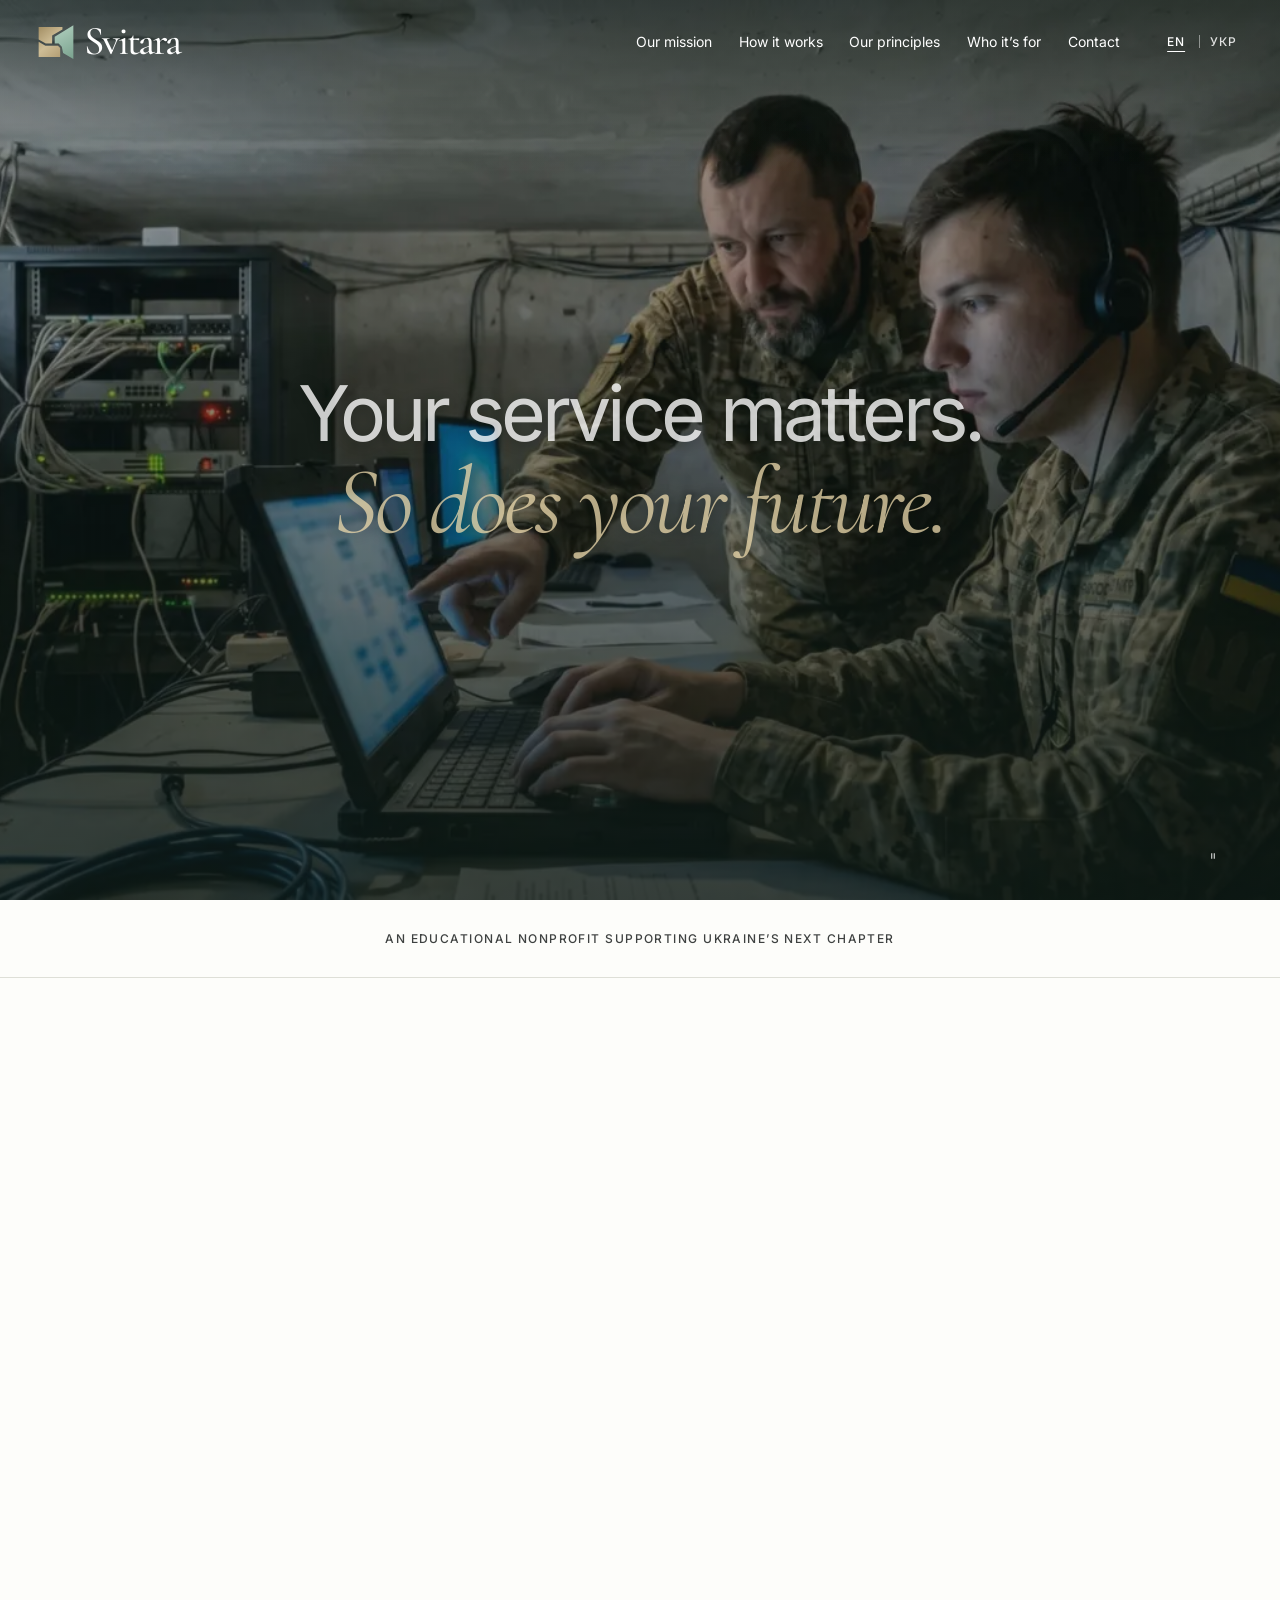
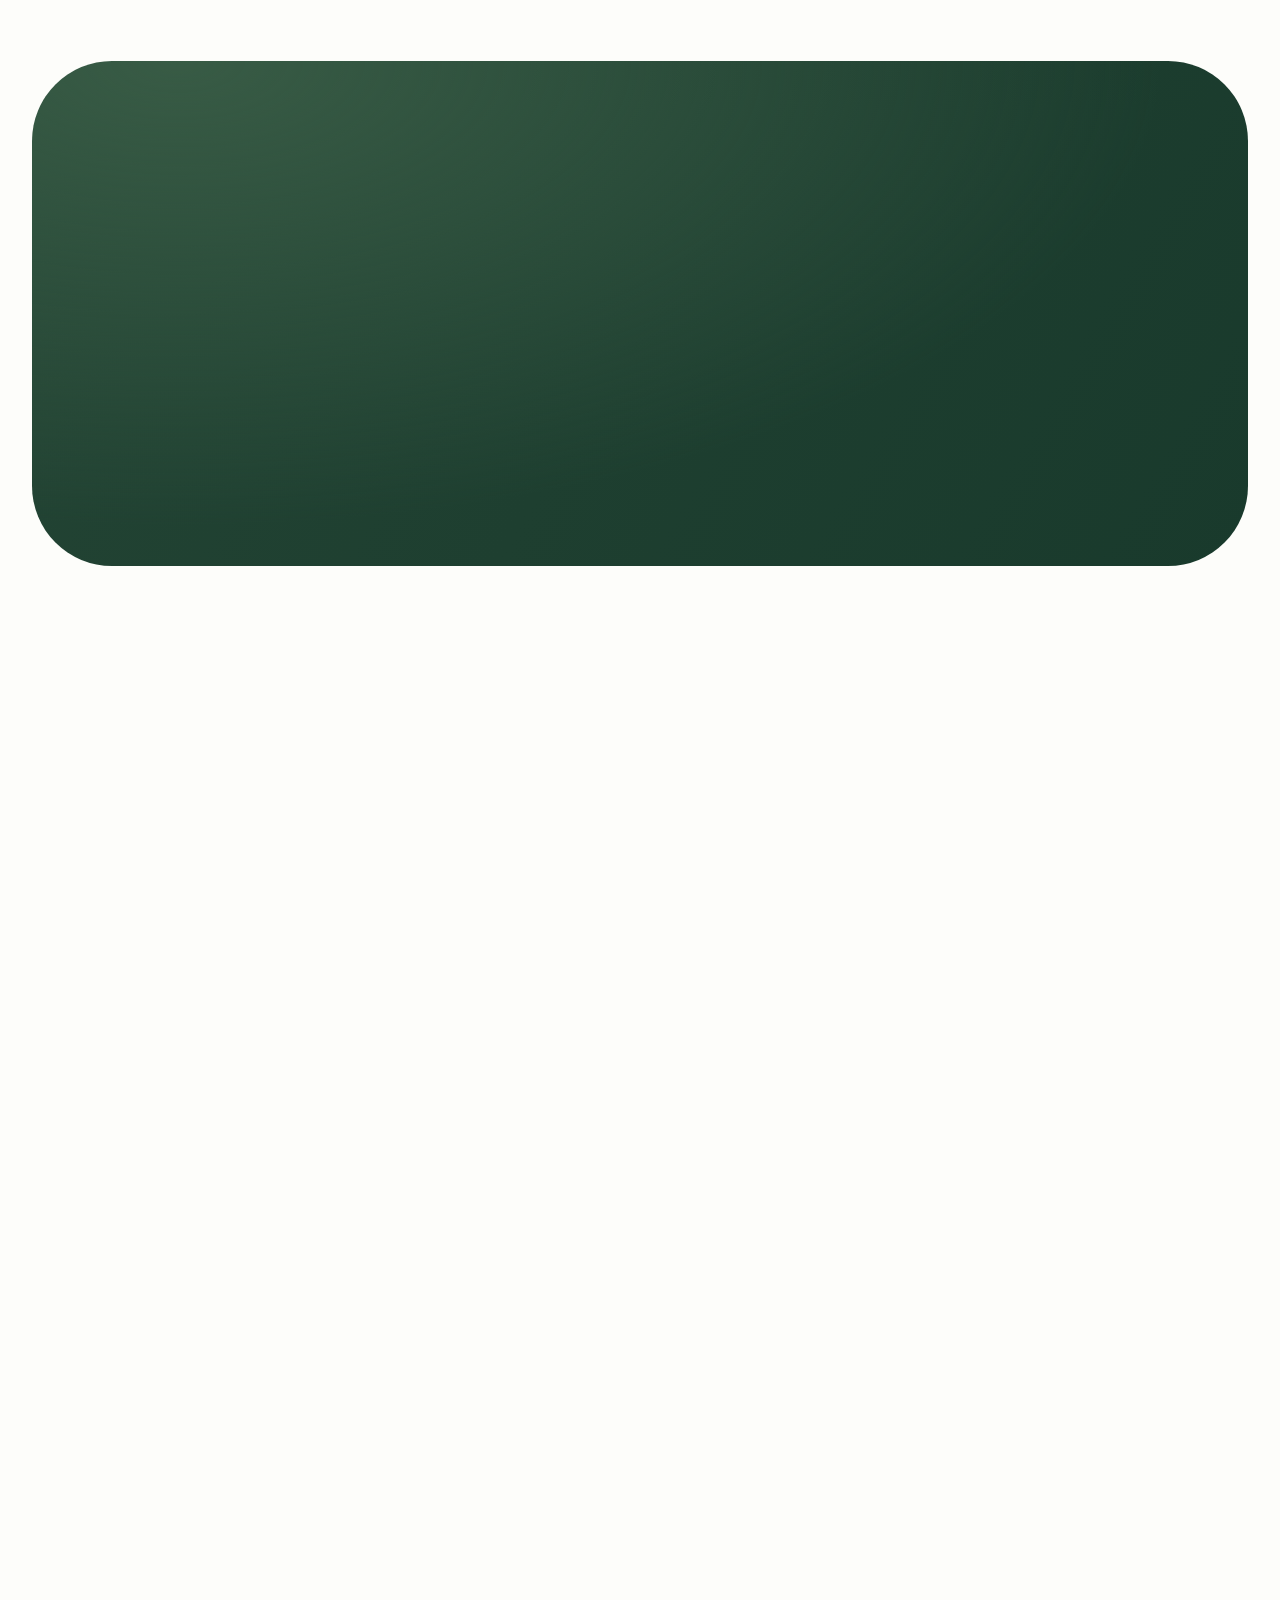
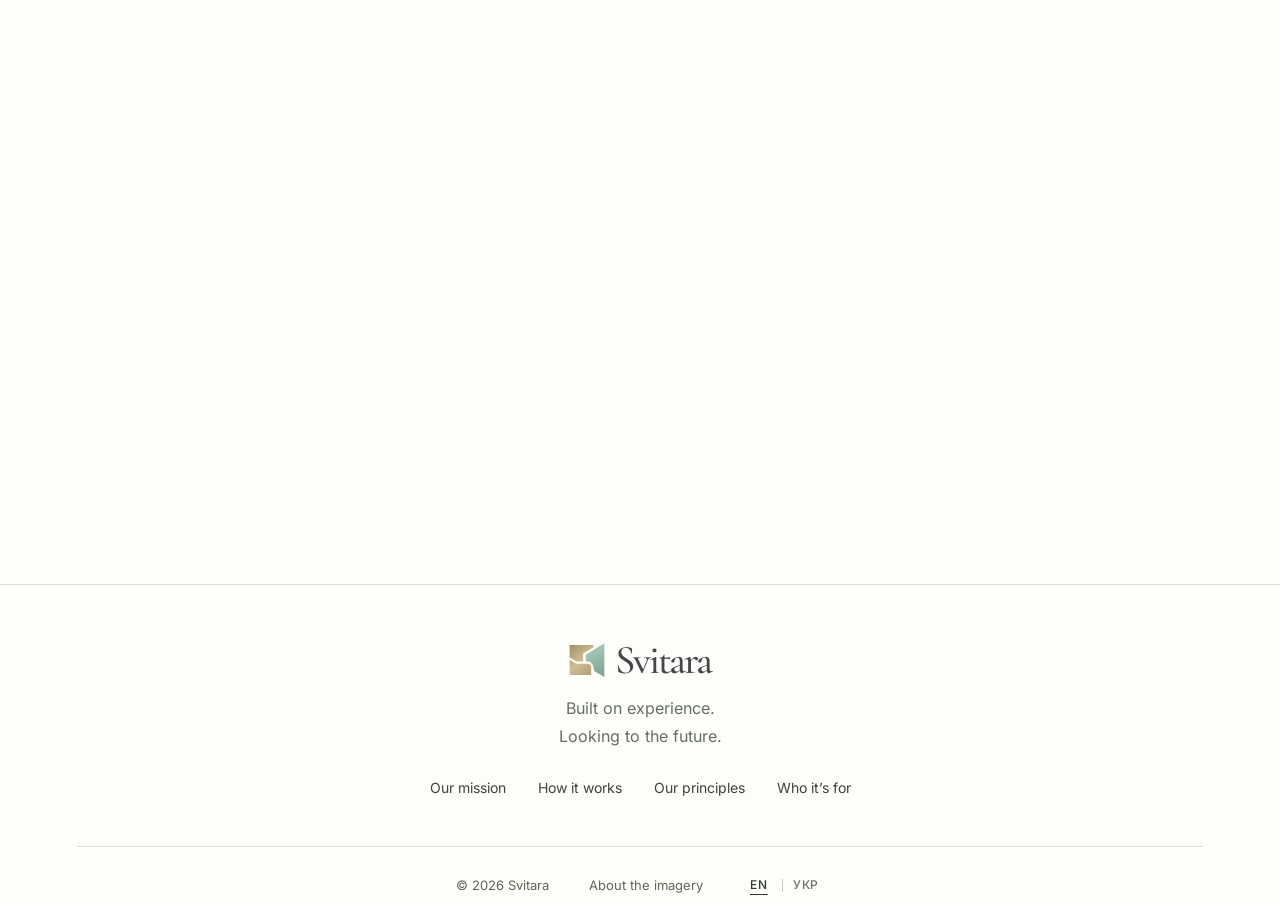
<file: index.html>
<!DOCTYPE html><html  lang="en"><head><meta charset="utf-8"><meta http-equiv="Content-Security-Policy" content="default-src 'self'; script-src 'self' 'sha256-VlZl3muy3adk8agBpp4SFvWrXLCEbgrve4aflmU/u1I=' 'sha256-pIhvPJyOnNd3pIbtKkoFa7lh/qWv2hi28EfiWvZNve8='; style-src 'self' 'sha256-BZgqGB9O7kjaJUNjcawEjA/yw7VzY2d4rf5Ttmofl3M=' 'sha256-de2Mj8yPY2+h8FIM3bMvuDrzHVG9mU0ND26hfcahqTI=' 'sha256-t6jzQi09NlaodCCqnOZ/L7RLNTUQh8wbuC53D7EDFbk=' 'sha256-RIzE+ahT2jY35o8VJaoOObxsxnhi1CreLyVNteLLdqI=' 'sha256-PvZREE1t6TsMC1me8gD+Pg+N9Z8i2/HKzo0kA1duttQ=' 'sha256-vgmswwYhq5w1BLp1Xzj8WScAOBsboRjeiuNC6nSC/lk=' 'sha256-Hu9QRUPUJ1QVIAzEi6rk1xIWfp5DfGum1H/ahA8qRRY='; img-src 'self' data:; font-src 'self'; media-src 'self' blob:; connect-src 'self'; object-src 'none'; base-uri 'self'; form-action 'none'; upgrade-insecure-requests"><meta name="viewport" content="width=device-width, initial-scale=1"><title>Svitara — Your service matters. So does your future.</title><script type="importmap">{"imports":{"#entry":"/_nuxt/B3eWBPCx.js"}}</script><style>.svitara-brand[data-v-3596614c]{color:var(--brand-ink,#45464a);white-space:nowrap;align-items:center;gap:.62rem;transition:color .3s;display:inline-flex}.green-start[data-v-3596614c]{stop-color:var(--brand-green-start,#385a49)}.green-end[data-v-3596614c]{stop-color:var(--brand-green-end,#203e33)}.svitara-brand svg[data-v-3596614c]{flex:none;width:2.25rem;height:2.25rem}.svitara-brand>span[data-v-3596614c]{letter-spacing:-.055em;font:500 2.55rem/.95 Cormorant Garamond,Georgia,serif}</style><style>.error-page[data-v-1a0a7cbe]{color:#3e4140;min-height:100svh;font-family:var(--font-ui);text-align:center;background:#fdfdfa;place-content:center;justify-items:center;gap:.9rem;padding:3rem 1.5rem;display:grid}.error-brand[data-v-1a0a7cbe]{margin-bottom:2rem;text-decoration:none}.error-code[data-v-1a0a7cbe]{color:#284d3c;font:500 clamp(4rem,12vw,7rem)/1 var(--font-serif);letter-spacing:-.03em;margin:0}h1[data-v-1a0a7cbe]{letter-spacing:-.04em;margin:0;font-size:clamp(1.6rem,3vw,2.2rem);font-weight:400}.error-uk[data-v-1a0a7cbe]{color:#284d3c;font:italic 400 clamp(1.4rem,2.6vw,1.9rem)/1.2 var(--font-serif);margin:0}.error-text[data-v-1a0a7cbe]{color:#667061;max-width:28rem;margin:.4rem 0 0;line-height:1.6}.error-links[data-v-1a0a7cbe]{flex-wrap:wrap;justify-content:center;gap:.75rem 2rem;margin-top:1.25rem;display:flex}.error-links a[data-v-1a0a7cbe]{color:#284d3c;border-bottom:1px solid #a6ad9f;align-items:center;min-height:44px;font-size:.9375rem;font-weight:500;text-decoration:none;display:inline-flex}.error-links a[data-v-1a0a7cbe]:hover{color:#7d6636;border-color:#7d6636}.error-page[data-v-1a0a7cbe] :is(a):focus-visible{outline-offset:5px;border-radius:2px;outline:2px solid #8e743f}</style><style>.svitara-site[data-v-e5edd54d]{--site-green:#284d3c;--site-ink:#3e4140;--site-muted:#667061;--site-gold-text:#7a6843;--site-hover:#7d6636;--site-line:#dedfd7;color:var(--site-ink);font-family:var(--font-ui);--section-gap:clamp(7rem, 13vw, 12rem);background:#fdfdfa;font-size:1rem}.svitara-site h2[data-v-e5edd54d]{color:var(--site-ink);letter-spacing:-.05em;font-size:clamp(2.3rem,3.7vw,3.7rem);font-weight:400;line-height:1.13}.svitara-site h2 em[data-v-e5edd54d]{font-family:var(--font-serif);letter-spacing:-.035em;color:var(--site-green);font-size:1.22em;font-weight:400}.svitara-site a[data-v-e5edd54d]{color:inherit}.svitara-site[data-v-e5edd54d] :is(a,button,summary):focus-visible{outline-offset:5px;box-shadow:none;border-radius:2px;outline:2px solid #8e743f}.svitara-site section[id][data-v-e5edd54d]{scroll-margin-top:7rem}.reveal-ready [data-reveal].is-revealed[data-v-e5edd54d]{transition:opacity .9s cubic-bezier(.25,.7,.3,1) var(--reveal-delay,0s),transform 1.1s cubic-bezier(.22,1,.36,1) var(--reveal-delay,0s)}.reveal-ready [data-reveal][data-v-e5edd54d]:not(.is-revealed):not(:focus-within){opacity:0;transform:translateY(28px)}.site-skip[data-v-e5edd54d]{z-index:30;color:#284d3c;background:#fff;padding:.8rem 1.2rem;position:fixed;top:.75rem;left:1rem;transform:translateY(-180%)}.site-skip[data-v-e5edd54d]:focus{transform:translateY(0)}.site-footer[data-v-e5edd54d],.site-header[data-v-e5edd54d]{--brand-green-start:#a9c9b8;--brand-green-end:#7aa28e}.site-header[data-v-e5edd54d]{z-index:20;-webkit-backdrop-filter:blur(12px);backdrop-filter:blur(12px);background:#fdfdfaf5;border-bottom:1px solid #dedfd770;justify-content:space-between;align-items:center;gap:2rem;height:5.25rem;padding:0 clamp(1.25rem,3vw,3.5rem);transition:background-color .3s,border-color .3s,color .3s;display:flex;position:sticky;top:0}@media (orientation:landscape){.site-header.is-over-hero[data-v-e5edd54d]:not(:hover):not(:focus-within){-webkit-backdrop-filter:none;backdrop-filter:none;color:#fff;--brand-ink:#fff;background-color:#0000;border-bottom-color:#0000}.site-header.is-over-hero:not(:hover):not(:focus-within) .menu-toggle[data-v-e5edd54d]{color:#fff}.site-header.is-over-hero[data-v-e5edd54d]:not(:hover):not(:focus-within) .language-option{color:#ffffffd9}.site-header.is-over-hero[data-v-e5edd54d]:not(:hover):not(:focus-within) .language-option.is-current{color:#fff}.site-header.is-over-hero[data-v-e5edd54d]:not(:hover):not(:focus-within) .language-option+.language-option:before{background:#ffffff73}}@media (orientation:portrait){.site-header[data-v-e5edd54d]:before{content:"";pointer-events:none;background:#fdfdfa;height:120px;position:absolute;bottom:100%;left:0;right:0}}.brand-link[data-v-e5edd54d]{text-decoration:none;display:inline-flex}.desktop-nav[data-v-e5edd54d]{align-items:center;gap:clamp(1.2rem,2.1vw,2.5rem);margin-left:auto;display:flex}.desktop-nav a[data-v-e5edd54d]{white-space:nowrap;align-items:center;min-height:44px;font-size:.875rem;text-decoration:none;display:inline-flex}.desktop-nav a[data-v-e5edd54d]:hover{color:var(--site-hover)}.header-actions[data-v-e5edd54d]{align-items:center;gap:1.25rem;margin-left:.5rem;display:flex}.menu-toggle[data-v-e5edd54d]{display:none}.mobile-nav[data-v-e5edd54d]{border-bottom:1px solid var(--site-line);background:#fdfdfa;gap:.2rem;padding:1rem 1.5rem 1.5rem;display:grid;position:absolute;top:100%;left:0;right:0;box-shadow:0 12px 16px #284d3c0c}.mobile-nav a[data-v-e5edd54d]{padding:.75rem 0;text-decoration:none}.purpose-strip[data-v-e5edd54d]{border-bottom:1px solid var(--site-line);flex-wrap:wrap;justify-content:center;align-items:center;gap:1rem 2.5rem;min-height:4.875rem;padding:1rem max(4.3%,50% - 40.875rem);display:flex}.purpose-strip span[data-v-e5edd54d]{letter-spacing:.12em;text-transform:uppercase;font-size:.75rem;font-weight:500}.section-wrap[data-v-e5edd54d]{max-width:93.75rem;margin:0 auto;padding-left:clamp(1.25rem,6vw,6rem);padding-right:clamp(1.25rem,6vw,6rem)}.eyebrow[data-v-e5edd54d]{color:#5f6a5a;letter-spacing:.13em;text-transform:uppercase;align-items:center;gap:.7rem;font-size:.75rem;font-weight:500;line-height:1.5;display:flex}.section-index[data-v-e5edd54d]{color:var(--site-gold-text);letter-spacing:0}.text-link[data-v-e5edd54d]{border-bottom:1px solid #a6ad9f;justify-content:space-between;align-items:center;gap:1.5rem;min-height:44px;padding:.4rem 0;font-size:.875rem;font-weight:500;text-decoration:none;display:inline-flex}.text-link[data-v-e5edd54d]:hover{color:var(--site-hover);border-color:var(--site-hover)}.section-center[data-v-e5edd54d]{text-align:center}.section-center .eyebrow[data-v-e5edd54d]{justify-content:center}.problem[data-v-e5edd54d]{padding-top:clamp(6rem,10vw,9rem)}.problem-head[data-v-e5edd54d]{justify-items:center;gap:1.75rem;display:grid}.problem-head .eyebrow[data-v-e5edd54d]{margin-bottom:1.5rem}.problem-lead[data-v-e5edd54d]{color:#434b40;text-wrap:pretty;max-width:40rem;font-size:1.125rem;line-height:1.65}.problem-stats[data-v-e5edd54d]{grid-template-columns:repeat(3,minmax(0,1fr));gap:clamp(2rem,5vw,5rem);max-width:62rem;margin:clamp(3.5rem,5vw,4.5rem) auto 0;padding:0;list-style:none;display:grid}.problem-stats>li[data-v-e5edd54d]{align-content:start;justify-items:center;gap:.6rem;display:grid}.problem-value[data-v-e5edd54d]{color:var(--site-green);font:500 clamp(2.8rem,4.2vw,4rem)/1 var(--font-serif);letter-spacing:-.02em;font-variant-numeric:lining-nums}.problem-label[data-v-e5edd54d]{max-width:17rem;color:var(--site-muted);font-size:.9375rem;line-height:1.5}.problem-sources[data-v-e5edd54d]{color:var(--site-muted);margin-top:2rem;font-size:.75rem;line-height:1.6}.problem-sources summary[data-v-e5edd54d]{cursor:pointer;letter-spacing:.06em;align-items:center;gap:.45rem;min-height:32px;list-style:none;display:inline-flex}.problem-sources summary[data-v-e5edd54d]::-webkit-details-marker{display:none}.problem-sources summary[data-v-e5edd54d]:after{content:"+";font-size:.9rem;line-height:1}.problem-sources[open] summary[data-v-e5edd54d]:after{content:"−"}.problem-sources summary[data-v-e5edd54d]:hover{color:var(--site-hover)}.problem-sources ul[data-v-e5edd54d]{justify-items:center;gap:.3rem;margin:.35rem 0 0;padding:0;list-style:none;display:grid}.problem-sources a[data-v-e5edd54d]{text-underline-offset:3px;-webkit-text-decoration:underline #c9ccc2;text-decoration:underline #c9ccc2}.problem-sources a[data-v-e5edd54d]:hover{color:var(--site-hover);text-decoration-color:currentColor}.mission[data-v-e5edd54d]{padding-top:var(--section-gap)}.mission>.eyebrow[data-v-e5edd54d]{margin-bottom:1.5rem}.mission-body[data-v-e5edd54d]{justify-items:center;gap:clamp(2rem,3vw,2.75rem);display:grid}.mission-detail[data-v-e5edd54d]{gap:1.25rem;max-width:40rem;display:grid}.mission-detail p[data-v-e5edd54d]{text-wrap:pretty;color:var(--site-muted);font-size:1rem;line-height:1.75}.mission-detail>p[data-v-e5edd54d]:first-child{color:#434b40;font-size:1.125rem;line-height:1.65}.approach[data-v-e5edd54d]{padding-top:var(--section-gap);padding-bottom:var(--section-gap)}.approach .section-heading[data-v-e5edd54d]{flex-direction:column;align-items:center;gap:1rem}.section-heading[data-v-e5edd54d]{justify-content:space-between;align-items:end;gap:2rem;margin-bottom:2.5rem;display:flex}.section-heading .eyebrow[data-v-e5edd54d]{margin-bottom:1rem}.section-heading>p[data-v-e5edd54d]{color:var(--site-muted);padding-bottom:.3rem;font-size:.9375rem;line-height:1.7}.principles-section[data-v-e5edd54d]{color:#e9eee3;background:radial-gradient(at 12% 0,#385b45,#0000 65%),linear-gradient(120deg,#234434,#193a2c);border-radius:80px;margin:0 2.5%}.principles-inner[data-v-e5edd54d]{text-align:center;max-width:78rem;margin:0 auto;padding:56px 5% 48px}.principles-inner>.eyebrow[data-v-e5edd54d]{color:#c9d3c1;justify-content:center;margin-bottom:.75rem}.principles-inner .section-index[data-v-e5edd54d]{color:#dcc899}.principles-inner h2[data-v-e5edd54d]{color:#fff;font-size:clamp(1.9rem,3vw,2.75rem)}.principles-inner h2 em[data-v-e5edd54d]{color:#d9c393}.principles-inner .principles-intro[data-v-e5edd54d]{color:#d3dbce;margin-top:.9rem;font-size:1rem;line-height:1.65}.principles[data-v-e5edd54d]{text-align:left;grid-template-columns:repeat(4,minmax(0,1fr));margin:2.25rem 0 1.75rem;padding:0;list-style:none;display:grid}.principles>li[data-v-e5edd54d]{grid-template-columns:auto minmax(0,1fr);align-content:start;align-items:center;gap:.65rem;padding:0 1rem;display:grid;position:relative}.principles>li[data-v-e5edd54d]:not(:last-child):before{content:"";background:linear-gradient(90deg,#d4be8f8c,#d4be8f40);height:1px;position:absolute;top:-12px;left:1rem;right:-1rem}.principles>li[data-v-e5edd54d]:after{content:"";background:#d4be8f;border-radius:50%;width:5px;height:5px;position:absolute;top:-14px;left:1rem}.principle-number[data-v-e5edd54d]{color:#d9c393;font:italic 400 2.25rem/1 var(--font-serif);display:block}.principles h3[data-v-e5edd54d]{color:#f6f8f2;letter-spacing:-.02em;margin:0;font-size:1rem;font-weight:500;line-height:1.4}.principles p[data-v-e5edd54d]{color:#c8d4c5;grid-column:1/-1;font-size:.9375rem;line-height:1.65}.light-link[data-v-e5edd54d]{border-color:#c9c6ac7a;color:#f2ebdc!important}.light-link[data-v-e5edd54d]:hover{border-color:#e6d4a8;color:#e6d4a8!important}.principles-section[data-v-e5edd54d] :is(a,button):focus-visible{outline-color:#f7e0aa}.people-section[data-v-e5edd54d]{padding-top:var(--section-gap);padding-bottom:var(--section-gap);grid-template-columns:.95fr 1fr;align-items:center;gap:7%;display:grid}.people-photo[data-v-e5edd54d]{border-radius:8px 130px 8px 8px;align-self:stretch;min-height:39rem;position:relative;overflow:hidden;box-shadow:0 18px 45px #284d3c12}.people-photo[data-v-e5edd54d]:after{content:"";background:linear-gradient(#0000 55%,#172e23b3);position:absolute;inset:0}.people-photo img[data-v-e5edd54d],.people-video[data-v-e5edd54d] video{-o-object-fit:cover;object-fit:cover;-o-object-position:center;object-position:center;width:100%;max-width:none;height:100%;position:absolute;inset:0}.people-video[data-v-e5edd54d]{z-index:0;opacity:0;transition:opacity .4s;position:absolute;inset:0}.people-video.is-ready[data-v-e5edd54d]{opacity:1}.people-video[data-v-e5edd54d] video{opacity:0}.people-video[data-v-e5edd54d] video.is-leaving{z-index:1;opacity:1}.people-video[data-v-e5edd54d] video.is-active{z-index:2;opacity:1;transition:opacity .35s ease-in-out}.people-caption[data-v-e5edd54d]{z-index:1;color:#fff3d9;font:italic 400 clamp(2rem,3vw,3rem)/1.1 var(--font-serif);position:absolute;bottom:2rem;left:2rem;right:1rem}.people-motion[data-v-e5edd54d]{z-index:2;color:#fff;cursor:pointer;opacity:.7;background:0 0;border:0;border-radius:50%;place-items:center;width:24px;height:24px;padding:0;transition:opacity .2s,background-color .2s;display:grid;position:absolute;bottom:.85rem;right:.85rem}.people-motion svg[data-v-e5edd54d]{width:8px;height:8px}.people-motion[data-v-e5edd54d]:focus-visible,.people-motion[data-v-e5edd54d]:hover{opacity:1;background:#1c302a99}.people-motion[data-v-e5edd54d]:focus-visible{outline-offset:3px;outline:2px solid #f7e0aa}.people-camera[data-v-e5edd54d]{z-index:0;position:absolute;inset:0;scale:1.06}@media (prefers-reduced-motion:no-preference){.people-camera[data-v-e5edd54d]{animation:29s ease-in-out infinite people-wander-e5edd54d,37s ease-in-out infinite alternate people-breathe-e5edd54d,43s ease-in-out infinite alternate people-tilt-e5edd54d}.people-photo.is-paused .people-camera[data-v-e5edd54d]{animation-play-state:paused}}@keyframes people-wander-e5edd54d{0%,to{translate:0}22%{translate:-1.1% .5%}47%{translate:.7% -.8%}71%{translate:1% .6%}88%{translate:-.5% -.4%}}@keyframes people-breathe-e5edd54d{0%{scale:1.045}55%{scale:1.07}to{scale:1.055}}@keyframes people-tilt-e5edd54d{0%{rotate:-.22deg}to{rotate:.26deg}}@media (prefers-reduced-motion:reduce){.people-video[data-v-e5edd54d]{display:none}}.people-content>.eyebrow[data-v-e5edd54d]{margin-bottom:1.2rem}.people-content h2[data-v-e5edd54d]{margin-bottom:2rem;font-size:clamp(2rem,3vw,3rem)}.audience-row[data-v-e5edd54d]{border-top:1px solid var(--site-line);grid-template-columns:1.6rem 1fr;gap:1rem;padding:1.45rem 0;display:grid}.audience-row>span[data-v-e5edd54d]{color:var(--site-gold-text);padding-top:.2rem;font-size:.8125rem}.audience-row h3[data-v-e5edd54d]{color:#3e473e;letter-spacing:-.02em;font-size:1.0625rem;font-weight:500;line-height:1.5}.audience-row p[data-v-e5edd54d]{color:var(--site-muted);margin-top:.5rem;font-size:.9375rem;line-height:1.8}.planned-label[data-v-e5edd54d]{vertical-align:middle;color:#4d5649;letter-spacing:.05em;text-transform:uppercase;border:1px solid #c3c8b9;border-radius:999px;margin-left:.6rem;padding:.3rem .55rem;font-size:.75rem;font-weight:500;line-height:1;display:inline-block}.contact-section[data-v-e5edd54d]{padding-bottom:var(--section-gap);justify-items:center;gap:2rem;display:grid}.contact-section .eyebrow[data-v-e5edd54d]{margin-bottom:1.25rem}.contact-details[data-v-e5edd54d]{max-width:34rem}.contact-details>p[data-v-e5edd54d]{color:var(--site-muted);font-size:1rem;line-height:1.8}.contact-details .contact-email[data-v-e5edd54d]{color:var(--site-green);overflow-wrap:anywhere;border-color:#b8a07480;margin-top:1.5rem;padding-bottom:.7rem;font-size:clamp(1.05rem,1.6vw,1.4rem);display:inline-flex}.contact-details .contact-topics[data-v-e5edd54d]{margin-top:1rem;font-size:.8125rem}.site-footer[data-v-e5edd54d]{border-top:1px solid var(--site-line);text-align:center;padding:3.5rem max(6%,50% - 40.875rem) 1.75rem}.footer-main[data-v-e5edd54d]{justify-items:center;gap:1rem;padding-bottom:2.25rem;display:grid}.footer-main>.brand-link[data-v-e5edd54d]{align-self:start}.footer-main>p[data-v-e5edd54d]{color:var(--site-muted);font-size:1rem;line-height:1.7}.footer-main nav[data-v-e5edd54d]{-moz-column-gap:2rem;flex-wrap:wrap;justify-content:center;column-gap:2rem;display:flex}.footer-main nav a[data-v-e5edd54d]{align-items:center;min-height:44px;font-size:.875rem;text-decoration:none;display:flex}.footer-main nav a[data-v-e5edd54d]:hover{text-decoration:underline}.footer-bottom[data-v-e5edd54d]{border-top:1px solid var(--site-line);color:#5f6858;flex-wrap:wrap;justify-content:center;align-items:center;gap:.5rem 2.5rem;padding-top:1.4rem;font-size:.8125rem;line-height:1.7;display:flex}.media-credits[data-v-e5edd54d]{max-width:340px}.media-credits summary[data-v-e5edd54d]{cursor:pointer;align-items:center;gap:.4rem;min-height:32px;display:flex}.media-credits p[data-v-e5edd54d]{padding-top:.5rem}@media (width>=1500px){.principles-section[data-v-e5edd54d]{border-radius:260px}}@media (width>=1181px){.purpose-strip[data-v-e5edd54d]{padding-left:max(clamp(1.25rem,6vw,6rem),50% - 40.875rem);padding-right:max(clamp(1.25rem,6vw,6rem),50% - 40.875rem)}}@media (width<=1180px){.desktop-nav[data-v-e5edd54d]{gap:1.1rem}.header-actions[data-v-e5edd54d]{gap:.9rem;margin-left:.5rem}.site-header[data-v-e5edd54d]{gap:1.25rem}}@media (width<=1100px){.principles[data-v-e5edd54d]{grid-template-columns:repeat(2,minmax(0,1fr));gap:2.25rem 0}.principles>li[data-v-e5edd54d]:nth-child(2):before{display:none}.people-photo[data-v-e5edd54d]{min-height:620px}}@media (width<=1040px){.desktop-nav[data-v-e5edd54d]{display:none}.menu-toggle[data-v-e5edd54d]{min-height:44px;color:var(--site-ink);cursor:pointer;background:0 0;border:0;align-items:center;gap:.7rem;padding:.5rem 0 .5rem .4rem;font-size:.875rem;display:flex}.menu-toggle span[data-v-e5edd54d]{font-size:1.3rem}}@media (width<=800px){.problem[data-v-e5edd54d]{padding-top:64px}.section-center[data-v-e5edd54d]{text-align:left}.section-center .eyebrow[data-v-e5edd54d]{justify-content:flex-start}.problem-head[data-v-e5edd54d]{gap:1.5rem}.problem-head[data-v-e5edd54d],.problem-sources ul[data-v-e5edd54d],.problem-stats>li[data-v-e5edd54d]{justify-items:start}.approach .section-heading[data-v-e5edd54d]{align-items:flex-start}.svitara-site[data-v-e5edd54d]{--section-gap:6rem}.problem-stats[data-v-e5edd54d]{grid-template-columns:1fr;gap:1.75rem;margin-top:2.75rem}.problem-stats>li[data-v-e5edd54d]{gap:.35rem}.problem-value[data-v-e5edd54d]{font-size:2.6rem}.problem-sources[data-v-e5edd54d]{margin-top:1.5rem}.mission-body[data-v-e5edd54d]{justify-items:start;gap:1.75rem}.mission-detail[data-v-e5edd54d]{max-width:none}.section-heading[data-v-e5edd54d]{align-items:start}.section-heading>p[data-v-e5edd54d]{display:none}.principles-section[data-v-e5edd54d]{border-radius:48px}.people-section[data-v-e5edd54d]{grid-template-columns:1fr;gap:3rem}.people-photo[data-v-e5edd54d]{aspect-ratio:1.2;align-self:start;width:100%;min-height:0}.contact-section[data-v-e5edd54d]{justify-items:start;gap:1.75rem}}@media (width<=700px){.site-header[data-v-e5edd54d]{gap:.75rem;height:72px;padding:0 5%}.header-actions[data-v-e5edd54d]{gap:.6rem;margin-left:0}.brand-link[data-v-e5edd54d] .svitara-brand svg{width:1.9rem;height:1.9rem}.brand-link[data-v-e5edd54d] .svitara-brand>span{font-size:2.25rem}.site-header .brand-link[data-v-e5edd54d] .svitara-brand svg{width:1.35rem;height:1.35rem}.site-header .brand-link[data-v-e5edd54d] .svitara-brand>span{font-size:1.55rem}.purpose-strip[data-v-e5edd54d]{text-align:center;justify-content:center;min-height:64px;padding:1rem 1.25rem}.purpose-strip span[data-v-e5edd54d]{letter-spacing:.08em;line-height:1.5}.section-wrap[data-v-e5edd54d]{padding-left:6%;padding-right:6%}.section-heading[data-v-e5edd54d]{margin-bottom:1.75rem}.principles-section[data-v-e5edd54d]{border-radius:32px;margin:0 4%}.principles-inner[data-v-e5edd54d]{padding:40px 7% 36px}.principles[data-v-e5edd54d]{grid-template-columns:1fr;gap:1.25rem}.principles>li[data-v-e5edd54d]{grid-template-columns:2.25rem minmax(0,1fr);gap:.5rem 1rem;padding:0}.principles .principle-number[data-v-e5edd54d]{grid-row:1/3;align-self:start}.principles p[data-v-e5edd54d]{grid-column:2}.principles>li[data-v-e5edd54d]:not(:last-child):before{background:linear-gradient(#d4be8f80,#d4be8f26);width:1px;height:auto;display:block;inset:2.75rem auto -.5rem 1rem}.principles>li[data-v-e5edd54d]:after{display:none}.people-photo[data-v-e5edd54d]{border-top-right-radius:85px}.people-caption[data-v-e5edd54d]{bottom:1.5rem;left:1.5rem}.footer-main[data-v-e5edd54d]{gap:1.5rem}.footer-main nav[data-v-e5edd54d]{grid-template-columns:repeat(2,auto);justify-content:center;display:grid}.footer-main>p[data-v-e5edd54d]{font-size:.9375rem}.footer-bottom[data-v-e5edd54d]{flex-direction:column;gap:.6rem}}@media (width<=380px){.site-header[data-v-e5edd54d]{gap:.5rem;padding:0 4%}.header-actions[data-v-e5edd54d]{gap:.4rem}.menu-toggle[data-v-e5edd54d]{gap:.35rem}.brand-link[data-v-e5edd54d] .svitara-brand>span{font-size:2rem}.brand-link[data-v-e5edd54d] .svitara-brand svg{width:1.7rem;height:1.7rem}}@media (prefers-reduced-motion:reduce){.reveal-ready [data-reveal][data-v-e5edd54d]{transition:none;opacity:1!important;transform:none!important}}@media (prefers-contrast:more){.svitara-site[data-v-e5edd54d]{--site-muted:#4a5246;--site-line:#a9ad9f}.eyebrow[data-v-e5edd54d],.footer-bottom[data-v-e5edd54d]{color:#3e4140}.principles p[data-v-e5edd54d],.principles-inner .principles-intro[data-v-e5edd54d]{color:#eef2ea}}@media print{.reveal-ready [data-reveal][data-v-e5edd54d]{transition:none;opacity:1!important;transform:none!important}}</style><style>.language-switch[data-v-ff189780]{flex:none;gap:.15rem}.language-option[data-v-ff189780],.language-switch[data-v-ff189780]{align-items:center;display:inline-flex}.language-option[data-v-ff189780]{color:#6a7265;letter-spacing:.08em;justify-content:center;min-width:32px;min-height:32px;padding:0 .3rem;font-size:.75rem;font-weight:500;text-decoration:none}.language-option+.language-option[data-v-ff189780]:before{content:"";background:#c9ccc1;width:1px;height:.8rem;margin-right:.6rem}.language-option[data-v-ff189780]:hover{color:#284d3c}.language-option.is-current[data-v-ff189780]{color:#2f3a33;text-underline-offset:5px;-webkit-text-decoration:underline;text-decoration:underline;text-decoration-thickness:1px}.language-option[data-v-ff189780]:focus-visible{outline-offset:2px;outline:2px solid #8e743f}@media (prefers-contrast:more){.language-option[data-v-ff189780]{color:#3e4140}}</style><style>.hero[data-v-22df1fe7]{color:#fff;background:#293c33;flex-direction:column;min-height:100svh;margin-top:-5.25rem;display:flex;position:relative;overflow:hidden}.hero-image[data-v-22df1fe7],.hero-shade[data-v-22df1fe7],.hero-video[data-v-22df1fe7]{width:100%;max-width:none;height:100%;position:absolute;inset:0}.hero-image[data-v-22df1fe7],.hero-video[data-v-22df1fe7] video{-o-object-fit:cover;object-fit:cover;-o-object-position:center top;object-position:center top}.hero-video[data-v-22df1fe7]{z-index:0;opacity:0;transition:opacity .35s}.hero-video.is-ready[data-v-22df1fe7]{opacity:1}.hero-video[data-v-22df1fe7] video{width:100%;max-width:none;height:100%;position:absolute;inset:0}.hero-video[data-v-22df1fe7] .hero-scene{opacity:0}.hero-video[data-v-22df1fe7] .hero-scene.is-leaving{z-index:1;opacity:1}.hero-video[data-v-22df1fe7] .hero-scene.is-active{z-index:2;opacity:1;transition:opacity .7s ease-in-out}.hero-shade[data-v-22df1fe7]{background:linear-gradient(#0a14108c,#0a141000 11rem),linear-gradient(#0f1d184d,#0f1d1880 48%,#0f1d18c7)}.hero-copy[data-v-22df1fe7]{z-index:1;text-align:center;flex-direction:column;flex:1;justify-content:center;align-items:center;padding:8.25rem 1.5rem 7rem;display:flex;position:relative}h1[data-v-22df1fe7]{text-shadow:0 1px 14px #08140e73;color:#fff;opacity:.78;letter-spacing:-.055em;max-width:16em;font-size:clamp(3.3rem,6vw,6.5rem);font-weight:400;line-height:1.08}h1 em[data-v-22df1fe7]{color:#e6d4a8;font:italic 400 1.24em/.96 var(--font-serif);letter-spacing:-.03em}.hero-bottom[data-v-22df1fe7]{z-index:2;justify-content:flex-end;align-items:end;gap:1rem;display:flex;position:absolute;bottom:2rem;left:max(4.3%,50% - 40.875rem);right:max(4.3%,50% - 40.875rem)}.motion-toggle[data-v-22df1fe7]{color:#fff;opacity:.7;cursor:pointer;background:0 0;border:0;border-radius:50%;place-items:center;width:24px;height:24px;padding:0;transition:opacity .2s,background-color .2s;display:grid}.motion-toggle svg[data-v-22df1fe7]{width:8px;height:8px}.motion-toggle[data-v-22df1fe7]:focus-visible,.motion-toggle[data-v-22df1fe7]:hover{opacity:1;background:#1c302a99}.hero button[data-v-22df1fe7]:focus-visible{outline-offset:5px;box-shadow:none;outline:2px solid #f7e0aa}@media (width<=700px){.hero[data-v-22df1fe7]{margin-top:-72px}.hero-shade[data-v-22df1fe7]{background:linear-gradient(#0a141080,#0a141000 8rem),linear-gradient(#0f1d181f,#0f1d1847 35%,#0f1d18d1 72%,#0f1d18e6)}.hero-copy[data-v-22df1fe7]{justify-content:flex-end;padding:calc(72px + 2rem) 1.25rem 2.5rem}h1[data-v-22df1fe7]{letter-spacing:-.05em;text-wrap:balance;font-size:clamp(2.25rem,9.2vw,3.4rem)}.hero-bottom[data-v-22df1fe7]{inset:calc(72px + 1rem) 1rem auto auto}}@media (orientation:portrait){.hero[data-v-22df1fe7]{--header:5.25rem;height:calc(100vh - var(--header));height:calc(100svh - var(--header));min-height:0;margin-top:0}.hero-image[data-v-22df1fe7]{-o-object-position:62% center;object-position:62% center}.hero-video[data-v-22df1fe7] video{-o-object-position:var(--focus,50%) center;object-position:var(--focus,50%) center}.hero-shade[data-v-22df1fe7]{background:linear-gradient(#0f1d1833,#0f1d186b 50%,#0f1d189e)}.hero-copy[data-v-22df1fe7]{justify-content:center;padding:1.5rem 1.25rem}.hero-bottom[data-v-22df1fe7]{inset:auto .9rem .9rem auto}}@media (orientation:portrait) and (width<=700px){.hero[data-v-22df1fe7]{--header:72px}}@media (prefers-reduced-motion:no-preference){.hero-copy[data-v-22df1fe7]>*{animation:1.2s cubic-bezier(.22,1,.36,1) both hero-rise-22df1fe7}}@keyframes hero-rise-22df1fe7{0%{opacity:0;transform:translateY(18px)}}@media (prefers-reduced-motion:reduce){.hero-video[data-v-22df1fe7]{display:none}}@media (prefers-contrast:more){.hero-shade[data-v-22df1fe7]{background:#0a1410c7}.motion-toggle[data-v-22df1fe7],h1[data-v-22df1fe7]{opacity:1}}</style><style>.pathway-tabs[data-v-b60e64dc]{grid-template-columns:repeat(3,minmax(0,1fr));justify-items:center;gap:clamp(1.5rem,4vw,3.5rem);display:grid}.pathway-tab[data-v-b60e64dc]{color:#fff;cursor:pointer;background:0 0;border:0;flex-direction:column;align-items:center;gap:.75rem;max-width:21.25rem;padding:0;display:flex}.pathway-media[data-v-b60e64dc],.pathway-tab[data-v-b60e64dc]{width:100%;position:relative}.pathway-media[data-v-b60e64dc]{aspect-ratio:1;isolation:isolate;border-radius:50%;transition:box-shadow .25s;display:block;overflow:hidden;box-shadow:0 0 0 1px #b7bbaf}.pathway-media img[data-v-b60e64dc],.pathway-media[data-v-b60e64dc]:after{z-index:-2;-o-object-fit:cover;object-fit:cover;-o-object-position:52% center;object-position:52% center;width:100%;max-width:none;height:100%;position:absolute;inset:0}.pathway-media img[data-v-b60e64dc],.pathway-video[data-v-b60e64dc]{filter:grayscale(.8)brightness(.88);transition:filter .35s,transform .7s cubic-bezier(.22,1,.36,1)}.pathway-video[data-v-b60e64dc]{z-index:-2;opacity:0;transition:filter .35s,opacity .4s;position:absolute;inset:0}.pathway-video.is-ready[data-v-b60e64dc]{opacity:1}.pathway-video[data-v-b60e64dc] video{-o-object-fit:cover;object-fit:cover;-o-object-position:52% center;object-position:52% center;width:100%;max-width:none;height:100%;position:absolute;inset:0}.pathway-video[data-v-b60e64dc] video.is-front{z-index:1}.pathway-media[data-v-b60e64dc]:after{z-index:-1;content:"";background:linear-gradient(#11281e24 8%,#11281e8c 56%,#11281e99)}.pathway-number[data-v-b60e64dc]{color:#fff;letter-spacing:.05em;background:#183b2bd9;border:1px solid #ffffff59;border-radius:50%;place-items:center;width:2rem;height:2rem;font-size:.75rem;display:grid;position:absolute;top:18%;left:18%}.pathway-title[data-v-b60e64dc]{pointer-events:none;font:italic 500 clamp(1.65rem,2.8vw,2.6rem)/1.05 var(--font-serif);letter-spacing:-.035em;text-align:center;text-shadow:0 2px 12px #08201580;place-items:center;padding:0 12%;display:grid;position:absolute;inset:0}.pathway-tab.is-selected .pathway-media[data-v-b60e64dc]{box-shadow:0 0 0 5px #fdfdfa,0 0 0 8px #284d3c}.pathway-tab.is-selected .pathway-media img[data-v-b60e64dc],.pathway-tab.is-selected .pathway-video[data-v-b60e64dc]{filter:saturate(.92)contrast(1.03)}.pathway-tab:not(.is-selected):hover .pathway-media[data-v-b60e64dc]{box-shadow:0 0 0 1px #284d3c}.pathway-tab:not(.is-selected):hover .pathway-media img[data-v-b60e64dc],.pathway-tab:not(.is-selected):hover .pathway-video[data-v-b60e64dc]{filter:grayscale(.35)brightness(.92)}.pathway-motion-row[data-v-b60e64dc]{justify-content:flex-end;max-width:72rem;margin:1rem auto -1rem;display:flex}.pathway-motion[data-v-b60e64dc]{color:#284d3c;cursor:pointer;opacity:.65;background:0 0;border:0;border-radius:50%;place-items:center;width:24px;height:24px;padding:0;transition:opacity .2s,background-color .2s;display:grid}.pathway-motion svg[data-v-b60e64dc]{width:8px;height:8px}.pathway-motion[data-v-b60e64dc]:focus-visible,.pathway-motion[data-v-b60e64dc]:hover{opacity:1;background:#eef0ea}.pathway-motion[data-v-b60e64dc]:focus-visible{outline-offset:3px;outline:2px solid #8e743f}.pathway-tab[data-v-b60e64dc]:focus-visible{outline:none}.pathway-tab:focus-visible .pathway-media[data-v-b60e64dc]{outline-offset:12px;outline:3px solid #8e743f}.pathway-panel[data-v-b60e64dc]{text-align:center;border-top:1px solid #dedfd7;align-content:start;justify-items:center;gap:.75rem;max-width:46rem;min-height:150px;margin:2.25rem auto 0;padding-top:2rem;display:grid}.pathway-panel[data-v-b60e64dc]:focus-visible{outline-offset:6px;outline:2px solid #8e743f}.pathway-panel h3[data-v-b60e64dc]{color:#3a4139;letter-spacing:-.03em;font-size:1.25rem;font-weight:500;line-height:1.45}.pathway-panel p[data-v-b60e64dc]{color:#5b6456;max-width:42rem;font-size:1rem;line-height:1.8}@media (hover:hover) and (pointer:fine){.pathway-tab:hover .pathway-media img[data-v-b60e64dc]{transform:scale(1.04)}}@media (width<=800px){.pathway-panel[data-v-b60e64dc]{text-align:left;justify-items:start;max-width:none}}@media (width<=700px){.pathway-tabs[data-v-b60e64dc]{align-items:start;gap:.75rem}.pathway-tab[data-v-b60e64dc]{color:#2f3a33;gap:.6rem}.pathway-number[data-v-b60e64dc]{display:none}.pathway-title[data-v-b60e64dc]{font:500 .875rem/1.3 var(--font-ui);letter-spacing:-.01em;text-shadow:none;padding:0;position:static}.pathway-tab.is-selected .pathway-media[data-v-b60e64dc]{box-shadow:0 0 0 3px #fdfdfa,0 0 0 6px #284d3c}.pathway-tab.is-selected .pathway-title[data-v-b60e64dc]{color:#284d3c;text-underline-offset:5px;-webkit-text-decoration:underline;text-decoration:underline;text-decoration-thickness:1px}.pathway-tab:focus-visible .pathway-media[data-v-b60e64dc]{outline-offset:8px}.pathway-panel[data-v-b60e64dc]{min-height:0;margin-top:1.5rem;padding-top:1.5rem}}@media (prefers-reduced-motion:reduce){.pathway-media[data-v-b60e64dc],.pathway-media img[data-v-b60e64dc]{transition:none}.pathway-tab:hover .pathway-media img[data-v-b60e64dc]{transform:none}}@media (prefers-contrast:more){.pathway-media[data-v-b60e64dc]{box-shadow:0 0 0 1px #3e4140}.pathway-panel p[data-v-b60e64dc]{color:#3e4140}}</style><link rel="stylesheet" href="/_nuxt/entry.DmG78vzu.css" crossorigin><link rel="stylesheet" href="/_nuxt/SvitaraHome.BL7d7mS4.css" crossorigin><link rel="preload" as="font" type="font/woff2" href="/fonts/inter-latin-400-normal.woff2" crossorigin><link rel="preload" as="font" type="font/woff2" href="/fonts/cormorant-garamond-latin-400-italic.woff2" crossorigin><link rel="preload" as="fetch" crossorigin="anonymous" href="/_payload.json?_b=699a9489-7f68-49b4-a0bf-650c85ca1b34"><link rel="modulepreload" as="script" crossorigin href="/_nuxt/B3eWBPCx.js"><link rel="modulepreload" as="script" crossorigin href="/_nuxt/Co_469Lr.js"><link rel="modulepreload" as="script" crossorigin href="/_nuxt/BdHLdy92.js"><script type="module" src="/_nuxt/B3eWBPCx.js" crossorigin></script><meta name="theme-color" content="#fdfdfa"><link rel="icon" type="image/svg+xml" href="/website/favicon.svg"><link rel="apple-touch-icon" href="/website/apple-touch-icon.png"><link rel="canonical" href="https://svitara.org/"><link rel="alternate" type="text/html" hreflang="en" href="https://svitara.org/"><link rel="alternate" type="text/html" hreflang="uk" href="https://svitara.org/uk/"><link rel="alternate" type="text/html" hreflang="x-default" href="https://svitara.org/"><script type="application/ld+json">{"@context":"https://schema.org","@type":"Organization","name":"Svitara","url":"https://svitara.org/","logo":"https://svitara.org/website/svitara-logo-512.png","email":"info@svitara.org","description":"Svitara is an educational nonprofit helping Ukrainian veterans and war-affected workers build on existing skills through assessment, focused learning and a path toward civilian professional qualification."}</script><meta property="og:locale:alternate" content="uk_UA"><meta name="description" content="Svitara is an educational nonprofit helping Ukrainian veterans and war-affected workers build on existing skills through assessment, focused learning and a path toward civilian professional qualification."><meta property="og:type" content="website"><meta property="og:site_name" content="Svitara"><meta property="og:title" content="Svitara — Your service matters. So does your future."><meta property="og:description" content="Svitara is an educational nonprofit helping Ukrainian veterans and war-affected workers build on existing skills through assessment, focused learning and a path toward civilian professional qualification."><meta property="og:url" content="https://svitara.org/"><meta property="og:locale" content="en_US"><meta property="og:image" content="https://svitara.org/website/og-image.jpg"><meta property="og:image:width" content="1200"><meta property="og:image:height" content="630"><meta property="og:image:alt" content="Two Ukrainian soldiers work together at a laptop in a communications room, with the Svitara logo."><meta name="twitter:card" content="summary_large_image"><meta name="twitter:title" content="Svitara — Your service matters. So does your future."><meta name="twitter:description" content="Svitara is an educational nonprofit helping Ukrainian veterans and war-affected workers build on existing skills through assessment, focused learning and a path toward civilian professional qualification."><meta name="twitter:image" content="https://svitara.org/website/og-image.jpg"><meta name="twitter:image:alt" content="Two Ukrainian soldiers work together at a laptop in a communications room, with the Svitara logo."><noscript><style>.site-header.is-over-hero{background-color:#fdfdfaf5!important;border-bottom-color:#dedfd770!important;color:#3e4140!important;--brand-ink:#45464a!important;--brand-green-start:#a9c9b8!important;--brand-green-end:#7aa28e!important}.site-header.is-over-hero .menu-toggle{color:#3e4140!important}.site-header.is-over-hero .language-option{color:#6a7265!important}.site-header.is-over-hero .language-option.is-current{color:#2f3a33!important}.site-header.is-over-hero .language-option+.language-option::before{background:#c9ccc1!important}</style></noscript></head><body><div id="__nuxt"><div><div></div><div class="svitara-site" data-v-e5edd54d><a class="site-skip" href="#main-content" data-v-e5edd54d>Skip to main content</a><header class="is-over-hero site-header" data-v-e5edd54d><a aria-current="page" href="/" class="router-link-active router-link-exact-active brand-link" aria-label="Svitara home" data-v-e5edd54d><span class="svitara-brand" data-v-e5edd54d data-v-3596614c><svg viewBox="0 0 112 108" fill="none" aria-hidden="true" data-v-3596614c><defs data-v-3596614c><linearGradient id="v-0-gold" x1="0" y1="0" x2="92" y2="105" gradientUnits="userSpaceOnUse" data-v-3596614c><stop stop-color="#9E895E" data-v-3596614c></stop><stop offset=".48" stop-color="#CEBD96" data-v-3596614c></stop><stop offset="1" stop-color="#AA9469" data-v-3596614c></stop></linearGradient><linearGradient id="v-0-green" x1="62" y1="20" x2="111" y2="106" gradientUnits="userSpaceOnUse" data-v-3596614c><stop class="green-start" stop-color="#385A49" data-v-3596614c></stop><stop class="green-end" offset="1" stop-color="#203E33" data-v-3596614c></stop></linearGradient></defs><path d="M2 7H76V15L44 34V59H24L2 46V7Z" fill="url(#v-0-gold)" data-v-3596614c></path><path d="M2 53L23 66H62L69 73V101H2V53Z" fill="url(#v-0-gold)" data-v-3596614c></path><path d="M52 38L110 2V107L78 88L74 69L64 59H52V38Z" fill="url(#v-0-green)" data-v-3596614c></path></svg><span data-v-3596614c>Svitara</span></span></a><nav class="desktop-nav" aria-label="Main navigation" data-v-e5edd54d><!--[--><a href="#our-mission" data-v-e5edd54d>Our mission</a><a href="#how-it-works" data-v-e5edd54d>How it works</a><a href="#our-principles" data-v-e5edd54d>Our principles</a><a href="#who-its-for" data-v-e5edd54d>Who it’s for</a><!--]--><a href="#contact-us" data-v-e5edd54d>Contact</a></nav><div class="header-actions" data-v-e5edd54d><div class="language-switch" role="group" aria-label="Language" data-v-e5edd54d data-v-ff189780><!--[--><a class="is-current language-option" href="/" lang="en" hreflang="en" aria-label="English" aria-current="page" data-v-ff189780>EN</a><a class="language-option" href="/uk/" lang="uk" hreflang="uk" aria-label="Українська" data-v-ff189780>УКР</a><!--]--></div><button type="button" class="menu-toggle" aria-expanded="false" aria-controls="mobile-navigation" data-v-e5edd54d>Menu <span aria-hidden="true" data-v-e5edd54d>+</span></button></div><!----></header><main id="main-content" data-v-e5edd54d><section class="hero" aria-labelledby="hero-title" data-v-e5edd54d data-v-22df1fe7><img class="hero-image" src="/website/veterans-hero-1920.webp?v=29" srcset="/website/veterans-hero-1280.webp?v=29 1280w, /website/veterans-hero-1920.webp?v=29 1920w" sizes="100vw" alt="" fetchpriority="high" width="1920" height="1072" data-v-22df1fe7><!----><div class="hero-shade" data-v-22df1fe7></div><div class="hero-copy" data-v-22df1fe7><h1 id="hero-title" data-v-22df1fe7>Your service matters.<br data-v-22df1fe7><em data-v-22df1fe7>So does your future.</em></h1></div><div class="hero-bottom" data-v-22df1fe7><!----></div></section><div class="purpose-strip" data-v-e5edd54d><span data-v-e5edd54d>An educational nonprofit supporting Ukraine’s next chapter</span></div><section id="why-it-matters" class="problem section-wrap section-center" aria-labelledby="problem-title" data-v-e5edd54d><div class="problem-head" data-v-e5edd54d><div data-v-e5edd54d><p class="eyebrow" data-reveal data-v-e5edd54d><span class="section-index" data-v-e5edd54d>01</span> Why it matters</p><h2 id="problem-title" data-reveal data-v-e5edd54d>Skills without<br data-v-e5edd54d><em data-v-e5edd54d>a certificate.</em></h2></div><p class="problem-lead" data-reveal data-v-e5edd54d>Service teaches real work: repairing heavy vehicles, maintaining drones, running logistics, giving first aid. But these skills rarely come with a certificate that a civilian employer recognises. Ukraine’s Ministry of Veterans Affairs acknowledges the gap.</p></div><ul class="problem-stats" role="list" data-v-e5edd54d><!--[--><li data-reveal data-v-e5edd54d><p class="problem-value" data-v-e5edd54d>1.5 million+</p><p class="problem-label" data-v-e5edd54d>veterans in Ukraine</p></li><li data-reveal data-v-e5edd54d><p class="problem-value" data-v-e5edd54d>770,000+</p><p class="problem-label" data-v-e5edd54d>granted combatant status since 2022</p></li><li data-reveal data-v-e5edd54d><p class="problem-value" data-v-e5edd54d>~98,000</p><p class="problem-label" data-v-e5edd54d>with severe war-related disabilities</p></li><!--]--></ul><details class="problem-sources" data-reveal data-v-e5edd54d><summary data-v-e5edd54d>Sources</summary><ul role="list" data-v-e5edd54d><!--[--><li data-v-e5edd54d><a href="https://www.rbc.ua/rus/news/veteraniv-ukrayini-stae-bilshe-k-zminitsya-1764664391.html" target="_blank" rel="noopener" data-v-e5edd54d>Veterans: Ministry of Veterans Affairs, Dec 2025<span class="visually-hidden" data-v-e5edd54d>(opens in a new tab)</span></a></li><li data-v-e5edd54d><a href="https://tsn.ua/ukrayina/skilky-naspravdi-v-ukrayini-uchasnykiv-boyovykh-diy-tsyfry-vrazaiut-2929304.html" target="_blank" rel="noopener" data-v-e5edd54d>Combatant status: Unified State Register of War Veterans, via TSN, Sep 2025<span class="visually-hidden" data-v-e5edd54d>(opens in a new tab)</span></a></li><li data-v-e5edd54d><a href="https://www.ukrinform.ua/rubric-society/4160973-v-ukraini-narazi-majze-100-tisac-veteraniv-z-invalidnistu-i-i-ii-grup.html" target="_blank" rel="noopener" data-v-e5edd54d>Disability (Groups I–II): Ministry of Veterans Affairs, Sep 2026<span class="visually-hidden" data-v-e5edd54d>(opens in a new tab)</span></a></li><li data-v-e5edd54d><a href="https://mva.gov.ua/prescenter/category/86-novini/v-ukraini-konvertuvatimut-viyskovi-kvalifikatsii-u-tsivilni--i-navpaki" target="_blank" rel="noopener" data-v-e5edd54d>Recognition gap: Ministry of Veterans Affairs, Apr 2025<span class="visually-hidden" data-v-e5edd54d>(opens in a new tab)</span></a></li><!--]--></ul></details></section><section id="our-mission" class="mission section-wrap section-center" aria-labelledby="mission-title" data-v-e5edd54d><p class="eyebrow" data-reveal data-v-e5edd54d><span class="section-index" data-v-e5edd54d>02</span> Our educational mission</p><div class="mission-body" data-v-e5edd54d><h2 id="mission-title" data-reveal data-v-e5edd54d>Education for<br data-v-e5edd54d><em data-v-e5edd54d>your next chapter.</em></h2><div class="mission-detail" data-v-e5edd54d><p data-reveal data-v-e5edd54d>You shouldn’t have to start from zero. Skills gained through military service, work and wartime necessity are a foundation for further learning.</p><p data-reveal data-v-e5edd54d>Svitara helps Ukrainian veterans and other war-affected workers make those skills visible, identify what still needs to be learned, and build a path toward professional qualification through Ukraine’s qualification centres.</p></div></div></section><section id="how-it-works" class="approach section-wrap section-center" aria-labelledby="approach-title" data-v-e5edd54d><div class="section-heading" data-v-e5edd54d><div data-v-e5edd54d><p class="eyebrow" data-reveal data-v-e5edd54d><span class="section-index" data-v-e5edd54d>03</span> How it works</p><h2 id="approach-title" data-reveal data-v-e5edd54d>Make experience <em data-v-e5edd54d>count.</em></h2></div><p data-reveal data-v-e5edd54d>Every path is different.<br data-v-e5edd54d>Here’s where yours can begin.</p></div><div class="pathway" data-reveal data-v-e5edd54d data-v-b60e64dc><div class="pathway-tabs" role="tablist" aria-label="Steps toward qualification" data-v-b60e64dc><!--[--><button id="v-1-tab-0" type="button" role="tab" class="is-selected pathway-tab" aria-selected="true" aria-controls="v-1-panel" tabindex="0" data-v-b60e64dc><span class="pathway-media" data-v-b60e64dc><img src="/website/service-experience-720.webp?v=29" srcset="/website/service-experience-400.webp?v=29 400w, /website/service-experience-720.webp?v=29 720w" sizes="(max-width: 700px) 30vw, (max-width: 1500px) 24vw, 460px" alt="" loading="lazy" width="720" height="720" data-v-b60e64dc><!----><span class="pathway-number" aria-hidden="true" data-v-b60e64dc>01</span></span><span class="pathway-title" data-v-b60e64dc>Your experience</span></button><button id="v-1-tab-1" type="button" role="tab" class="pathway-tab" aria-selected="false" aria-controls="v-1-panel" tabindex="-1" data-v-b60e64dc><span class="pathway-media" data-v-b60e64dc><img src="/website/practical-learning-720.webp?v=29" srcset="/website/practical-learning-400.webp?v=29 400w, /website/practical-learning-720.webp?v=29 720w" sizes="(max-width: 700px) 30vw, (max-width: 1500px) 24vw, 460px" alt="" loading="lazy" width="720" height="720" data-v-b60e64dc><!----><span class="pathway-number" aria-hidden="true" data-v-b60e64dc>02</span></span><span class="pathway-title" data-v-b60e64dc>Your learning</span></button><button id="v-1-tab-2" type="button" role="tab" class="pathway-tab" aria-selected="false" aria-controls="v-1-panel" tabindex="-1" data-v-b60e64dc><span class="pathway-media" data-v-b60e64dc><img src="/website/civilian-next-step-720.webp?v=29" srcset="/website/civilian-next-step-400.webp?v=29 400w, /website/civilian-next-step-720.webp?v=29 720w" sizes="(max-width: 700px) 30vw, (max-width: 1500px) 24vw, 460px" alt="" loading="lazy" width="720" height="720" data-v-b60e64dc><!----><span class="pathway-number" aria-hidden="true" data-v-b60e64dc>03</span></span><span class="pathway-title" data-v-b60e64dc>Your next step</span></button><!--]--></div><!----><div id="v-1-panel" class="pathway-panel" role="tabpanel" aria-labelledby="v-1-tab-0" tabindex="0" data-v-b60e64dc><h3 data-v-b60e64dc>Start with what service has taught you.</h3><p data-v-b60e64dc>Technical work, logistics, leadership and everyday problem-solving build meaningful skills. A qualification centre assesses what you can already do against the relevant professional standard.</p></div></div></section><section id="our-principles" class="principles-section" aria-labelledby="principles-title" data-v-e5edd54d><div class="principles-inner" data-v-e5edd54d><p class="eyebrow" data-reveal data-v-e5edd54d><span class="section-index" data-v-e5edd54d>04</span> Our principles</p><h2 id="principles-title" data-reveal data-v-e5edd54d>Learning with <em data-v-e5edd54d>a clear purpose.</em></h2><p class="principles-intro" data-reveal data-v-e5edd54d>The pathway we’re building rests on four commitments.</p><ul class="principles" role="list" data-v-e5edd54d><!--[--><li data-reveal data-v-e5edd54d><span class="principle-number" aria-hidden="true" data-v-e5edd54d>01</span><h3 data-v-e5edd54d>Qualification centres decide</h3><p data-v-e5edd54d>Assessment decisions stay with qualification centres and their examination commissions. Svitara connects the evidence and the learning pathway.</p></li><li data-reveal data-v-e5edd54d><span class="principle-number" aria-hidden="true" data-v-e5edd54d>02</span><h3 data-v-e5edd54d>Designed to be free for workers</h3><p data-v-e5edd54d>We’re building a pathway designed to keep assessment and focused learning free for the worker.</p></li><li data-reveal data-v-e5edd54d><span class="principle-number" aria-hidden="true" data-v-e5edd54d>03</span><h3 data-v-e5edd54d>Grounded in professional standards</h3><p data-v-e5edd54d>Learning is drawn from the same professional standard used in assessment.</p></li><li data-reveal data-v-e5edd54d><span class="principle-number" aria-hidden="true" data-v-e5edd54d>04</span><h3 data-v-e5edd54d>Accessible by design</h3><p data-v-e5edd54d>Accessible learning and assessment are central to our model, including for people with war-related disabilities.</p></li><!--]--></ul><a class="text-link light-link" href="#contact-us" data-reveal data-v-e5edd54d>Partner with Svitara</a></div></section><section id="who-its-for" class="people-section section-wrap" aria-labelledby="people-title" data-v-e5edd54d><div class="people-photo" data-reveal data-v-e5edd54d><span class="people-camera" data-v-e5edd54d><img src="/website/ukrainian-veteran-learning-1200.webp?v=29" srcset="/website/ukrainian-veteran-learning-600.webp?v=29 600w, /website/ukrainian-veteran-learning-1200.webp?v=29 1200w" sizes="(max-width: 800px) 88vw, 42vw" alt="A Ukrainian veteran, newly hired, laughs with his new employer by the window of a bright office, while colleagues work at their desks behind them" loading="lazy" width="1200" height="1200" data-v-e5edd54d><!----></span><span class="people-caption" data-v-e5edd54d>There’s more ahead.</span><!----></div><div class="people-content" data-v-e5edd54d><p class="eyebrow" data-reveal data-v-e5edd54d><span class="section-index" data-v-e5edd54d>05</span> Who it’s for</p><h2 id="people-title" data-reveal data-v-e5edd54d>The next chapter<br data-v-e5edd54d><em data-v-e5edd54d>starts with you.</em></h2><!--[--><div class="audience-row" data-reveal data-v-e5edd54d><span aria-hidden="true" data-v-e5edd54d>01</span><div data-v-e5edd54d><h3 data-v-e5edd54d>Ukrainian service members &amp; veterans <!----></h3><p data-v-e5edd54d>For serving personnel and veterans, including those with war-related disabilities, who want the skills they built in service recognised in a civilian profession. Learning and assessment happen online, at your own pace.</p></div></div><div class="audience-row" data-reveal data-v-e5edd54d><span aria-hidden="true" data-v-e5edd54d>02</span><div data-v-e5edd54d><h3 data-v-e5edd54d>Other war-affected workers <!----></h3><p data-v-e5edd54d>For people whose work or studies were disrupted by the war and who want a recognised qualification in a profession they can learn online.</p></div></div><div class="audience-row" data-reveal data-v-e5edd54d><span aria-hidden="true" data-v-e5edd54d>03</span><div data-v-e5edd54d><h3 data-v-e5edd54d>Partner organisations <!----></h3><p data-v-e5edd54d>Veterans’ organisations, rehabilitation centres and funders who want to help more people reach a recognised qualification.</p></div></div><div class="audience-row" data-reveal data-v-e5edd54d><span aria-hidden="true" data-v-e5edd54d>04</span><div data-v-e5edd54d><h3 data-v-e5edd54d>Employers <span class="planned-label" data-v-e5edd54d>Future phase</span></h3><p data-v-e5edd54d>Our longer-term vision connects employers with verified skills. Employer access is planned for a future release.</p></div></div><!--]--></div></section><section id="contact-us" class="contact-section section-wrap section-center" aria-labelledby="contact-title" data-v-e5edd54d><div data-v-e5edd54d><p class="eyebrow" data-reveal data-v-e5edd54d><span class="section-index" data-v-e5edd54d>06</span> Contact</p><h2 id="contact-title" data-reveal data-v-e5edd54d>Let’s start<br data-v-e5edd54d><em data-v-e5edd54d>a conversation.</em></h2></div><div class="contact-details" data-reveal data-v-e5edd54d><p data-v-e5edd54d>Have a question about Svitara or an idea for working together? We’d like to hear from you.</p><a class="text-link contact-email" href="mailto:info@svitara.org" data-v-e5edd54d>info@svitara.org</a><p class="contact-topics" data-v-e5edd54d>General enquiries · Education &amp; partnerships</p></div></section></main><footer class="site-footer" data-v-e5edd54d><div class="footer-main" data-v-e5edd54d><a aria-current="page" href="/" class="router-link-active router-link-exact-active brand-link" aria-label="Svitara home" data-v-e5edd54d><span class="svitara-brand" data-v-e5edd54d data-v-3596614c><svg viewBox="0 0 112 108" fill="none" aria-hidden="true" data-v-3596614c><defs data-v-3596614c><linearGradient id="v-2-gold" x1="0" y1="0" x2="92" y2="105" gradientUnits="userSpaceOnUse" data-v-3596614c><stop stop-color="#9E895E" data-v-3596614c></stop><stop offset=".48" stop-color="#CEBD96" data-v-3596614c></stop><stop offset="1" stop-color="#AA9469" data-v-3596614c></stop></linearGradient><linearGradient id="v-2-green" x1="62" y1="20" x2="111" y2="106" gradientUnits="userSpaceOnUse" data-v-3596614c><stop class="green-start" stop-color="#385A49" data-v-3596614c></stop><stop class="green-end" offset="1" stop-color="#203E33" data-v-3596614c></stop></linearGradient></defs><path d="M2 7H76V15L44 34V59H24L2 46V7Z" fill="url(#v-2-gold)" data-v-3596614c></path><path d="M2 53L23 66H62L69 73V101H2V53Z" fill="url(#v-2-gold)" data-v-3596614c></path><path d="M52 38L110 2V107L78 88L74 69L64 59H52V38Z" fill="url(#v-2-green)" data-v-3596614c></path></svg><span data-v-3596614c>Svitara</span></span></a><p data-v-e5edd54d>Built on experience.<br data-v-e5edd54d>Looking to the future.</p><nav aria-label="Footer navigation" data-v-e5edd54d><!--[--><a href="#our-mission" data-v-e5edd54d>Our mission</a><a href="#how-it-works" data-v-e5edd54d>How it works</a><a href="#our-principles" data-v-e5edd54d>Our principles</a><a href="#who-its-for" data-v-e5edd54d>Who it’s for</a><!--]--></nav></div><div class="footer-bottom" data-v-e5edd54d><span data-v-e5edd54d>© 2026 Svitara</span><details class="media-credits" data-v-e5edd54d><summary data-v-e5edd54d>About the imagery</summary><p data-v-e5edd54d>Images and video are AI-generated illustrations created with Higgsfield. They depict imagined scenes, not actual Svitara participants.</p></details><div class="language-switch" role="group" aria-label="Language" data-v-e5edd54d data-v-ff189780><!--[--><a class="is-current language-option" href="/" lang="en" hreflang="en" aria-label="English" aria-current="page" data-v-ff189780>EN</a><a class="language-option" href="/uk/" lang="uk" hreflang="uk" aria-label="Українська" data-v-ff189780>УКР</a><!--]--></div></div></footer></div></div></div><div id="teleports"></div><script>window.__NUXT__={};window.__NUXT__.config={public:{siteUrl:"https://svitara.org"},app:{baseURL:"/",buildId:"699a9489-7f68-49b4-a0bf-650c85ca1b34",buildAssetsDir:"/_nuxt/",cdnURL:""}}</script><script type="application/json" data-nuxt-data="nuxt-app" data-ssr="true" id="__NUXT_DATA__" data-src="/_payload.json?_b=699a9489-7f68-49b4-a0bf-650c85ca1b34">[{"state":1,"once":4,"_errors":5,"serverRendered":7,"path":8,"prerenderedAt":9},["Reactive",2],{"$smotion-paused":3,"$smotion-needs-tap":3},false,["Set"],["ShallowReactive",6],{},true,"\u002F",1791149487524]</script></body></html>
</file>
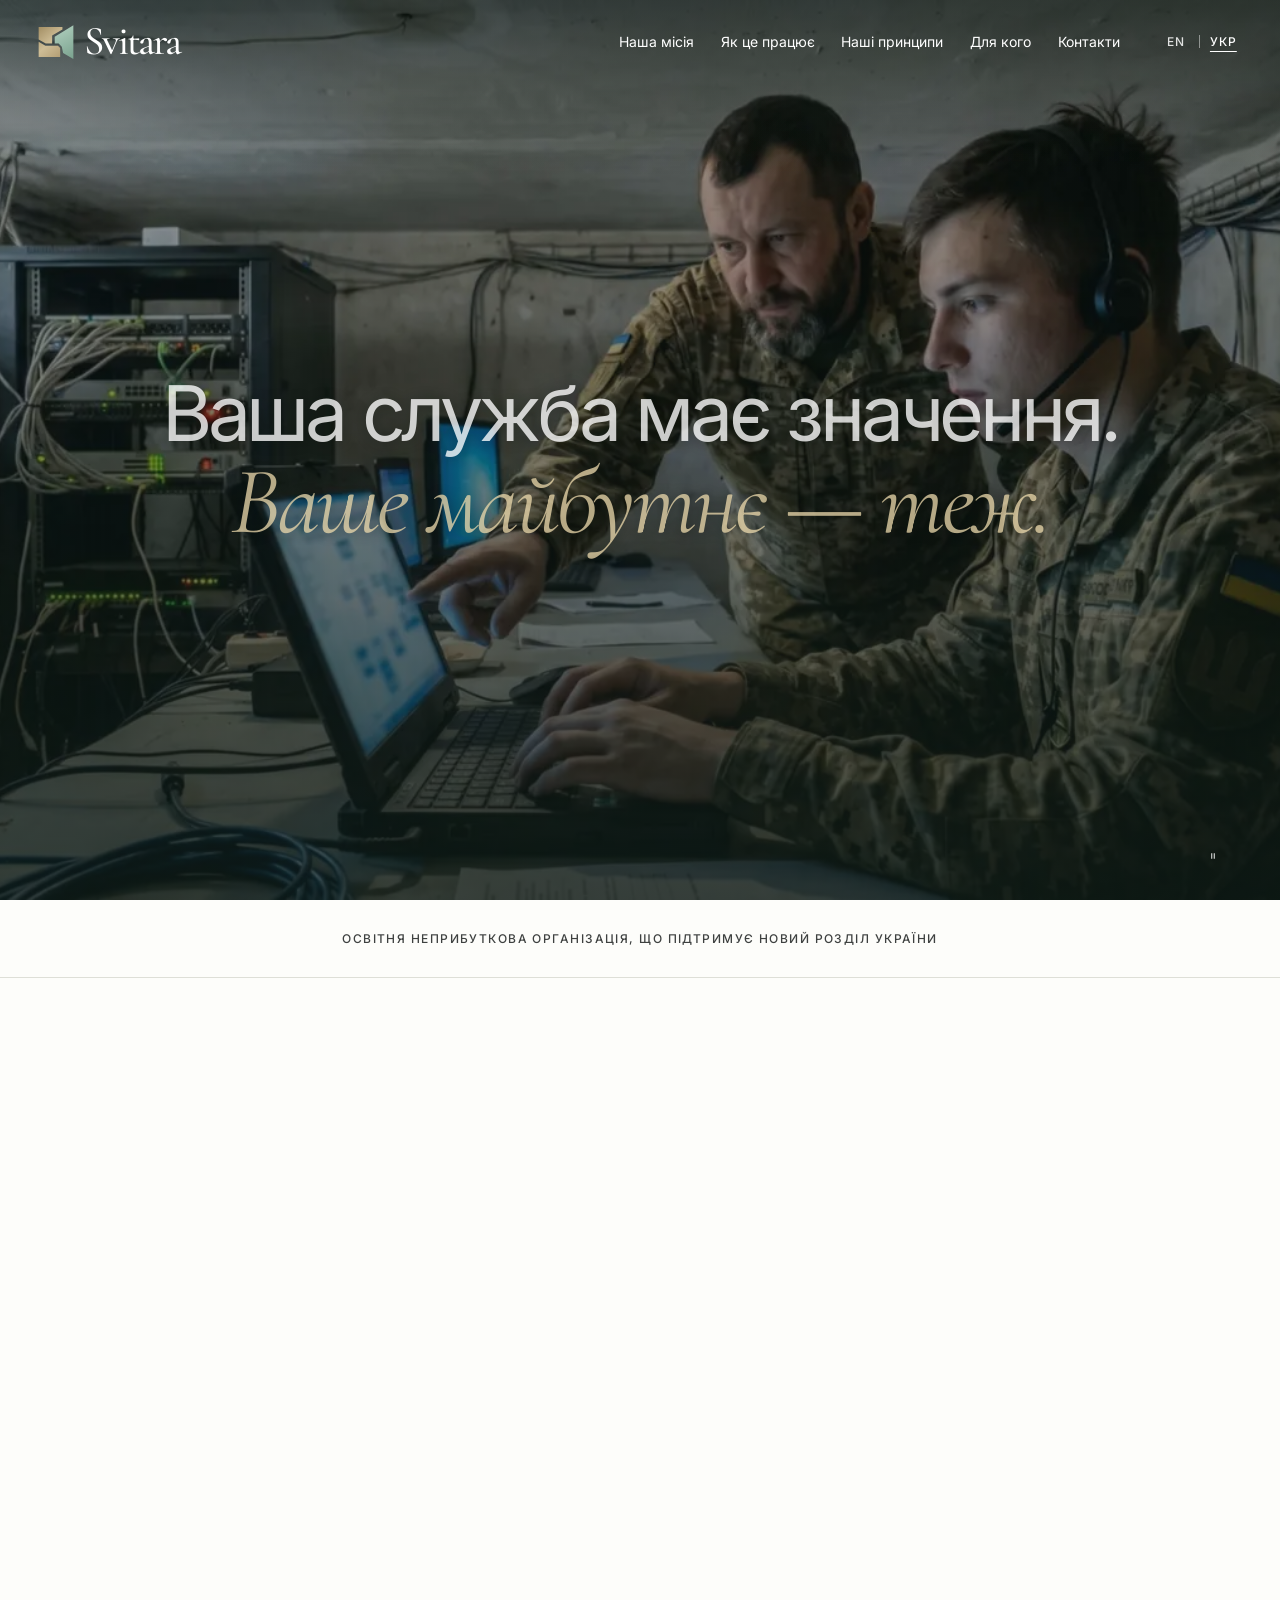
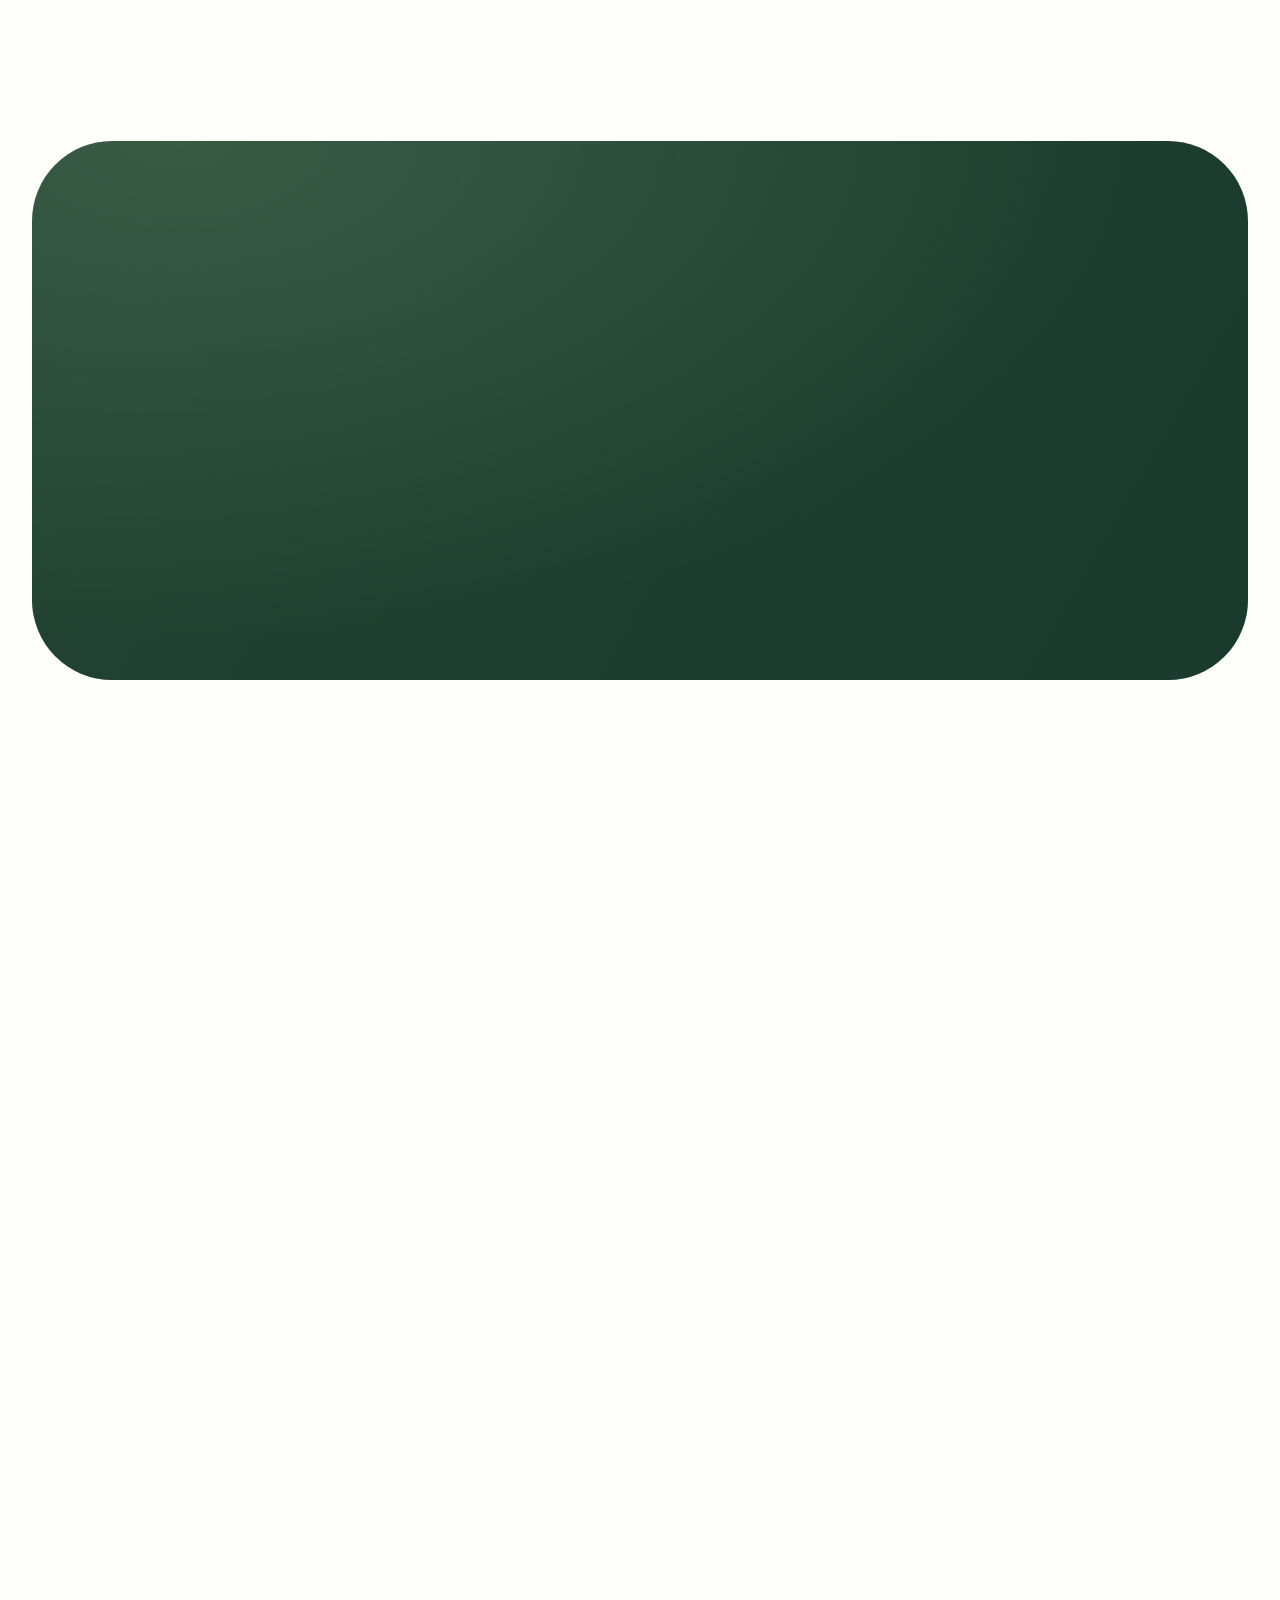
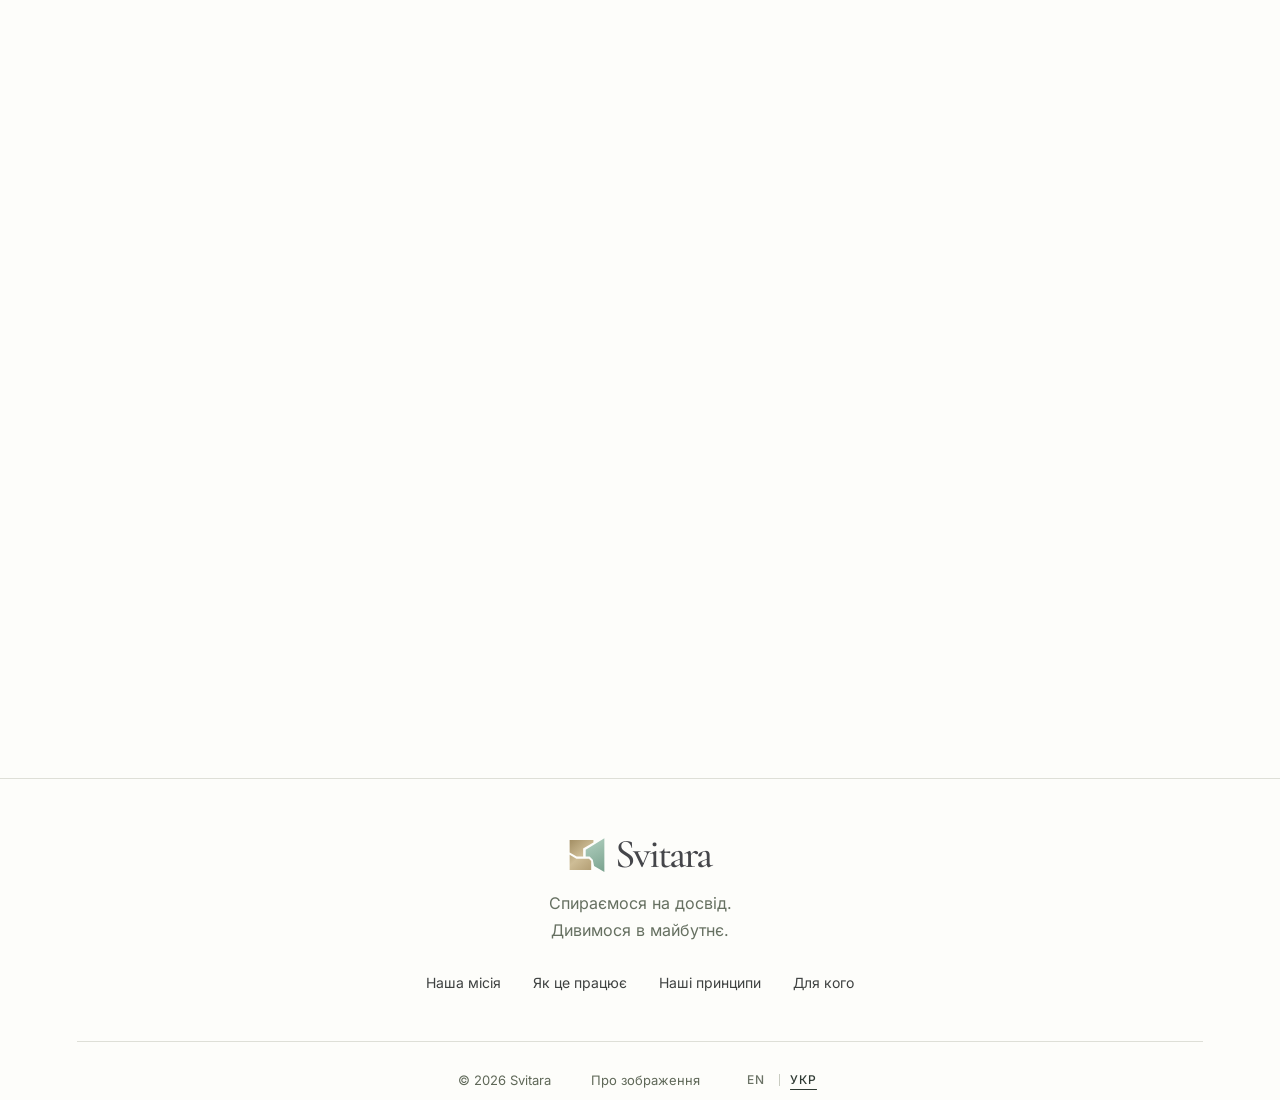
<file: uk/index.html>
<!DOCTYPE html><html  lang="uk"><head><meta charset="utf-8"><meta http-equiv="Content-Security-Policy" content="default-src 'self'; script-src 'self' 'sha256-VlZl3muy3adk8agBpp4SFvWrXLCEbgrve4aflmU/u1I=' 'sha256-pIhvPJyOnNd3pIbtKkoFa7lh/qWv2hi28EfiWvZNve8='; style-src 'self' 'sha256-BZgqGB9O7kjaJUNjcawEjA/yw7VzY2d4rf5Ttmofl3M=' 'sha256-de2Mj8yPY2+h8FIM3bMvuDrzHVG9mU0ND26hfcahqTI=' 'sha256-t6jzQi09NlaodCCqnOZ/L7RLNTUQh8wbuC53D7EDFbk=' 'sha256-RIzE+ahT2jY35o8VJaoOObxsxnhi1CreLyVNteLLdqI=' 'sha256-PvZREE1t6TsMC1me8gD+Pg+N9Z8i2/HKzo0kA1duttQ=' 'sha256-vgmswwYhq5w1BLp1Xzj8WScAOBsboRjeiuNC6nSC/lk=' 'sha256-Hu9QRUPUJ1QVIAzEi6rk1xIWfp5DfGum1H/ahA8qRRY='; img-src 'self' data:; font-src 'self'; media-src 'self' blob:; connect-src 'self'; object-src 'none'; base-uri 'self'; form-action 'none'; upgrade-insecure-requests"><meta name="viewport" content="width=device-width, initial-scale=1"><title>Svitara — Ваша служба має значення. Ваше майбутнє — теж.</title><script type="importmap">{"imports":{"#entry":"/_nuxt/B3eWBPCx.js"}}</script><style>.svitara-brand[data-v-3596614c]{color:var(--brand-ink,#45464a);white-space:nowrap;align-items:center;gap:.62rem;transition:color .3s;display:inline-flex}.green-start[data-v-3596614c]{stop-color:var(--brand-green-start,#385a49)}.green-end[data-v-3596614c]{stop-color:var(--brand-green-end,#203e33)}.svitara-brand svg[data-v-3596614c]{flex:none;width:2.25rem;height:2.25rem}.svitara-brand>span[data-v-3596614c]{letter-spacing:-.055em;font:500 2.55rem/.95 Cormorant Garamond,Georgia,serif}</style><style>.error-page[data-v-1a0a7cbe]{color:#3e4140;min-height:100svh;font-family:var(--font-ui);text-align:center;background:#fdfdfa;place-content:center;justify-items:center;gap:.9rem;padding:3rem 1.5rem;display:grid}.error-brand[data-v-1a0a7cbe]{margin-bottom:2rem;text-decoration:none}.error-code[data-v-1a0a7cbe]{color:#284d3c;font:500 clamp(4rem,12vw,7rem)/1 var(--font-serif);letter-spacing:-.03em;margin:0}h1[data-v-1a0a7cbe]{letter-spacing:-.04em;margin:0;font-size:clamp(1.6rem,3vw,2.2rem);font-weight:400}.error-uk[data-v-1a0a7cbe]{color:#284d3c;font:italic 400 clamp(1.4rem,2.6vw,1.9rem)/1.2 var(--font-serif);margin:0}.error-text[data-v-1a0a7cbe]{color:#667061;max-width:28rem;margin:.4rem 0 0;line-height:1.6}.error-links[data-v-1a0a7cbe]{flex-wrap:wrap;justify-content:center;gap:.75rem 2rem;margin-top:1.25rem;display:flex}.error-links a[data-v-1a0a7cbe]{color:#284d3c;border-bottom:1px solid #a6ad9f;align-items:center;min-height:44px;font-size:.9375rem;font-weight:500;text-decoration:none;display:inline-flex}.error-links a[data-v-1a0a7cbe]:hover{color:#7d6636;border-color:#7d6636}.error-page[data-v-1a0a7cbe] :is(a):focus-visible{outline-offset:5px;border-radius:2px;outline:2px solid #8e743f}</style><style>.svitara-site[data-v-e5edd54d]{--site-green:#284d3c;--site-ink:#3e4140;--site-muted:#667061;--site-gold-text:#7a6843;--site-hover:#7d6636;--site-line:#dedfd7;color:var(--site-ink);font-family:var(--font-ui);--section-gap:clamp(7rem, 13vw, 12rem);background:#fdfdfa;font-size:1rem}.svitara-site h2[data-v-e5edd54d]{color:var(--site-ink);letter-spacing:-.05em;font-size:clamp(2.3rem,3.7vw,3.7rem);font-weight:400;line-height:1.13}.svitara-site h2 em[data-v-e5edd54d]{font-family:var(--font-serif);letter-spacing:-.035em;color:var(--site-green);font-size:1.22em;font-weight:400}.svitara-site a[data-v-e5edd54d]{color:inherit}.svitara-site[data-v-e5edd54d] :is(a,button,summary):focus-visible{outline-offset:5px;box-shadow:none;border-radius:2px;outline:2px solid #8e743f}.svitara-site section[id][data-v-e5edd54d]{scroll-margin-top:7rem}.reveal-ready [data-reveal].is-revealed[data-v-e5edd54d]{transition:opacity .9s cubic-bezier(.25,.7,.3,1) var(--reveal-delay,0s),transform 1.1s cubic-bezier(.22,1,.36,1) var(--reveal-delay,0s)}.reveal-ready [data-reveal][data-v-e5edd54d]:not(.is-revealed):not(:focus-within){opacity:0;transform:translateY(28px)}.site-skip[data-v-e5edd54d]{z-index:30;color:#284d3c;background:#fff;padding:.8rem 1.2rem;position:fixed;top:.75rem;left:1rem;transform:translateY(-180%)}.site-skip[data-v-e5edd54d]:focus{transform:translateY(0)}.site-footer[data-v-e5edd54d],.site-header[data-v-e5edd54d]{--brand-green-start:#a9c9b8;--brand-green-end:#7aa28e}.site-header[data-v-e5edd54d]{z-index:20;-webkit-backdrop-filter:blur(12px);backdrop-filter:blur(12px);background:#fdfdfaf5;border-bottom:1px solid #dedfd770;justify-content:space-between;align-items:center;gap:2rem;height:5.25rem;padding:0 clamp(1.25rem,3vw,3.5rem);transition:background-color .3s,border-color .3s,color .3s;display:flex;position:sticky;top:0}@media (orientation:landscape){.site-header.is-over-hero[data-v-e5edd54d]:not(:hover):not(:focus-within){-webkit-backdrop-filter:none;backdrop-filter:none;color:#fff;--brand-ink:#fff;background-color:#0000;border-bottom-color:#0000}.site-header.is-over-hero:not(:hover):not(:focus-within) .menu-toggle[data-v-e5edd54d]{color:#fff}.site-header.is-over-hero[data-v-e5edd54d]:not(:hover):not(:focus-within) .language-option{color:#ffffffd9}.site-header.is-over-hero[data-v-e5edd54d]:not(:hover):not(:focus-within) .language-option.is-current{color:#fff}.site-header.is-over-hero[data-v-e5edd54d]:not(:hover):not(:focus-within) .language-option+.language-option:before{background:#ffffff73}}@media (orientation:portrait){.site-header[data-v-e5edd54d]:before{content:"";pointer-events:none;background:#fdfdfa;height:120px;position:absolute;bottom:100%;left:0;right:0}}.brand-link[data-v-e5edd54d]{text-decoration:none;display:inline-flex}.desktop-nav[data-v-e5edd54d]{align-items:center;gap:clamp(1.2rem,2.1vw,2.5rem);margin-left:auto;display:flex}.desktop-nav a[data-v-e5edd54d]{white-space:nowrap;align-items:center;min-height:44px;font-size:.875rem;text-decoration:none;display:inline-flex}.desktop-nav a[data-v-e5edd54d]:hover{color:var(--site-hover)}.header-actions[data-v-e5edd54d]{align-items:center;gap:1.25rem;margin-left:.5rem;display:flex}.menu-toggle[data-v-e5edd54d]{display:none}.mobile-nav[data-v-e5edd54d]{border-bottom:1px solid var(--site-line);background:#fdfdfa;gap:.2rem;padding:1rem 1.5rem 1.5rem;display:grid;position:absolute;top:100%;left:0;right:0;box-shadow:0 12px 16px #284d3c0c}.mobile-nav a[data-v-e5edd54d]{padding:.75rem 0;text-decoration:none}.purpose-strip[data-v-e5edd54d]{border-bottom:1px solid var(--site-line);flex-wrap:wrap;justify-content:center;align-items:center;gap:1rem 2.5rem;min-height:4.875rem;padding:1rem max(4.3%,50% - 40.875rem);display:flex}.purpose-strip span[data-v-e5edd54d]{letter-spacing:.12em;text-transform:uppercase;font-size:.75rem;font-weight:500}.section-wrap[data-v-e5edd54d]{max-width:93.75rem;margin:0 auto;padding-left:clamp(1.25rem,6vw,6rem);padding-right:clamp(1.25rem,6vw,6rem)}.eyebrow[data-v-e5edd54d]{color:#5f6a5a;letter-spacing:.13em;text-transform:uppercase;align-items:center;gap:.7rem;font-size:.75rem;font-weight:500;line-height:1.5;display:flex}.section-index[data-v-e5edd54d]{color:var(--site-gold-text);letter-spacing:0}.text-link[data-v-e5edd54d]{border-bottom:1px solid #a6ad9f;justify-content:space-between;align-items:center;gap:1.5rem;min-height:44px;padding:.4rem 0;font-size:.875rem;font-weight:500;text-decoration:none;display:inline-flex}.text-link[data-v-e5edd54d]:hover{color:var(--site-hover);border-color:var(--site-hover)}.section-center[data-v-e5edd54d]{text-align:center}.section-center .eyebrow[data-v-e5edd54d]{justify-content:center}.problem[data-v-e5edd54d]{padding-top:clamp(6rem,10vw,9rem)}.problem-head[data-v-e5edd54d]{justify-items:center;gap:1.75rem;display:grid}.problem-head .eyebrow[data-v-e5edd54d]{margin-bottom:1.5rem}.problem-lead[data-v-e5edd54d]{color:#434b40;text-wrap:pretty;max-width:40rem;font-size:1.125rem;line-height:1.65}.problem-stats[data-v-e5edd54d]{grid-template-columns:repeat(3,minmax(0,1fr));gap:clamp(2rem,5vw,5rem);max-width:62rem;margin:clamp(3.5rem,5vw,4.5rem) auto 0;padding:0;list-style:none;display:grid}.problem-stats>li[data-v-e5edd54d]{align-content:start;justify-items:center;gap:.6rem;display:grid}.problem-value[data-v-e5edd54d]{color:var(--site-green);font:500 clamp(2.8rem,4.2vw,4rem)/1 var(--font-serif);letter-spacing:-.02em;font-variant-numeric:lining-nums}.problem-label[data-v-e5edd54d]{max-width:17rem;color:var(--site-muted);font-size:.9375rem;line-height:1.5}.problem-sources[data-v-e5edd54d]{color:var(--site-muted);margin-top:2rem;font-size:.75rem;line-height:1.6}.problem-sources summary[data-v-e5edd54d]{cursor:pointer;letter-spacing:.06em;align-items:center;gap:.45rem;min-height:32px;list-style:none;display:inline-flex}.problem-sources summary[data-v-e5edd54d]::-webkit-details-marker{display:none}.problem-sources summary[data-v-e5edd54d]:after{content:"+";font-size:.9rem;line-height:1}.problem-sources[open] summary[data-v-e5edd54d]:after{content:"−"}.problem-sources summary[data-v-e5edd54d]:hover{color:var(--site-hover)}.problem-sources ul[data-v-e5edd54d]{justify-items:center;gap:.3rem;margin:.35rem 0 0;padding:0;list-style:none;display:grid}.problem-sources a[data-v-e5edd54d]{text-underline-offset:3px;-webkit-text-decoration:underline #c9ccc2;text-decoration:underline #c9ccc2}.problem-sources a[data-v-e5edd54d]:hover{color:var(--site-hover);text-decoration-color:currentColor}.mission[data-v-e5edd54d]{padding-top:var(--section-gap)}.mission>.eyebrow[data-v-e5edd54d]{margin-bottom:1.5rem}.mission-body[data-v-e5edd54d]{justify-items:center;gap:clamp(2rem,3vw,2.75rem);display:grid}.mission-detail[data-v-e5edd54d]{gap:1.25rem;max-width:40rem;display:grid}.mission-detail p[data-v-e5edd54d]{text-wrap:pretty;color:var(--site-muted);font-size:1rem;line-height:1.75}.mission-detail>p[data-v-e5edd54d]:first-child{color:#434b40;font-size:1.125rem;line-height:1.65}.approach[data-v-e5edd54d]{padding-top:var(--section-gap);padding-bottom:var(--section-gap)}.approach .section-heading[data-v-e5edd54d]{flex-direction:column;align-items:center;gap:1rem}.section-heading[data-v-e5edd54d]{justify-content:space-between;align-items:end;gap:2rem;margin-bottom:2.5rem;display:flex}.section-heading .eyebrow[data-v-e5edd54d]{margin-bottom:1rem}.section-heading>p[data-v-e5edd54d]{color:var(--site-muted);padding-bottom:.3rem;font-size:.9375rem;line-height:1.7}.principles-section[data-v-e5edd54d]{color:#e9eee3;background:radial-gradient(at 12% 0,#385b45,#0000 65%),linear-gradient(120deg,#234434,#193a2c);border-radius:80px;margin:0 2.5%}.principles-inner[data-v-e5edd54d]{text-align:center;max-width:78rem;margin:0 auto;padding:56px 5% 48px}.principles-inner>.eyebrow[data-v-e5edd54d]{color:#c9d3c1;justify-content:center;margin-bottom:.75rem}.principles-inner .section-index[data-v-e5edd54d]{color:#dcc899}.principles-inner h2[data-v-e5edd54d]{color:#fff;font-size:clamp(1.9rem,3vw,2.75rem)}.principles-inner h2 em[data-v-e5edd54d]{color:#d9c393}.principles-inner .principles-intro[data-v-e5edd54d]{color:#d3dbce;margin-top:.9rem;font-size:1rem;line-height:1.65}.principles[data-v-e5edd54d]{text-align:left;grid-template-columns:repeat(4,minmax(0,1fr));margin:2.25rem 0 1.75rem;padding:0;list-style:none;display:grid}.principles>li[data-v-e5edd54d]{grid-template-columns:auto minmax(0,1fr);align-content:start;align-items:center;gap:.65rem;padding:0 1rem;display:grid;position:relative}.principles>li[data-v-e5edd54d]:not(:last-child):before{content:"";background:linear-gradient(90deg,#d4be8f8c,#d4be8f40);height:1px;position:absolute;top:-12px;left:1rem;right:-1rem}.principles>li[data-v-e5edd54d]:after{content:"";background:#d4be8f;border-radius:50%;width:5px;height:5px;position:absolute;top:-14px;left:1rem}.principle-number[data-v-e5edd54d]{color:#d9c393;font:italic 400 2.25rem/1 var(--font-serif);display:block}.principles h3[data-v-e5edd54d]{color:#f6f8f2;letter-spacing:-.02em;margin:0;font-size:1rem;font-weight:500;line-height:1.4}.principles p[data-v-e5edd54d]{color:#c8d4c5;grid-column:1/-1;font-size:.9375rem;line-height:1.65}.light-link[data-v-e5edd54d]{border-color:#c9c6ac7a;color:#f2ebdc!important}.light-link[data-v-e5edd54d]:hover{border-color:#e6d4a8;color:#e6d4a8!important}.principles-section[data-v-e5edd54d] :is(a,button):focus-visible{outline-color:#f7e0aa}.people-section[data-v-e5edd54d]{padding-top:var(--section-gap);padding-bottom:var(--section-gap);grid-template-columns:.95fr 1fr;align-items:center;gap:7%;display:grid}.people-photo[data-v-e5edd54d]{border-radius:8px 130px 8px 8px;align-self:stretch;min-height:39rem;position:relative;overflow:hidden;box-shadow:0 18px 45px #284d3c12}.people-photo[data-v-e5edd54d]:after{content:"";background:linear-gradient(#0000 55%,#172e23b3);position:absolute;inset:0}.people-photo img[data-v-e5edd54d],.people-video[data-v-e5edd54d] video{-o-object-fit:cover;object-fit:cover;-o-object-position:center;object-position:center;width:100%;max-width:none;height:100%;position:absolute;inset:0}.people-video[data-v-e5edd54d]{z-index:0;opacity:0;transition:opacity .4s;position:absolute;inset:0}.people-video.is-ready[data-v-e5edd54d]{opacity:1}.people-video[data-v-e5edd54d] video{opacity:0}.people-video[data-v-e5edd54d] video.is-leaving{z-index:1;opacity:1}.people-video[data-v-e5edd54d] video.is-active{z-index:2;opacity:1;transition:opacity .35s ease-in-out}.people-caption[data-v-e5edd54d]{z-index:1;color:#fff3d9;font:italic 400 clamp(2rem,3vw,3rem)/1.1 var(--font-serif);position:absolute;bottom:2rem;left:2rem;right:1rem}.people-motion[data-v-e5edd54d]{z-index:2;color:#fff;cursor:pointer;opacity:.7;background:0 0;border:0;border-radius:50%;place-items:center;width:24px;height:24px;padding:0;transition:opacity .2s,background-color .2s;display:grid;position:absolute;bottom:.85rem;right:.85rem}.people-motion svg[data-v-e5edd54d]{width:8px;height:8px}.people-motion[data-v-e5edd54d]:focus-visible,.people-motion[data-v-e5edd54d]:hover{opacity:1;background:#1c302a99}.people-motion[data-v-e5edd54d]:focus-visible{outline-offset:3px;outline:2px solid #f7e0aa}.people-camera[data-v-e5edd54d]{z-index:0;position:absolute;inset:0;scale:1.06}@media (prefers-reduced-motion:no-preference){.people-camera[data-v-e5edd54d]{animation:29s ease-in-out infinite people-wander-e5edd54d,37s ease-in-out infinite alternate people-breathe-e5edd54d,43s ease-in-out infinite alternate people-tilt-e5edd54d}.people-photo.is-paused .people-camera[data-v-e5edd54d]{animation-play-state:paused}}@keyframes people-wander-e5edd54d{0%,to{translate:0}22%{translate:-1.1% .5%}47%{translate:.7% -.8%}71%{translate:1% .6%}88%{translate:-.5% -.4%}}@keyframes people-breathe-e5edd54d{0%{scale:1.045}55%{scale:1.07}to{scale:1.055}}@keyframes people-tilt-e5edd54d{0%{rotate:-.22deg}to{rotate:.26deg}}@media (prefers-reduced-motion:reduce){.people-video[data-v-e5edd54d]{display:none}}.people-content>.eyebrow[data-v-e5edd54d]{margin-bottom:1.2rem}.people-content h2[data-v-e5edd54d]{margin-bottom:2rem;font-size:clamp(2rem,3vw,3rem)}.audience-row[data-v-e5edd54d]{border-top:1px solid var(--site-line);grid-template-columns:1.6rem 1fr;gap:1rem;padding:1.45rem 0;display:grid}.audience-row>span[data-v-e5edd54d]{color:var(--site-gold-text);padding-top:.2rem;font-size:.8125rem}.audience-row h3[data-v-e5edd54d]{color:#3e473e;letter-spacing:-.02em;font-size:1.0625rem;font-weight:500;line-height:1.5}.audience-row p[data-v-e5edd54d]{color:var(--site-muted);margin-top:.5rem;font-size:.9375rem;line-height:1.8}.planned-label[data-v-e5edd54d]{vertical-align:middle;color:#4d5649;letter-spacing:.05em;text-transform:uppercase;border:1px solid #c3c8b9;border-radius:999px;margin-left:.6rem;padding:.3rem .55rem;font-size:.75rem;font-weight:500;line-height:1;display:inline-block}.contact-section[data-v-e5edd54d]{padding-bottom:var(--section-gap);justify-items:center;gap:2rem;display:grid}.contact-section .eyebrow[data-v-e5edd54d]{margin-bottom:1.25rem}.contact-details[data-v-e5edd54d]{max-width:34rem}.contact-details>p[data-v-e5edd54d]{color:var(--site-muted);font-size:1rem;line-height:1.8}.contact-details .contact-email[data-v-e5edd54d]{color:var(--site-green);overflow-wrap:anywhere;border-color:#b8a07480;margin-top:1.5rem;padding-bottom:.7rem;font-size:clamp(1.05rem,1.6vw,1.4rem);display:inline-flex}.contact-details .contact-topics[data-v-e5edd54d]{margin-top:1rem;font-size:.8125rem}.site-footer[data-v-e5edd54d]{border-top:1px solid var(--site-line);text-align:center;padding:3.5rem max(6%,50% - 40.875rem) 1.75rem}.footer-main[data-v-e5edd54d]{justify-items:center;gap:1rem;padding-bottom:2.25rem;display:grid}.footer-main>.brand-link[data-v-e5edd54d]{align-self:start}.footer-main>p[data-v-e5edd54d]{color:var(--site-muted);font-size:1rem;line-height:1.7}.footer-main nav[data-v-e5edd54d]{-moz-column-gap:2rem;flex-wrap:wrap;justify-content:center;column-gap:2rem;display:flex}.footer-main nav a[data-v-e5edd54d]{align-items:center;min-height:44px;font-size:.875rem;text-decoration:none;display:flex}.footer-main nav a[data-v-e5edd54d]:hover{text-decoration:underline}.footer-bottom[data-v-e5edd54d]{border-top:1px solid var(--site-line);color:#5f6858;flex-wrap:wrap;justify-content:center;align-items:center;gap:.5rem 2.5rem;padding-top:1.4rem;font-size:.8125rem;line-height:1.7;display:flex}.media-credits[data-v-e5edd54d]{max-width:340px}.media-credits summary[data-v-e5edd54d]{cursor:pointer;align-items:center;gap:.4rem;min-height:32px;display:flex}.media-credits p[data-v-e5edd54d]{padding-top:.5rem}@media (width>=1500px){.principles-section[data-v-e5edd54d]{border-radius:260px}}@media (width>=1181px){.purpose-strip[data-v-e5edd54d]{padding-left:max(clamp(1.25rem,6vw,6rem),50% - 40.875rem);padding-right:max(clamp(1.25rem,6vw,6rem),50% - 40.875rem)}}@media (width<=1180px){.desktop-nav[data-v-e5edd54d]{gap:1.1rem}.header-actions[data-v-e5edd54d]{gap:.9rem;margin-left:.5rem}.site-header[data-v-e5edd54d]{gap:1.25rem}}@media (width<=1100px){.principles[data-v-e5edd54d]{grid-template-columns:repeat(2,minmax(0,1fr));gap:2.25rem 0}.principles>li[data-v-e5edd54d]:nth-child(2):before{display:none}.people-photo[data-v-e5edd54d]{min-height:620px}}@media (width<=1040px){.desktop-nav[data-v-e5edd54d]{display:none}.menu-toggle[data-v-e5edd54d]{min-height:44px;color:var(--site-ink);cursor:pointer;background:0 0;border:0;align-items:center;gap:.7rem;padding:.5rem 0 .5rem .4rem;font-size:.875rem;display:flex}.menu-toggle span[data-v-e5edd54d]{font-size:1.3rem}}@media (width<=800px){.problem[data-v-e5edd54d]{padding-top:64px}.section-center[data-v-e5edd54d]{text-align:left}.section-center .eyebrow[data-v-e5edd54d]{justify-content:flex-start}.problem-head[data-v-e5edd54d]{gap:1.5rem}.problem-head[data-v-e5edd54d],.problem-sources ul[data-v-e5edd54d],.problem-stats>li[data-v-e5edd54d]{justify-items:start}.approach .section-heading[data-v-e5edd54d]{align-items:flex-start}.svitara-site[data-v-e5edd54d]{--section-gap:6rem}.problem-stats[data-v-e5edd54d]{grid-template-columns:1fr;gap:1.75rem;margin-top:2.75rem}.problem-stats>li[data-v-e5edd54d]{gap:.35rem}.problem-value[data-v-e5edd54d]{font-size:2.6rem}.problem-sources[data-v-e5edd54d]{margin-top:1.5rem}.mission-body[data-v-e5edd54d]{justify-items:start;gap:1.75rem}.mission-detail[data-v-e5edd54d]{max-width:none}.section-heading[data-v-e5edd54d]{align-items:start}.section-heading>p[data-v-e5edd54d]{display:none}.principles-section[data-v-e5edd54d]{border-radius:48px}.people-section[data-v-e5edd54d]{grid-template-columns:1fr;gap:3rem}.people-photo[data-v-e5edd54d]{aspect-ratio:1.2;align-self:start;width:100%;min-height:0}.contact-section[data-v-e5edd54d]{justify-items:start;gap:1.75rem}}@media (width<=700px){.site-header[data-v-e5edd54d]{gap:.75rem;height:72px;padding:0 5%}.header-actions[data-v-e5edd54d]{gap:.6rem;margin-left:0}.brand-link[data-v-e5edd54d] .svitara-brand svg{width:1.9rem;height:1.9rem}.brand-link[data-v-e5edd54d] .svitara-brand>span{font-size:2.25rem}.site-header .brand-link[data-v-e5edd54d] .svitara-brand svg{width:1.35rem;height:1.35rem}.site-header .brand-link[data-v-e5edd54d] .svitara-brand>span{font-size:1.55rem}.purpose-strip[data-v-e5edd54d]{text-align:center;justify-content:center;min-height:64px;padding:1rem 1.25rem}.purpose-strip span[data-v-e5edd54d]{letter-spacing:.08em;line-height:1.5}.section-wrap[data-v-e5edd54d]{padding-left:6%;padding-right:6%}.section-heading[data-v-e5edd54d]{margin-bottom:1.75rem}.principles-section[data-v-e5edd54d]{border-radius:32px;margin:0 4%}.principles-inner[data-v-e5edd54d]{padding:40px 7% 36px}.principles[data-v-e5edd54d]{grid-template-columns:1fr;gap:1.25rem}.principles>li[data-v-e5edd54d]{grid-template-columns:2.25rem minmax(0,1fr);gap:.5rem 1rem;padding:0}.principles .principle-number[data-v-e5edd54d]{grid-row:1/3;align-self:start}.principles p[data-v-e5edd54d]{grid-column:2}.principles>li[data-v-e5edd54d]:not(:last-child):before{background:linear-gradient(#d4be8f80,#d4be8f26);width:1px;height:auto;display:block;inset:2.75rem auto -.5rem 1rem}.principles>li[data-v-e5edd54d]:after{display:none}.people-photo[data-v-e5edd54d]{border-top-right-radius:85px}.people-caption[data-v-e5edd54d]{bottom:1.5rem;left:1.5rem}.footer-main[data-v-e5edd54d]{gap:1.5rem}.footer-main nav[data-v-e5edd54d]{grid-template-columns:repeat(2,auto);justify-content:center;display:grid}.footer-main>p[data-v-e5edd54d]{font-size:.9375rem}.footer-bottom[data-v-e5edd54d]{flex-direction:column;gap:.6rem}}@media (width<=380px){.site-header[data-v-e5edd54d]{gap:.5rem;padding:0 4%}.header-actions[data-v-e5edd54d]{gap:.4rem}.menu-toggle[data-v-e5edd54d]{gap:.35rem}.brand-link[data-v-e5edd54d] .svitara-brand>span{font-size:2rem}.brand-link[data-v-e5edd54d] .svitara-brand svg{width:1.7rem;height:1.7rem}}@media (prefers-reduced-motion:reduce){.reveal-ready [data-reveal][data-v-e5edd54d]{transition:none;opacity:1!important;transform:none!important}}@media (prefers-contrast:more){.svitara-site[data-v-e5edd54d]{--site-muted:#4a5246;--site-line:#a9ad9f}.eyebrow[data-v-e5edd54d],.footer-bottom[data-v-e5edd54d]{color:#3e4140}.principles p[data-v-e5edd54d],.principles-inner .principles-intro[data-v-e5edd54d]{color:#eef2ea}}@media print{.reveal-ready [data-reveal][data-v-e5edd54d]{transition:none;opacity:1!important;transform:none!important}}</style><style>.language-switch[data-v-ff189780]{flex:none;gap:.15rem}.language-option[data-v-ff189780],.language-switch[data-v-ff189780]{align-items:center;display:inline-flex}.language-option[data-v-ff189780]{color:#6a7265;letter-spacing:.08em;justify-content:center;min-width:32px;min-height:32px;padding:0 .3rem;font-size:.75rem;font-weight:500;text-decoration:none}.language-option+.language-option[data-v-ff189780]:before{content:"";background:#c9ccc1;width:1px;height:.8rem;margin-right:.6rem}.language-option[data-v-ff189780]:hover{color:#284d3c}.language-option.is-current[data-v-ff189780]{color:#2f3a33;text-underline-offset:5px;-webkit-text-decoration:underline;text-decoration:underline;text-decoration-thickness:1px}.language-option[data-v-ff189780]:focus-visible{outline-offset:2px;outline:2px solid #8e743f}@media (prefers-contrast:more){.language-option[data-v-ff189780]{color:#3e4140}}</style><style>.hero[data-v-22df1fe7]{color:#fff;background:#293c33;flex-direction:column;min-height:100svh;margin-top:-5.25rem;display:flex;position:relative;overflow:hidden}.hero-image[data-v-22df1fe7],.hero-shade[data-v-22df1fe7],.hero-video[data-v-22df1fe7]{width:100%;max-width:none;height:100%;position:absolute;inset:0}.hero-image[data-v-22df1fe7],.hero-video[data-v-22df1fe7] video{-o-object-fit:cover;object-fit:cover;-o-object-position:center top;object-position:center top}.hero-video[data-v-22df1fe7]{z-index:0;opacity:0;transition:opacity .35s}.hero-video.is-ready[data-v-22df1fe7]{opacity:1}.hero-video[data-v-22df1fe7] video{width:100%;max-width:none;height:100%;position:absolute;inset:0}.hero-video[data-v-22df1fe7] .hero-scene{opacity:0}.hero-video[data-v-22df1fe7] .hero-scene.is-leaving{z-index:1;opacity:1}.hero-video[data-v-22df1fe7] .hero-scene.is-active{z-index:2;opacity:1;transition:opacity .7s ease-in-out}.hero-shade[data-v-22df1fe7]{background:linear-gradient(#0a14108c,#0a141000 11rem),linear-gradient(#0f1d184d,#0f1d1880 48%,#0f1d18c7)}.hero-copy[data-v-22df1fe7]{z-index:1;text-align:center;flex-direction:column;flex:1;justify-content:center;align-items:center;padding:8.25rem 1.5rem 7rem;display:flex;position:relative}h1[data-v-22df1fe7]{text-shadow:0 1px 14px #08140e73;color:#fff;opacity:.78;letter-spacing:-.055em;max-width:16em;font-size:clamp(3.3rem,6vw,6.5rem);font-weight:400;line-height:1.08}h1 em[data-v-22df1fe7]{color:#e6d4a8;font:italic 400 1.24em/.96 var(--font-serif);letter-spacing:-.03em}.hero-bottom[data-v-22df1fe7]{z-index:2;justify-content:flex-end;align-items:end;gap:1rem;display:flex;position:absolute;bottom:2rem;left:max(4.3%,50% - 40.875rem);right:max(4.3%,50% - 40.875rem)}.motion-toggle[data-v-22df1fe7]{color:#fff;opacity:.7;cursor:pointer;background:0 0;border:0;border-radius:50%;place-items:center;width:24px;height:24px;padding:0;transition:opacity .2s,background-color .2s;display:grid}.motion-toggle svg[data-v-22df1fe7]{width:8px;height:8px}.motion-toggle[data-v-22df1fe7]:focus-visible,.motion-toggle[data-v-22df1fe7]:hover{opacity:1;background:#1c302a99}.hero button[data-v-22df1fe7]:focus-visible{outline-offset:5px;box-shadow:none;outline:2px solid #f7e0aa}@media (width<=700px){.hero[data-v-22df1fe7]{margin-top:-72px}.hero-shade[data-v-22df1fe7]{background:linear-gradient(#0a141080,#0a141000 8rem),linear-gradient(#0f1d181f,#0f1d1847 35%,#0f1d18d1 72%,#0f1d18e6)}.hero-copy[data-v-22df1fe7]{justify-content:flex-end;padding:calc(72px + 2rem) 1.25rem 2.5rem}h1[data-v-22df1fe7]{letter-spacing:-.05em;text-wrap:balance;font-size:clamp(2.25rem,9.2vw,3.4rem)}.hero-bottom[data-v-22df1fe7]{inset:calc(72px + 1rem) 1rem auto auto}}@media (orientation:portrait){.hero[data-v-22df1fe7]{--header:5.25rem;height:calc(100vh - var(--header));height:calc(100svh - var(--header));min-height:0;margin-top:0}.hero-image[data-v-22df1fe7]{-o-object-position:62% center;object-position:62% center}.hero-video[data-v-22df1fe7] video{-o-object-position:var(--focus,50%) center;object-position:var(--focus,50%) center}.hero-shade[data-v-22df1fe7]{background:linear-gradient(#0f1d1833,#0f1d186b 50%,#0f1d189e)}.hero-copy[data-v-22df1fe7]{justify-content:center;padding:1.5rem 1.25rem}.hero-bottom[data-v-22df1fe7]{inset:auto .9rem .9rem auto}}@media (orientation:portrait) and (width<=700px){.hero[data-v-22df1fe7]{--header:72px}}@media (prefers-reduced-motion:no-preference){.hero-copy[data-v-22df1fe7]>*{animation:1.2s cubic-bezier(.22,1,.36,1) both hero-rise-22df1fe7}}@keyframes hero-rise-22df1fe7{0%{opacity:0;transform:translateY(18px)}}@media (prefers-reduced-motion:reduce){.hero-video[data-v-22df1fe7]{display:none}}@media (prefers-contrast:more){.hero-shade[data-v-22df1fe7]{background:#0a1410c7}.motion-toggle[data-v-22df1fe7],h1[data-v-22df1fe7]{opacity:1}}</style><style>.pathway-tabs[data-v-b60e64dc]{grid-template-columns:repeat(3,minmax(0,1fr));justify-items:center;gap:clamp(1.5rem,4vw,3.5rem);display:grid}.pathway-tab[data-v-b60e64dc]{color:#fff;cursor:pointer;background:0 0;border:0;flex-direction:column;align-items:center;gap:.75rem;max-width:21.25rem;padding:0;display:flex}.pathway-media[data-v-b60e64dc],.pathway-tab[data-v-b60e64dc]{width:100%;position:relative}.pathway-media[data-v-b60e64dc]{aspect-ratio:1;isolation:isolate;border-radius:50%;transition:box-shadow .25s;display:block;overflow:hidden;box-shadow:0 0 0 1px #b7bbaf}.pathway-media img[data-v-b60e64dc],.pathway-media[data-v-b60e64dc]:after{z-index:-2;-o-object-fit:cover;object-fit:cover;-o-object-position:52% center;object-position:52% center;width:100%;max-width:none;height:100%;position:absolute;inset:0}.pathway-media img[data-v-b60e64dc],.pathway-video[data-v-b60e64dc]{filter:grayscale(.8)brightness(.88);transition:filter .35s,transform .7s cubic-bezier(.22,1,.36,1)}.pathway-video[data-v-b60e64dc]{z-index:-2;opacity:0;transition:filter .35s,opacity .4s;position:absolute;inset:0}.pathway-video.is-ready[data-v-b60e64dc]{opacity:1}.pathway-video[data-v-b60e64dc] video{-o-object-fit:cover;object-fit:cover;-o-object-position:52% center;object-position:52% center;width:100%;max-width:none;height:100%;position:absolute;inset:0}.pathway-video[data-v-b60e64dc] video.is-front{z-index:1}.pathway-media[data-v-b60e64dc]:after{z-index:-1;content:"";background:linear-gradient(#11281e24 8%,#11281e8c 56%,#11281e99)}.pathway-number[data-v-b60e64dc]{color:#fff;letter-spacing:.05em;background:#183b2bd9;border:1px solid #ffffff59;border-radius:50%;place-items:center;width:2rem;height:2rem;font-size:.75rem;display:grid;position:absolute;top:18%;left:18%}.pathway-title[data-v-b60e64dc]{pointer-events:none;font:italic 500 clamp(1.65rem,2.8vw,2.6rem)/1.05 var(--font-serif);letter-spacing:-.035em;text-align:center;text-shadow:0 2px 12px #08201580;place-items:center;padding:0 12%;display:grid;position:absolute;inset:0}.pathway-tab.is-selected .pathway-media[data-v-b60e64dc]{box-shadow:0 0 0 5px #fdfdfa,0 0 0 8px #284d3c}.pathway-tab.is-selected .pathway-media img[data-v-b60e64dc],.pathway-tab.is-selected .pathway-video[data-v-b60e64dc]{filter:saturate(.92)contrast(1.03)}.pathway-tab:not(.is-selected):hover .pathway-media[data-v-b60e64dc]{box-shadow:0 0 0 1px #284d3c}.pathway-tab:not(.is-selected):hover .pathway-media img[data-v-b60e64dc],.pathway-tab:not(.is-selected):hover .pathway-video[data-v-b60e64dc]{filter:grayscale(.35)brightness(.92)}.pathway-motion-row[data-v-b60e64dc]{justify-content:flex-end;max-width:72rem;margin:1rem auto -1rem;display:flex}.pathway-motion[data-v-b60e64dc]{color:#284d3c;cursor:pointer;opacity:.65;background:0 0;border:0;border-radius:50%;place-items:center;width:24px;height:24px;padding:0;transition:opacity .2s,background-color .2s;display:grid}.pathway-motion svg[data-v-b60e64dc]{width:8px;height:8px}.pathway-motion[data-v-b60e64dc]:focus-visible,.pathway-motion[data-v-b60e64dc]:hover{opacity:1;background:#eef0ea}.pathway-motion[data-v-b60e64dc]:focus-visible{outline-offset:3px;outline:2px solid #8e743f}.pathway-tab[data-v-b60e64dc]:focus-visible{outline:none}.pathway-tab:focus-visible .pathway-media[data-v-b60e64dc]{outline-offset:12px;outline:3px solid #8e743f}.pathway-panel[data-v-b60e64dc]{text-align:center;border-top:1px solid #dedfd7;align-content:start;justify-items:center;gap:.75rem;max-width:46rem;min-height:150px;margin:2.25rem auto 0;padding-top:2rem;display:grid}.pathway-panel[data-v-b60e64dc]:focus-visible{outline-offset:6px;outline:2px solid #8e743f}.pathway-panel h3[data-v-b60e64dc]{color:#3a4139;letter-spacing:-.03em;font-size:1.25rem;font-weight:500;line-height:1.45}.pathway-panel p[data-v-b60e64dc]{color:#5b6456;max-width:42rem;font-size:1rem;line-height:1.8}@media (hover:hover) and (pointer:fine){.pathway-tab:hover .pathway-media img[data-v-b60e64dc]{transform:scale(1.04)}}@media (width<=800px){.pathway-panel[data-v-b60e64dc]{text-align:left;justify-items:start;max-width:none}}@media (width<=700px){.pathway-tabs[data-v-b60e64dc]{align-items:start;gap:.75rem}.pathway-tab[data-v-b60e64dc]{color:#2f3a33;gap:.6rem}.pathway-number[data-v-b60e64dc]{display:none}.pathway-title[data-v-b60e64dc]{font:500 .875rem/1.3 var(--font-ui);letter-spacing:-.01em;text-shadow:none;padding:0;position:static}.pathway-tab.is-selected .pathway-media[data-v-b60e64dc]{box-shadow:0 0 0 3px #fdfdfa,0 0 0 6px #284d3c}.pathway-tab.is-selected .pathway-title[data-v-b60e64dc]{color:#284d3c;text-underline-offset:5px;-webkit-text-decoration:underline;text-decoration:underline;text-decoration-thickness:1px}.pathway-tab:focus-visible .pathway-media[data-v-b60e64dc]{outline-offset:8px}.pathway-panel[data-v-b60e64dc]{min-height:0;margin-top:1.5rem;padding-top:1.5rem}}@media (prefers-reduced-motion:reduce){.pathway-media[data-v-b60e64dc],.pathway-media img[data-v-b60e64dc]{transition:none}.pathway-tab:hover .pathway-media img[data-v-b60e64dc]{transform:none}}@media (prefers-contrast:more){.pathway-media[data-v-b60e64dc]{box-shadow:0 0 0 1px #3e4140}.pathway-panel p[data-v-b60e64dc]{color:#3e4140}}</style><link rel="stylesheet" href="/_nuxt/entry.DmG78vzu.css" crossorigin><link rel="stylesheet" href="/_nuxt/SvitaraHome.BL7d7mS4.css" crossorigin><link rel="preload" as="font" type="font/woff2" href="/fonts/inter-cyrillic-400-normal.woff2" crossorigin><link rel="preload" as="font" type="font/woff2" href="/fonts/cormorant-garamond-cyrillic-400-italic.woff2" crossorigin><link rel="preload" as="fetch" crossorigin="anonymous" href="/uk/_payload.json?_b=699a9489-7f68-49b4-a0bf-650c85ca1b34"><link rel="modulepreload" as="script" crossorigin href="/_nuxt/B3eWBPCx.js"><link rel="modulepreload" as="script" crossorigin href="/_nuxt/CslWOOF0.js"><link rel="modulepreload" as="script" crossorigin href="/_nuxt/BdHLdy92.js"><script type="module" src="/_nuxt/B3eWBPCx.js" crossorigin></script><meta name="theme-color" content="#fdfdfa"><link rel="icon" type="image/svg+xml" href="/website/favicon.svg"><link rel="apple-touch-icon" href="/website/apple-touch-icon.png"><link rel="canonical" href="https://svitara.org/uk/"><link rel="alternate" type="text/html" hreflang="en" href="https://svitara.org/"><link rel="alternate" type="text/html" hreflang="uk" href="https://svitara.org/uk/"><link rel="alternate" type="text/html" hreflang="x-default" href="https://svitara.org/"><script type="application/ld+json">{"@context":"https://schema.org","@type":"Organization","name":"Svitara","url":"https://svitara.org/","logo":"https://svitara.org/website/svitara-logo-512.png","email":"info@svitara.org","description":"Svitara is an educational nonprofit helping Ukrainian veterans and war-affected workers build on existing skills through assessment, focused learning and a path toward civilian professional qualification."}</script><meta property="og:locale:alternate" content="en_US"><meta name="description" content="Svitara — освітня неприбуткова організація, яка допомагає українським ветеранам і ветеранкам та працівникам, яких торкнулася війна, розвивати наявні навички через оцінювання, цільове навчання та шлях до цивільної професійної кваліфікації."><meta property="og:type" content="website"><meta property="og:site_name" content="Svitara"><meta property="og:title" content="Svitara — Ваша служба має значення. Ваше майбутнє — теж."><meta property="og:description" content="Svitara — освітня неприбуткова організація, яка допомагає українським ветеранам і ветеранкам та працівникам, яких торкнулася війна, розвивати наявні навички через оцінювання, цільове навчання та шлях до цивільної професійної кваліфікації."><meta property="og:url" content="https://svitara.org/uk/"><meta property="og:locale" content="uk_UA"><meta property="og:image" content="https://svitara.org/website/og-image.jpg"><meta property="og:image:width" content="1200"><meta property="og:image:height" content="630"><meta property="og:image:alt" content="Двоє українських військових разом працюють за ноутбуком у кімнаті зв’язку; логотип Svitara."><meta name="twitter:card" content="summary_large_image"><meta name="twitter:title" content="Svitara — Ваша служба має значення. Ваше майбутнє — теж."><meta name="twitter:description" content="Svitara — освітня неприбуткова організація, яка допомагає українським ветеранам і ветеранкам та працівникам, яких торкнулася війна, розвивати наявні навички через оцінювання, цільове навчання та шлях до цивільної професійної кваліфікації."><meta name="twitter:image" content="https://svitara.org/website/og-image.jpg"><meta name="twitter:image:alt" content="Двоє українських військових разом працюють за ноутбуком у кімнаті зв’язку; логотип Svitara."><noscript><style>.site-header.is-over-hero{background-color:#fdfdfaf5!important;border-bottom-color:#dedfd770!important;color:#3e4140!important;--brand-ink:#45464a!important;--brand-green-start:#a9c9b8!important;--brand-green-end:#7aa28e!important}.site-header.is-over-hero .menu-toggle{color:#3e4140!important}.site-header.is-over-hero .language-option{color:#6a7265!important}.site-header.is-over-hero .language-option.is-current{color:#2f3a33!important}.site-header.is-over-hero .language-option+.language-option::before{background:#c9ccc1!important}</style></noscript></head><body><div id="__nuxt"><div><div></div><div class="svitara-site" data-v-e5edd54d><a class="site-skip" href="#main-content" data-v-e5edd54d>Перейти до основного вмісту</a><header class="is-over-hero site-header" data-v-e5edd54d><a aria-current="page" href="/uk/" class="router-link-active router-link-exact-active brand-link" aria-label="Svitara — головна сторінка" data-v-e5edd54d><span class="svitara-brand" data-v-e5edd54d data-v-3596614c><svg viewBox="0 0 112 108" fill="none" aria-hidden="true" data-v-3596614c><defs data-v-3596614c><linearGradient id="v-0-gold" x1="0" y1="0" x2="92" y2="105" gradientUnits="userSpaceOnUse" data-v-3596614c><stop stop-color="#9E895E" data-v-3596614c></stop><stop offset=".48" stop-color="#CEBD96" data-v-3596614c></stop><stop offset="1" stop-color="#AA9469" data-v-3596614c></stop></linearGradient><linearGradient id="v-0-green" x1="62" y1="20" x2="111" y2="106" gradientUnits="userSpaceOnUse" data-v-3596614c><stop class="green-start" stop-color="#385A49" data-v-3596614c></stop><stop class="green-end" offset="1" stop-color="#203E33" data-v-3596614c></stop></linearGradient></defs><path d="M2 7H76V15L44 34V59H24L2 46V7Z" fill="url(#v-0-gold)" data-v-3596614c></path><path d="M2 53L23 66H62L69 73V101H2V53Z" fill="url(#v-0-gold)" data-v-3596614c></path><path d="M52 38L110 2V107L78 88L74 69L64 59H52V38Z" fill="url(#v-0-green)" data-v-3596614c></path></svg><span data-v-3596614c>Svitara</span></span></a><nav class="desktop-nav" aria-label="Основна навігація" data-v-e5edd54d><!--[--><a href="#our-mission" data-v-e5edd54d>Наша місія</a><a href="#how-it-works" data-v-e5edd54d>Як це працює</a><a href="#our-principles" data-v-e5edd54d>Наші принципи</a><a href="#who-its-for" data-v-e5edd54d>Для кого</a><!--]--><a href="#contact-us" data-v-e5edd54d>Контакти</a></nav><div class="header-actions" data-v-e5edd54d><div class="language-switch" role="group" aria-label="Мова" data-v-e5edd54d data-v-ff189780><!--[--><a class="language-option" href="/" lang="en" hreflang="en" aria-label="English" data-v-ff189780>EN</a><a class="is-current language-option" href="/uk/" lang="uk" hreflang="uk" aria-label="Українська" aria-current="page" data-v-ff189780>УКР</a><!--]--></div><button type="button" class="menu-toggle" aria-expanded="false" aria-controls="mobile-navigation" data-v-e5edd54d>Меню <span aria-hidden="true" data-v-e5edd54d>+</span></button></div><!----></header><main id="main-content" data-v-e5edd54d><section class="hero" aria-labelledby="hero-title" data-v-e5edd54d data-v-22df1fe7><img class="hero-image" src="/website/veterans-hero-1920.webp?v=29" srcset="/website/veterans-hero-1280.webp?v=29 1280w, /website/veterans-hero-1920.webp?v=29 1920w" sizes="100vw" alt="" fetchpriority="high" width="1920" height="1072" data-v-22df1fe7><!----><div class="hero-shade" data-v-22df1fe7></div><div class="hero-copy" data-v-22df1fe7><h1 id="hero-title" data-v-22df1fe7>Ваша служба має значення.<br data-v-22df1fe7><em data-v-22df1fe7>Ваше майбутнє — теж.</em></h1></div><div class="hero-bottom" data-v-22df1fe7><!----></div></section><div class="purpose-strip" data-v-e5edd54d><span data-v-e5edd54d>Освітня неприбуткова організація, що підтримує новий розділ України</span></div><section id="why-it-matters" class="problem section-wrap section-center" aria-labelledby="problem-title" data-v-e5edd54d><div class="problem-head" data-v-e5edd54d><div data-v-e5edd54d><p class="eyebrow" data-reveal data-v-e5edd54d><span class="section-index" data-v-e5edd54d>01</span> Чому це важливо</p><h2 id="problem-title" data-reveal data-v-e5edd54d>Навички<br data-v-e5edd54d><em data-v-e5edd54d>без документа.</em></h2></div><p class="problem-lead" data-reveal data-v-e5edd54d>Служба вчить справжньої роботи: ремонтувати важку техніку, обслуговувати дрони, організовувати логістику, надавати домедичну допомогу. Але ці навички рідко підтверджені документом, який визнає цивільний роботодавець. На цю прогалину вказує й Мінветеранів.</p></div><ul class="problem-stats" role="list" data-v-e5edd54d><!--[--><li data-reveal data-v-e5edd54d><p class="problem-value" data-v-e5edd54d>1,5 млн+</p><p class="problem-label" data-v-e5edd54d>ветеранів і ветеранок в Україні</p></li><li data-reveal data-v-e5edd54d><p class="problem-value" data-v-e5edd54d>770 000+</p><p class="problem-label" data-v-e5edd54d>отримали статус УБД з 2022 року</p></li><li data-reveal data-v-e5edd54d><p class="problem-value" data-v-e5edd54d>~98 000</p><p class="problem-label" data-v-e5edd54d>мають тяжку інвалідність внаслідок війни</p></li><!--]--></ul><details class="problem-sources" data-reveal data-v-e5edd54d><summary data-v-e5edd54d>Джерела</summary><ul role="list" data-v-e5edd54d><!--[--><li data-v-e5edd54d><a href="https://www.rbc.ua/rus/news/veteraniv-ukrayini-stae-bilshe-k-zminitsya-1764664391.html" target="_blank" rel="noopener" data-v-e5edd54d>Ветерани: Мінветеранів, грудень 2025<span class="visually-hidden" data-v-e5edd54d>(відкривається в новій вкладці)</span></a></li><li data-v-e5edd54d><a href="https://tsn.ua/ukrayina/skilky-naspravdi-v-ukrayini-uchasnykiv-boyovykh-diy-tsyfry-vrazaiut-2929304.html" target="_blank" rel="noopener" data-v-e5edd54d>Статус УБД: Єдиний державний реєстр ветеранів війни, за даними ТСН, вересень 2025<span class="visually-hidden" data-v-e5edd54d>(відкривається в новій вкладці)</span></a></li><li data-v-e5edd54d><a href="https://www.ukrinform.ua/rubric-society/4160973-v-ukraini-narazi-majze-100-tisac-veteraniv-z-invalidnistu-i-i-ii-grup.html" target="_blank" rel="noopener" data-v-e5edd54d>Інвалідність (I–II група): Мінветеранів, вересень 2026<span class="visually-hidden" data-v-e5edd54d>(відкривається в новій вкладці)</span></a></li><li data-v-e5edd54d><a href="https://mva.gov.ua/prescenter/category/86-novini/v-ukraini-konvertuvatimut-viyskovi-kvalifikatsii-u-tsivilni--i-navpaki" target="_blank" rel="noopener" data-v-e5edd54d>Визнання досвіду: Мінветеранів, квітень 2025<span class="visually-hidden" data-v-e5edd54d>(відкривається в новій вкладці)</span></a></li><!--]--></ul></details></section><section id="our-mission" class="mission section-wrap section-center" aria-labelledby="mission-title" data-v-e5edd54d><p class="eyebrow" data-reveal data-v-e5edd54d><span class="section-index" data-v-e5edd54d>02</span> Наша освітня місія</p><div class="mission-body" data-v-e5edd54d><h2 id="mission-title" data-reveal data-v-e5edd54d>Освіта для<br data-v-e5edd54d><em data-v-e5edd54d>вашого нового розділу.</em></h2><div class="mission-detail" data-v-e5edd54d><p data-reveal data-v-e5edd54d>Вам не потрібно починати з нуля. Навички, здобуті на військовій службі, у роботі та через потреби воєнного часу, — це основа для подальшого навчання.</p><p data-reveal data-v-e5edd54d>Svitara допомагає українським ветеранам і ветеранкам та іншим працівникам, яких торкнулася війна, зробити ці навички видимими, визначити, чого ще потрібно навчитися, і прокласти шлях до професійної кваліфікації через кваліфікаційні центри України.</p></div></div></section><section id="how-it-works" class="approach section-wrap section-center" aria-labelledby="approach-title" data-v-e5edd54d><div class="section-heading" data-v-e5edd54d><div data-v-e5edd54d><p class="eyebrow" data-reveal data-v-e5edd54d><span class="section-index" data-v-e5edd54d>03</span> Як це працює</p><h2 id="approach-title" data-reveal data-v-e5edd54d>Досвід, який <em data-v-e5edd54d>має вагу.</em></h2></div><p data-reveal data-v-e5edd54d>Кожен шлях — різний.<br data-v-e5edd54d>Ось із чого може початися ваш.</p></div><div class="pathway" data-reveal data-v-e5edd54d data-v-b60e64dc><div class="pathway-tabs" role="tablist" aria-label="Етапи на шляху до кваліфікації" data-v-b60e64dc><!--[--><button id="v-1-tab-0" type="button" role="tab" class="is-selected pathway-tab" aria-selected="true" aria-controls="v-1-panel" tabindex="0" data-v-b60e64dc><span class="pathway-media" data-v-b60e64dc><img src="/website/service-experience-720.webp?v=29" srcset="/website/service-experience-400.webp?v=29 400w, /website/service-experience-720.webp?v=29 720w" sizes="(max-width: 700px) 30vw, (max-width: 1500px) 24vw, 460px" alt="" loading="lazy" width="720" height="720" data-v-b60e64dc><!----><span class="pathway-number" aria-hidden="true" data-v-b60e64dc>01</span></span><span class="pathway-title" data-v-b60e64dc>Ваш досвід</span></button><button id="v-1-tab-1" type="button" role="tab" class="pathway-tab" aria-selected="false" aria-controls="v-1-panel" tabindex="-1" data-v-b60e64dc><span class="pathway-media" data-v-b60e64dc><img src="/website/practical-learning-720.webp?v=29" srcset="/website/practical-learning-400.webp?v=29 400w, /website/practical-learning-720.webp?v=29 720w" sizes="(max-width: 700px) 30vw, (max-width: 1500px) 24vw, 460px" alt="" loading="lazy" width="720" height="720" data-v-b60e64dc><!----><span class="pathway-number" aria-hidden="true" data-v-b60e64dc>02</span></span><span class="pathway-title" data-v-b60e64dc>Ваше навчання</span></button><button id="v-1-tab-2" type="button" role="tab" class="pathway-tab" aria-selected="false" aria-controls="v-1-panel" tabindex="-1" data-v-b60e64dc><span class="pathway-media" data-v-b60e64dc><img src="/website/civilian-next-step-720.webp?v=29" srcset="/website/civilian-next-step-400.webp?v=29 400w, /website/civilian-next-step-720.webp?v=29 720w" sizes="(max-width: 700px) 30vw, (max-width: 1500px) 24vw, 460px" alt="" loading="lazy" width="720" height="720" data-v-b60e64dc><!----><span class="pathway-number" aria-hidden="true" data-v-b60e64dc>03</span></span><span class="pathway-title" data-v-b60e64dc>Ваш наступний крок</span></button><!--]--></div><!----><div id="v-1-panel" class="pathway-panel" role="tabpanel" aria-labelledby="v-1-tab-0" tabindex="0" data-v-b60e64dc><h3 data-v-b60e64dc>Почніть із того, чого вас навчила служба.</h3><p data-v-b60e64dc>Технічна робота, логістика, лідерство та щоденне розв’язання проблем формують вагомі навички. Кваліфікаційний центр оцінює те, що ви вже вмієте, на відповідність професійному стандарту.</p></div></div></section><section id="our-principles" class="principles-section" aria-labelledby="principles-title" data-v-e5edd54d><div class="principles-inner" data-v-e5edd54d><p class="eyebrow" data-reveal data-v-e5edd54d><span class="section-index" data-v-e5edd54d>04</span> Наші принципи</p><h2 id="principles-title" data-reveal data-v-e5edd54d>Навчання з <em data-v-e5edd54d>чіткою метою.</em></h2><p class="principles-intro" data-reveal data-v-e5edd54d>Шлях, який ми будуємо, тримається на чотирьох зобов’язаннях.</p><ul class="principles" role="list" data-v-e5edd54d><!--[--><li data-reveal data-v-e5edd54d><span class="principle-number" aria-hidden="true" data-v-e5edd54d>01</span><h3 data-v-e5edd54d>Рішення ухвалюють кваліфікаційні центри</h3><p data-v-e5edd54d>Рішення за результатами оцінювання залишаються за кваліфікаційними центрами та їхніми екзаменаційними комісіями. Svitara поєднує докази й освітній шлях.</p></li><li data-reveal data-v-e5edd54d><span class="principle-number" aria-hidden="true" data-v-e5edd54d>02</span><h3 data-v-e5edd54d>Задумано безоплатним для працівників</h3><p data-v-e5edd54d>Ми будуємо шлях, задуманий так, щоб оцінювання та цільове навчання були безоплатними для працівника.</p></li><li data-reveal data-v-e5edd54d><span class="principle-number" aria-hidden="true" data-v-e5edd54d>03</span><h3 data-v-e5edd54d>На основі професійних стандартів</h3><p data-v-e5edd54d>Навчання ґрунтується на тому самому професійному стандарті, за яким проводять оцінювання.</p></li><li data-reveal data-v-e5edd54d><span class="principle-number" aria-hidden="true" data-v-e5edd54d>04</span><h3 data-v-e5edd54d>Доступність від самого початку</h3><p data-v-e5edd54d>Доступні навчання й оцінювання — центральна частина нашої моделі, зокрема для людей з інвалідністю внаслідок війни.</p></li><!--]--></ul><a class="text-link light-link" href="#contact-us" data-reveal data-v-e5edd54d>Стати партнером Svitara</a></div></section><section id="who-its-for" class="people-section section-wrap" aria-labelledby="people-title" data-v-e5edd54d><div class="people-photo" data-reveal data-v-e5edd54d><span class="people-camera" data-v-e5edd54d><img src="/website/ukrainian-veteran-learning-1200.webp?v=29" srcset="/website/ukrainian-veteran-learning-600.webp?v=29 600w, /website/ukrainian-veteran-learning-1200.webp?v=29 1200w" sizes="(max-width: 800px) 88vw, 42vw" alt="Український ветеран, щойно прийнятий на роботу, сміється разом зі своїм новим роботодавцем біля вікна світлого офісу, а позаду колеги працюють за столами" loading="lazy" width="1200" height="1200" data-v-e5edd54d><!----></span><span class="people-caption" data-v-e5edd54d>Попереду ще багато.</span><!----></div><div class="people-content" data-v-e5edd54d><p class="eyebrow" data-reveal data-v-e5edd54d><span class="section-index" data-v-e5edd54d>05</span> Для кого</p><h2 id="people-title" data-reveal data-v-e5edd54d>Новий розділ<br data-v-e5edd54d><em data-v-e5edd54d>починається з вас.</em></h2><!--[--><div class="audience-row" data-reveal data-v-e5edd54d><span aria-hidden="true" data-v-e5edd54d>01</span><div data-v-e5edd54d><h3 data-v-e5edd54d>Українські військові, ветерани та ветеранки <!----></h3><p data-v-e5edd54d>Для чинних військовослужбовців, ветеранів і ветеранок, зокрема з інвалідністю внаслідок війни, які хочуть, щоб навички, здобуті на службі, визнали в цивільній професії. Навчання та оцінювання відбуваються онлайн, у власному темпі.</p></div></div><div class="audience-row" data-reveal data-v-e5edd54d><span aria-hidden="true" data-v-e5edd54d>02</span><div data-v-e5edd54d><h3 data-v-e5edd54d>Інші працівники, яких торкнулася війна <!----></h3><p data-v-e5edd54d>Для людей, чию роботу чи навчання перервала війна і які хочуть здобути визнану кваліфікацію з професії, якої можна навчитися онлайн.</p></div></div><div class="audience-row" data-reveal data-v-e5edd54d><span aria-hidden="true" data-v-e5edd54d>03</span><div data-v-e5edd54d><h3 data-v-e5edd54d>Організації-партнери <!----></h3><p data-v-e5edd54d>Ветеранські організації, реабілітаційні центри та донори, які хочуть допомогти більшій кількості людей здобути визнану кваліфікацію.</p></div></div><div class="audience-row" data-reveal data-v-e5edd54d><span aria-hidden="true" data-v-e5edd54d>04</span><div data-v-e5edd54d><h3 data-v-e5edd54d>Роботодавці <span class="planned-label" data-v-e5edd54d>Наступний етап</span></h3><p data-v-e5edd54d>У довгостроковій перспективі ми прагнемо поєднати роботодавців із підтвердженими навичками. Доступ для роботодавців заплановано на одному з наступних етапів.</p></div></div><!--]--></div></section><section id="contact-us" class="contact-section section-wrap section-center" aria-labelledby="contact-title" data-v-e5edd54d><div data-v-e5edd54d><p class="eyebrow" data-reveal data-v-e5edd54d><span class="section-index" data-v-e5edd54d>06</span> Контакти</p><h2 id="contact-title" data-reveal data-v-e5edd54d>Почнімо<br data-v-e5edd54d><em data-v-e5edd54d>розмову.</em></h2></div><div class="contact-details" data-reveal data-v-e5edd54d><p data-v-e5edd54d>Маєте запитання про Svitara чи ідею для співпраці? Будемо раді вашому листу.</p><a class="text-link contact-email" href="mailto:info@svitara.org" data-v-e5edd54d>info@svitara.org</a><p class="contact-topics" data-v-e5edd54d>Загальні запитання · Освіта та партнерство</p></div></section></main><footer class="site-footer" data-v-e5edd54d><div class="footer-main" data-v-e5edd54d><a aria-current="page" href="/uk/" class="router-link-active router-link-exact-active brand-link" aria-label="Svitara — головна сторінка" data-v-e5edd54d><span class="svitara-brand" data-v-e5edd54d data-v-3596614c><svg viewBox="0 0 112 108" fill="none" aria-hidden="true" data-v-3596614c><defs data-v-3596614c><linearGradient id="v-2-gold" x1="0" y1="0" x2="92" y2="105" gradientUnits="userSpaceOnUse" data-v-3596614c><stop stop-color="#9E895E" data-v-3596614c></stop><stop offset=".48" stop-color="#CEBD96" data-v-3596614c></stop><stop offset="1" stop-color="#AA9469" data-v-3596614c></stop></linearGradient><linearGradient id="v-2-green" x1="62" y1="20" x2="111" y2="106" gradientUnits="userSpaceOnUse" data-v-3596614c><stop class="green-start" stop-color="#385A49" data-v-3596614c></stop><stop class="green-end" offset="1" stop-color="#203E33" data-v-3596614c></stop></linearGradient></defs><path d="M2 7H76V15L44 34V59H24L2 46V7Z" fill="url(#v-2-gold)" data-v-3596614c></path><path d="M2 53L23 66H62L69 73V101H2V53Z" fill="url(#v-2-gold)" data-v-3596614c></path><path d="M52 38L110 2V107L78 88L74 69L64 59H52V38Z" fill="url(#v-2-green)" data-v-3596614c></path></svg><span data-v-3596614c>Svitara</span></span></a><p data-v-e5edd54d>Спираємося на досвід.<br data-v-e5edd54d>Дивимося в майбутнє.</p><nav aria-label="Навігація внизу сторінки" data-v-e5edd54d><!--[--><a href="#our-mission" data-v-e5edd54d>Наша місія</a><a href="#how-it-works" data-v-e5edd54d>Як це працює</a><a href="#our-principles" data-v-e5edd54d>Наші принципи</a><a href="#who-its-for" data-v-e5edd54d>Для кого</a><!--]--></nav></div><div class="footer-bottom" data-v-e5edd54d><span data-v-e5edd54d>© 2026 Svitara</span><details class="media-credits" data-v-e5edd54d><summary data-v-e5edd54d>Про зображення</summary><p data-v-e5edd54d>Зображення та відео — ілюстрації, створені штучним інтелектом у Higgsfield. Вони показують уявні сцени, а не реальних учасників Svitara.</p></details><div class="language-switch" role="group" aria-label="Мова" data-v-e5edd54d data-v-ff189780><!--[--><a class="language-option" href="/" lang="en" hreflang="en" aria-label="English" data-v-ff189780>EN</a><a class="is-current language-option" href="/uk/" lang="uk" hreflang="uk" aria-label="Українська" aria-current="page" data-v-ff189780>УКР</a><!--]--></div></div></footer></div></div></div><div id="teleports"></div><script>window.__NUXT__={};window.__NUXT__.config={public:{siteUrl:"https://svitara.org"},app:{baseURL:"/",buildId:"699a9489-7f68-49b4-a0bf-650c85ca1b34",buildAssetsDir:"/_nuxt/",cdnURL:""}}</script><script type="application/json" data-nuxt-data="nuxt-app" data-ssr="true" id="__NUXT_DATA__" data-src="/uk/_payload.json?_b=699a9489-7f68-49b4-a0bf-650c85ca1b34">[{"state":1,"once":4,"_errors":5,"serverRendered":7,"path":8,"prerenderedAt":9},["Reactive",2],{"$smotion-paused":3,"$smotion-needs-tap":3},false,["Set"],["ShallowReactive",6],{},true,"\u002Fuk",1791149487528]</script></body></html>
</file>
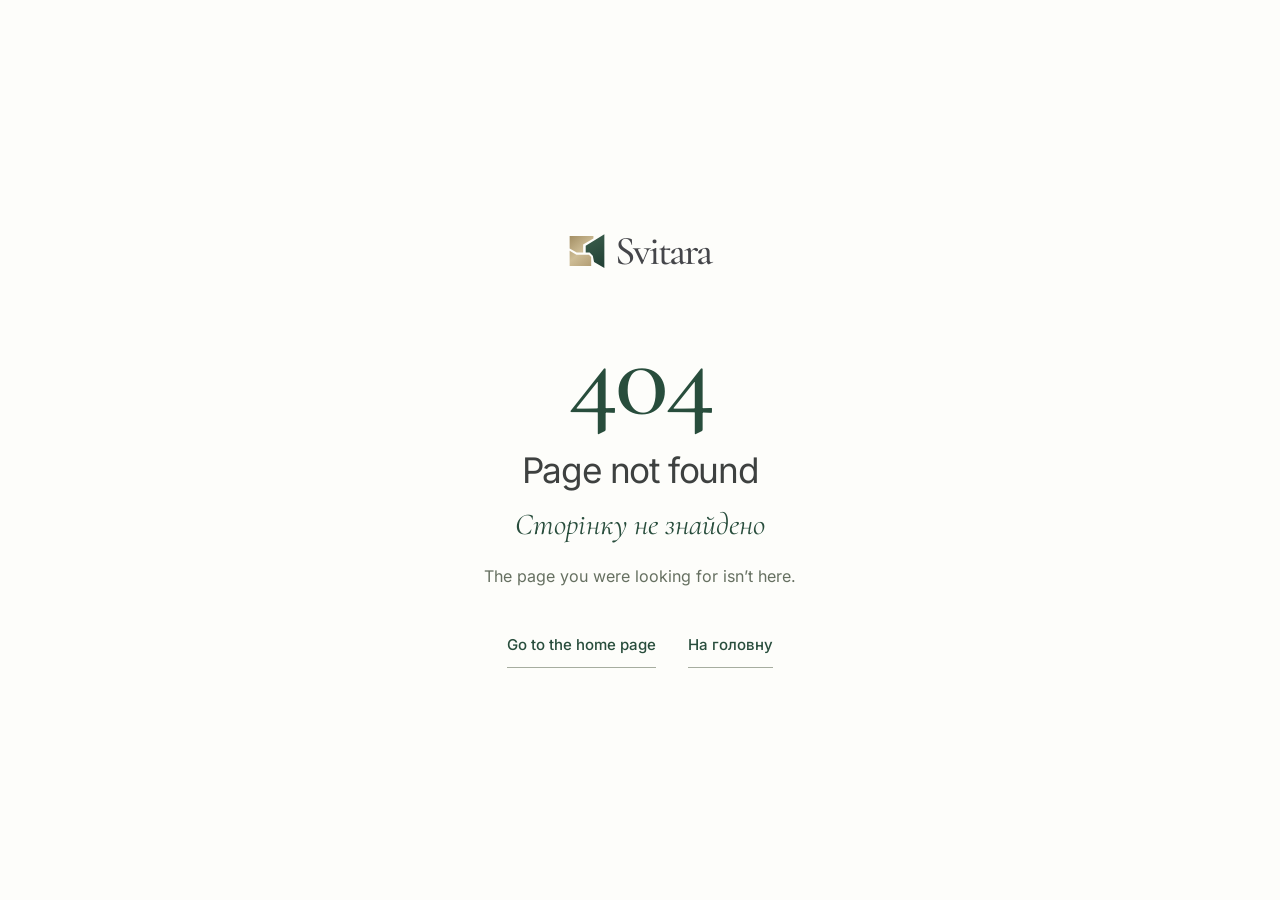
<file: 200.html>
<!DOCTYPE html><html><head><meta charset="utf-8"><meta http-equiv="Content-Security-Policy" content="default-src 'self'; script-src 'self' 'sha256-VlZl3muy3adk8agBpp4SFvWrXLCEbgrve4aflmU/u1I=' 'sha256-pIhvPJyOnNd3pIbtKkoFa7lh/qWv2hi28EfiWvZNve8='; style-src 'self' 'sha256-BZgqGB9O7kjaJUNjcawEjA/yw7VzY2d4rf5Ttmofl3M=' 'sha256-de2Mj8yPY2+h8FIM3bMvuDrzHVG9mU0ND26hfcahqTI='; img-src 'self' data:; font-src 'self'; media-src 'self' blob:; connect-src 'self'; object-src 'none'; base-uri 'self'; form-action 'none'; upgrade-insecure-requests"><meta name="viewport" content="width=device-width, initial-scale=1"><script type="importmap">{"imports":{"#entry":"/_nuxt/B3eWBPCx.js"}}</script><style>.svitara-brand[data-v-3596614c]{color:var(--brand-ink,#45464a);white-space:nowrap;align-items:center;gap:.62rem;transition:color .3s;display:inline-flex}.green-start[data-v-3596614c]{stop-color:var(--brand-green-start,#385a49)}.green-end[data-v-3596614c]{stop-color:var(--brand-green-end,#203e33)}.svitara-brand svg[data-v-3596614c]{flex:none;width:2.25rem;height:2.25rem}.svitara-brand>span[data-v-3596614c]{letter-spacing:-.055em;font:500 2.55rem/.95 Cormorant Garamond,Georgia,serif}</style><style>.error-page[data-v-1a0a7cbe]{color:#3e4140;min-height:100svh;font-family:var(--font-ui);text-align:center;background:#fdfdfa;place-content:center;justify-items:center;gap:.9rem;padding:3rem 1.5rem;display:grid}.error-brand[data-v-1a0a7cbe]{margin-bottom:2rem;text-decoration:none}.error-code[data-v-1a0a7cbe]{color:#284d3c;font:500 clamp(4rem,12vw,7rem)/1 var(--font-serif);letter-spacing:-.03em;margin:0}h1[data-v-1a0a7cbe]{letter-spacing:-.04em;margin:0;font-size:clamp(1.6rem,3vw,2.2rem);font-weight:400}.error-uk[data-v-1a0a7cbe]{color:#284d3c;font:italic 400 clamp(1.4rem,2.6vw,1.9rem)/1.2 var(--font-serif);margin:0}.error-text[data-v-1a0a7cbe]{color:#667061;max-width:28rem;margin:.4rem 0 0;line-height:1.6}.error-links[data-v-1a0a7cbe]{flex-wrap:wrap;justify-content:center;gap:.75rem 2rem;margin-top:1.25rem;display:flex}.error-links a[data-v-1a0a7cbe]{color:#284d3c;border-bottom:1px solid #a6ad9f;align-items:center;min-height:44px;font-size:.9375rem;font-weight:500;text-decoration:none;display:inline-flex}.error-links a[data-v-1a0a7cbe]:hover{color:#7d6636;border-color:#7d6636}.error-page[data-v-1a0a7cbe] :is(a):focus-visible{outline-offset:5px;border-radius:2px;outline:2px solid #8e743f}</style><link rel="stylesheet" href="/_nuxt/entry.DmG78vzu.css" crossorigin><link rel="modulepreload" as="script" crossorigin href="/_nuxt/B3eWBPCx.js"><script type="module" src="/_nuxt/B3eWBPCx.js" crossorigin></script><meta name="theme-color" content="#fdfdfa"><link rel="icon" type="image/svg+xml" href="/website/favicon.svg"><link rel="apple-touch-icon" href="/website/apple-touch-icon.png"></head><body><div id="__nuxt"></div><div id="teleports"></div><script>window.__NUXT__={};window.__NUXT__.config={public:{siteUrl:"https://svitara.org"},app:{baseURL:"/",buildId:"699a9489-7f68-49b4-a0bf-650c85ca1b34",buildAssetsDir:"/_nuxt/",cdnURL:""}}</script><script type="application/json" data-nuxt-data="nuxt-app" data-ssr="false" id="__NUXT_DATA__">[{"prerenderedAt":1,"serverRendered":2},1791149487529,false]</script></body></html>
</file>
<file: _nuxt/entry.DmG78vzu.css>
@font-face{font-family:Inter;font-style:normal;font-weight:400;font-display:swap;src:url(../fonts/inter-cyrillic-400-normal.woff2)format("woff2");unicode-range:U+301,U+400-45F,U+490-491,U+4B0-4B1,U+2116}@font-face{font-family:Inter;font-style:normal;font-weight:400;font-display:swap;src:url(../fonts/inter-latin-400-normal.woff2)format("woff2");unicode-range:U+??,U+131,U+152-153,U+2BB-2BC,U+2C6,U+2DA,U+2DC,U+304,U+308,U+329,U+2000-206F,U+20AC,U+2122,U+2191,U+2193,U+2212,U+2215,U+FEFF,U+FFFD}@font-face{font-family:Inter;font-style:normal;font-weight:500;font-display:swap;src:url(../fonts/inter-cyrillic-500-normal.woff2)format("woff2");unicode-range:U+301,U+400-45F,U+490-491,U+4B0-4B1,U+2116}@font-face{font-family:Inter;font-style:normal;font-weight:500;font-display:swap;src:url(../fonts/inter-latin-500-normal.woff2)format("woff2");unicode-range:U+??,U+131,U+152-153,U+2BB-2BC,U+2C6,U+2DA,U+2DC,U+304,U+308,U+329,U+2000-206F,U+20AC,U+2122,U+2191,U+2193,U+2212,U+2215,U+FEFF,U+FFFD}@font-face{font-family:Inter;font-style:normal;font-weight:600;font-display:swap;src:url(../fonts/inter-cyrillic-600-normal.woff2)format("woff2");unicode-range:U+301,U+400-45F,U+490-491,U+4B0-4B1,U+2116}@font-face{font-family:Inter;font-style:normal;font-weight:600;font-display:swap;src:url(../fonts/inter-latin-600-normal.woff2)format("woff2");unicode-range:U+??,U+131,U+152-153,U+2BB-2BC,U+2C6,U+2DA,U+2DC,U+304,U+308,U+329,U+2000-206F,U+20AC,U+2122,U+2191,U+2193,U+2212,U+2215,U+FEFF,U+FFFD}@font-face{font-family:Cormorant Garamond;font-style:normal;font-weight:500;font-display:swap;src:url(../fonts/cormorant-garamond-cyrillic-500-normal.woff2)format("woff2");unicode-range:U+301,U+400-45F,U+490-491,U+4B0-4B1,U+2116}@font-face{font-family:Cormorant Garamond;font-style:normal;font-weight:500;font-display:swap;src:url(../fonts/cormorant-garamond-latin-500-normal.woff2)format("woff2");unicode-range:U+??,U+131,U+152-153,U+2BB-2BC,U+2C6,U+2DA,U+2DC,U+304,U+308,U+329,U+2000-206F,U+20AC,U+2122,U+2191,U+2193,U+2212,U+2215,U+FEFF,U+FFFD}@font-face{font-family:Cormorant Garamond;font-style:italic;font-weight:400;font-display:swap;src:url(../fonts/cormorant-garamond-cyrillic-400-italic.woff2)format("woff2");unicode-range:U+301,U+400-45F,U+490-491,U+4B0-4B1,U+2116}@font-face{font-family:Cormorant Garamond;font-style:italic;font-weight:400;font-display:swap;src:url(../fonts/cormorant-garamond-latin-400-italic.woff2)format("woff2");unicode-range:U+??,U+131,U+152-153,U+2BB-2BC,U+2C6,U+2DA,U+2DC,U+304,U+308,U+329,U+2000-206F,U+20AC,U+2122,U+2191,U+2193,U+2212,U+2215,U+FEFF,U+FFFD}@font-face{font-family:Cormorant Garamond;font-style:italic;font-weight:500;font-display:swap;src:url(../fonts/cormorant-garamond-cyrillic-500-italic.woff2)format("woff2");unicode-range:U+301,U+400-45F,U+490-491,U+4B0-4B1,U+2116}@font-face{font-family:Cormorant Garamond;font-style:italic;font-weight:500;font-display:swap;src:url(../fonts/cormorant-garamond-latin-500-italic.woff2)format("woff2");unicode-range:U+??,U+131,U+152-153,U+2BB-2BC,U+2C6,U+2DA,U+2DC,U+304,U+308,U+329,U+2000-206F,U+20AC,U+2122,U+2191,U+2193,U+2212,U+2215,U+FEFF,U+FFFD}:root{--font-ui:"Inter", "Segoe UI", system-ui, -apple-system, "Helvetica Neue", Arial, sans-serif;--font-serif:"Cormorant Garamond", Georgia, "Times New Roman", serif}*,:after,:before{box-sizing:border-box}body,html{margin:0;padding:0}html{font-size:clamp(100%,58.3% + .444vw,135%)}body{color:#3e4140;-webkit-font-smoothing:antialiased;text-rendering:optimizelegibility;background:#fdfdfa;font-size:1rem;line-height:1.5}body,h1,h2,h3,h4{font-family:var(--font-ui)}h1,h2,h3,h4{margin:0;font-weight:500;line-height:1.25}p{margin:0}button{font:inherit}img,video{max-width:100%;display:block}.visually-hidden{clip:rect(0,0,0,0);white-space:nowrap;border:0;width:1px;height:1px;margin:-1px;padding:0;position:absolute;overflow:hidden}@media (prefers-reduced-motion:reduce){*,:after,:before{scroll-behavior:auto!important;transition-duration:.001ms!important;animation-duration:.001ms!important;animation-iteration-count:1!important}}.svitara-brand[data-v-3596614c]{color:var(--brand-ink,#45464a);white-space:nowrap;align-items:center;gap:.62rem;transition:color .3s;display:inline-flex}.green-start[data-v-3596614c]{stop-color:var(--brand-green-start,#385a49)}.green-end[data-v-3596614c]{stop-color:var(--brand-green-end,#203e33)}.svitara-brand svg[data-v-3596614c]{flex:none;width:2.25rem;height:2.25rem}.svitara-brand>span[data-v-3596614c]{letter-spacing:-.055em;font:500 2.55rem/.95 Cormorant Garamond,Georgia,serif}.error-page[data-v-1a0a7cbe]{color:#3e4140;min-height:100svh;font-family:var(--font-ui);text-align:center;background:#fdfdfa;place-content:center;justify-items:center;gap:.9rem;padding:3rem 1.5rem;display:grid}.error-brand[data-v-1a0a7cbe]{margin-bottom:2rem;text-decoration:none}.error-code[data-v-1a0a7cbe]{color:#284d3c;font:500 clamp(4rem,12vw,7rem)/1 var(--font-serif);letter-spacing:-.03em;margin:0}h1[data-v-1a0a7cbe]{letter-spacing:-.04em;margin:0;font-size:clamp(1.6rem,3vw,2.2rem);font-weight:400}.error-uk[data-v-1a0a7cbe]{color:#284d3c;font:italic 400 clamp(1.4rem,2.6vw,1.9rem)/1.2 var(--font-serif);margin:0}.error-text[data-v-1a0a7cbe]{color:#667061;max-width:28rem;margin:.4rem 0 0;line-height:1.6}.error-links[data-v-1a0a7cbe]{flex-wrap:wrap;justify-content:center;gap:.75rem 2rem;margin-top:1.25rem;display:flex}.error-links a[data-v-1a0a7cbe]{color:#284d3c;border-bottom:1px solid #a6ad9f;align-items:center;min-height:44px;font-size:.9375rem;font-weight:500;text-decoration:none;display:inline-flex}.error-links a[data-v-1a0a7cbe]:hover{color:#7d6636;border-color:#7d6636}.error-page[data-v-1a0a7cbe] :is(a):focus-visible{outline-offset:5px;border-radius:2px;outline:2px solid #8e743f}
</file>
<file: _nuxt/SvitaraHome.BL7d7mS4.css>
.language-switch[data-v-ff189780]{flex:none;gap:.15rem}.language-option[data-v-ff189780],.language-switch[data-v-ff189780]{align-items:center;display:inline-flex}.language-option[data-v-ff189780]{color:#6a7265;letter-spacing:.08em;justify-content:center;min-width:32px;min-height:32px;padding:0 .3rem;font-size:.75rem;font-weight:500;text-decoration:none}.language-option+.language-option[data-v-ff189780]:before{content:"";background:#c9ccc1;width:1px;height:.8rem;margin-right:.6rem}.language-option[data-v-ff189780]:hover{color:#284d3c}.language-option.is-current[data-v-ff189780]{color:#2f3a33;text-underline-offset:5px;-webkit-text-decoration:underline;text-decoration:underline;text-decoration-thickness:1px}.language-option[data-v-ff189780]:focus-visible{outline-offset:2px;outline:2px solid #8e743f}@media (prefers-contrast:more){.language-option[data-v-ff189780]{color:#3e4140}}.hero[data-v-22df1fe7]{color:#fff;background:#293c33;flex-direction:column;min-height:100svh;margin-top:-5.25rem;display:flex;position:relative;overflow:hidden}.hero-image[data-v-22df1fe7],.hero-shade[data-v-22df1fe7],.hero-video[data-v-22df1fe7]{width:100%;max-width:none;height:100%;position:absolute;inset:0}.hero-image[data-v-22df1fe7],.hero-video[data-v-22df1fe7] video{-o-object-fit:cover;object-fit:cover;-o-object-position:center top;object-position:center top}.hero-video[data-v-22df1fe7]{z-index:0;opacity:0;transition:opacity .35s}.hero-video.is-ready[data-v-22df1fe7]{opacity:1}.hero-video[data-v-22df1fe7] video{width:100%;max-width:none;height:100%;position:absolute;inset:0}.hero-video[data-v-22df1fe7] .hero-scene{opacity:0}.hero-video[data-v-22df1fe7] .hero-scene.is-leaving{z-index:1;opacity:1}.hero-video[data-v-22df1fe7] .hero-scene.is-active{z-index:2;opacity:1;transition:opacity .7s ease-in-out}.hero-shade[data-v-22df1fe7]{background:linear-gradient(#0a14108c,#0a141000 11rem),linear-gradient(#0f1d184d,#0f1d1880 48%,#0f1d18c7)}.hero-copy[data-v-22df1fe7]{z-index:1;text-align:center;flex-direction:column;flex:1;justify-content:center;align-items:center;padding:8.25rem 1.5rem 7rem;display:flex;position:relative}h1[data-v-22df1fe7]{text-shadow:0 1px 14px #08140e73;color:#fff;opacity:.78;letter-spacing:-.055em;max-width:16em;font-size:clamp(3.3rem,6vw,6.5rem);font-weight:400;line-height:1.08}h1 em[data-v-22df1fe7]{color:#e6d4a8;font:italic 400 1.24em/.96 var(--font-serif);letter-spacing:-.03em}.hero-bottom[data-v-22df1fe7]{z-index:2;justify-content:flex-end;align-items:end;gap:1rem;display:flex;position:absolute;bottom:2rem;left:max(4.3%,50% - 40.875rem);right:max(4.3%,50% - 40.875rem)}.motion-toggle[data-v-22df1fe7]{color:#fff;opacity:.7;cursor:pointer;background:0 0;border:0;border-radius:50%;place-items:center;width:24px;height:24px;padding:0;transition:opacity .2s,background-color .2s;display:grid}.motion-toggle svg[data-v-22df1fe7]{width:8px;height:8px}.motion-toggle[data-v-22df1fe7]:focus-visible,.motion-toggle[data-v-22df1fe7]:hover{opacity:1;background:#1c302a99}.hero button[data-v-22df1fe7]:focus-visible{outline-offset:5px;box-shadow:none;outline:2px solid #f7e0aa}@media (width<=700px){.hero[data-v-22df1fe7]{margin-top:-72px}.hero-shade[data-v-22df1fe7]{background:linear-gradient(#0a141080,#0a141000 8rem),linear-gradient(#0f1d181f,#0f1d1847 35%,#0f1d18d1 72%,#0f1d18e6)}.hero-copy[data-v-22df1fe7]{justify-content:flex-end;padding:calc(72px + 2rem) 1.25rem 2.5rem}h1[data-v-22df1fe7]{letter-spacing:-.05em;text-wrap:balance;font-size:clamp(2.25rem,9.2vw,3.4rem)}.hero-bottom[data-v-22df1fe7]{inset:calc(72px + 1rem) 1rem auto auto}}@media (orientation:portrait){.hero[data-v-22df1fe7]{--header:5.25rem;height:calc(100vh - var(--header));height:calc(100svh - var(--header));min-height:0;margin-top:0}.hero-image[data-v-22df1fe7]{-o-object-position:62% center;object-position:62% center}.hero-video[data-v-22df1fe7] video{-o-object-position:var(--focus,50%) center;object-position:var(--focus,50%) center}.hero-shade[data-v-22df1fe7]{background:linear-gradient(#0f1d1833,#0f1d186b 50%,#0f1d189e)}.hero-copy[data-v-22df1fe7]{justify-content:center;padding:1.5rem 1.25rem}.hero-bottom[data-v-22df1fe7]{inset:auto .9rem .9rem auto}}@media (orientation:portrait) and (width<=700px){.hero[data-v-22df1fe7]{--header:72px}}@media (prefers-reduced-motion:no-preference){.hero-copy[data-v-22df1fe7]>*{animation:1.2s cubic-bezier(.22,1,.36,1) both hero-rise-22df1fe7}}@keyframes hero-rise-22df1fe7{0%{opacity:0;transform:translateY(18px)}}@media (prefers-reduced-motion:reduce){.hero-video[data-v-22df1fe7]{display:none}}@media (prefers-contrast:more){.hero-shade[data-v-22df1fe7]{background:#0a1410c7}.motion-toggle[data-v-22df1fe7],h1[data-v-22df1fe7]{opacity:1}}.pathway-tabs[data-v-b60e64dc]{grid-template-columns:repeat(3,minmax(0,1fr));justify-items:center;gap:clamp(1.5rem,4vw,3.5rem);display:grid}.pathway-tab[data-v-b60e64dc]{color:#fff;cursor:pointer;background:0 0;border:0;flex-direction:column;align-items:center;gap:.75rem;max-width:21.25rem;padding:0;display:flex}.pathway-media[data-v-b60e64dc],.pathway-tab[data-v-b60e64dc]{width:100%;position:relative}.pathway-media[data-v-b60e64dc]{aspect-ratio:1;isolation:isolate;border-radius:50%;transition:box-shadow .25s;display:block;overflow:hidden;box-shadow:0 0 0 1px #b7bbaf}.pathway-media img[data-v-b60e64dc],.pathway-media[data-v-b60e64dc]:after{z-index:-2;-o-object-fit:cover;object-fit:cover;-o-object-position:52% center;object-position:52% center;width:100%;max-width:none;height:100%;position:absolute;inset:0}.pathway-media img[data-v-b60e64dc],.pathway-video[data-v-b60e64dc]{filter:grayscale(.8)brightness(.88);transition:filter .35s,transform .7s cubic-bezier(.22,1,.36,1)}.pathway-video[data-v-b60e64dc]{z-index:-2;opacity:0;transition:filter .35s,opacity .4s;position:absolute;inset:0}.pathway-video.is-ready[data-v-b60e64dc]{opacity:1}.pathway-video[data-v-b60e64dc] video{-o-object-fit:cover;object-fit:cover;-o-object-position:52% center;object-position:52% center;width:100%;max-width:none;height:100%;position:absolute;inset:0}.pathway-video[data-v-b60e64dc] video.is-front{z-index:1}.pathway-media[data-v-b60e64dc]:after{z-index:-1;content:"";background:linear-gradient(#11281e24 8%,#11281e8c 56%,#11281e99)}.pathway-number[data-v-b60e64dc]{color:#fff;letter-spacing:.05em;background:#183b2bd9;border:1px solid #ffffff59;border-radius:50%;place-items:center;width:2rem;height:2rem;font-size:.75rem;display:grid;position:absolute;top:18%;left:18%}.pathway-title[data-v-b60e64dc]{pointer-events:none;font:italic 500 clamp(1.65rem,2.8vw,2.6rem)/1.05 var(--font-serif);letter-spacing:-.035em;text-align:center;text-shadow:0 2px 12px #08201580;place-items:center;padding:0 12%;display:grid;position:absolute;inset:0}.pathway-tab.is-selected .pathway-media[data-v-b60e64dc]{box-shadow:0 0 0 5px #fdfdfa,0 0 0 8px #284d3c}.pathway-tab.is-selected .pathway-media img[data-v-b60e64dc],.pathway-tab.is-selected .pathway-video[data-v-b60e64dc]{filter:saturate(.92)contrast(1.03)}.pathway-tab:not(.is-selected):hover .pathway-media[data-v-b60e64dc]{box-shadow:0 0 0 1px #284d3c}.pathway-tab:not(.is-selected):hover .pathway-media img[data-v-b60e64dc],.pathway-tab:not(.is-selected):hover .pathway-video[data-v-b60e64dc]{filter:grayscale(.35)brightness(.92)}.pathway-motion-row[data-v-b60e64dc]{justify-content:flex-end;max-width:72rem;margin:1rem auto -1rem;display:flex}.pathway-motion[data-v-b60e64dc]{color:#284d3c;cursor:pointer;opacity:.65;background:0 0;border:0;border-radius:50%;place-items:center;width:24px;height:24px;padding:0;transition:opacity .2s,background-color .2s;display:grid}.pathway-motion svg[data-v-b60e64dc]{width:8px;height:8px}.pathway-motion[data-v-b60e64dc]:focus-visible,.pathway-motion[data-v-b60e64dc]:hover{opacity:1;background:#eef0ea}.pathway-motion[data-v-b60e64dc]:focus-visible{outline-offset:3px;outline:2px solid #8e743f}.pathway-tab[data-v-b60e64dc]:focus-visible{outline:none}.pathway-tab:focus-visible .pathway-media[data-v-b60e64dc]{outline-offset:12px;outline:3px solid #8e743f}.pathway-panel[data-v-b60e64dc]{text-align:center;border-top:1px solid #dedfd7;align-content:start;justify-items:center;gap:.75rem;max-width:46rem;min-height:150px;margin:2.25rem auto 0;padding-top:2rem;display:grid}.pathway-panel[data-v-b60e64dc]:focus-visible{outline-offset:6px;outline:2px solid #8e743f}.pathway-panel h3[data-v-b60e64dc]{color:#3a4139;letter-spacing:-.03em;font-size:1.25rem;font-weight:500;line-height:1.45}.pathway-panel p[data-v-b60e64dc]{color:#5b6456;max-width:42rem;font-size:1rem;line-height:1.8}@media (hover:hover) and (pointer:fine){.pathway-tab:hover .pathway-media img[data-v-b60e64dc]{transform:scale(1.04)}}@media (width<=800px){.pathway-panel[data-v-b60e64dc]{text-align:left;justify-items:start;max-width:none}}@media (width<=700px){.pathway-tabs[data-v-b60e64dc]{align-items:start;gap:.75rem}.pathway-tab[data-v-b60e64dc]{color:#2f3a33;gap:.6rem}.pathway-number[data-v-b60e64dc]{display:none}.pathway-title[data-v-b60e64dc]{font:500 .875rem/1.3 var(--font-ui);letter-spacing:-.01em;text-shadow:none;padding:0;position:static}.pathway-tab.is-selected .pathway-media[data-v-b60e64dc]{box-shadow:0 0 0 3px #fdfdfa,0 0 0 6px #284d3c}.pathway-tab.is-selected .pathway-title[data-v-b60e64dc]{color:#284d3c;text-underline-offset:5px;-webkit-text-decoration:underline;text-decoration:underline;text-decoration-thickness:1px}.pathway-tab:focus-visible .pathway-media[data-v-b60e64dc]{outline-offset:8px}.pathway-panel[data-v-b60e64dc]{min-height:0;margin-top:1.5rem;padding-top:1.5rem}}@media (prefers-reduced-motion:reduce){.pathway-media[data-v-b60e64dc],.pathway-media img[data-v-b60e64dc]{transition:none}.pathway-tab:hover .pathway-media img[data-v-b60e64dc]{transform:none}}@media (prefers-contrast:more){.pathway-media[data-v-b60e64dc]{box-shadow:0 0 0 1px #3e4140}.pathway-panel p[data-v-b60e64dc]{color:#3e4140}}.svitara-site[data-v-e5edd54d]{--site-green:#284d3c;--site-ink:#3e4140;--site-muted:#667061;--site-gold-text:#7a6843;--site-hover:#7d6636;--site-line:#dedfd7;color:var(--site-ink);font-family:var(--font-ui);--section-gap:clamp(7rem, 13vw, 12rem);background:#fdfdfa;font-size:1rem}.svitara-site h2[data-v-e5edd54d]{color:var(--site-ink);letter-spacing:-.05em;font-size:clamp(2.3rem,3.7vw,3.7rem);font-weight:400;line-height:1.13}.svitara-site h2 em[data-v-e5edd54d]{font-family:var(--font-serif);letter-spacing:-.035em;color:var(--site-green);font-size:1.22em;font-weight:400}.svitara-site a[data-v-e5edd54d]{color:inherit}.svitara-site[data-v-e5edd54d] :is(a,button,summary):focus-visible{outline-offset:5px;box-shadow:none;border-radius:2px;outline:2px solid #8e743f}.svitara-site section[id][data-v-e5edd54d]{scroll-margin-top:7rem}.reveal-ready [data-reveal].is-revealed[data-v-e5edd54d]{transition:opacity .9s cubic-bezier(.25,.7,.3,1) var(--reveal-delay,0s),transform 1.1s cubic-bezier(.22,1,.36,1) var(--reveal-delay,0s)}.reveal-ready [data-reveal][data-v-e5edd54d]:not(.is-revealed):not(:focus-within){opacity:0;transform:translateY(28px)}.site-skip[data-v-e5edd54d]{z-index:30;color:#284d3c;background:#fff;padding:.8rem 1.2rem;position:fixed;top:.75rem;left:1rem;transform:translateY(-180%)}.site-skip[data-v-e5edd54d]:focus{transform:translateY(0)}.site-footer[data-v-e5edd54d],.site-header[data-v-e5edd54d]{--brand-green-start:#a9c9b8;--brand-green-end:#7aa28e}.site-header[data-v-e5edd54d]{z-index:20;-webkit-backdrop-filter:blur(12px);backdrop-filter:blur(12px);background:#fdfdfaf5;border-bottom:1px solid #dedfd770;justify-content:space-between;align-items:center;gap:2rem;height:5.25rem;padding:0 clamp(1.25rem,3vw,3.5rem);transition:background-color .3s,border-color .3s,color .3s;display:flex;position:sticky;top:0}@media (orientation:landscape){.site-header.is-over-hero[data-v-e5edd54d]:not(:hover):not(:focus-within){-webkit-backdrop-filter:none;backdrop-filter:none;color:#fff;--brand-ink:#fff;background-color:#0000;border-bottom-color:#0000}.site-header.is-over-hero:not(:hover):not(:focus-within) .menu-toggle[data-v-e5edd54d]{color:#fff}.site-header.is-over-hero[data-v-e5edd54d]:not(:hover):not(:focus-within) .language-option{color:#ffffffd9}.site-header.is-over-hero[data-v-e5edd54d]:not(:hover):not(:focus-within) .language-option.is-current{color:#fff}.site-header.is-over-hero[data-v-e5edd54d]:not(:hover):not(:focus-within) .language-option+.language-option:before{background:#ffffff73}}@media (orientation:portrait){.site-header[data-v-e5edd54d]:before{content:"";pointer-events:none;background:#fdfdfa;height:120px;position:absolute;bottom:100%;left:0;right:0}}.brand-link[data-v-e5edd54d]{text-decoration:none;display:inline-flex}.desktop-nav[data-v-e5edd54d]{align-items:center;gap:clamp(1.2rem,2.1vw,2.5rem);margin-left:auto;display:flex}.desktop-nav a[data-v-e5edd54d]{white-space:nowrap;align-items:center;min-height:44px;font-size:.875rem;text-decoration:none;display:inline-flex}.desktop-nav a[data-v-e5edd54d]:hover{color:var(--site-hover)}.header-actions[data-v-e5edd54d]{align-items:center;gap:1.25rem;margin-left:.5rem;display:flex}.menu-toggle[data-v-e5edd54d]{display:none}.mobile-nav[data-v-e5edd54d]{border-bottom:1px solid var(--site-line);background:#fdfdfa;gap:.2rem;padding:1rem 1.5rem 1.5rem;display:grid;position:absolute;top:100%;left:0;right:0;box-shadow:0 12px 16px #284d3c0c}.mobile-nav a[data-v-e5edd54d]{padding:.75rem 0;text-decoration:none}.purpose-strip[data-v-e5edd54d]{border-bottom:1px solid var(--site-line);flex-wrap:wrap;justify-content:center;align-items:center;gap:1rem 2.5rem;min-height:4.875rem;padding:1rem max(4.3%,50% - 40.875rem);display:flex}.purpose-strip span[data-v-e5edd54d]{letter-spacing:.12em;text-transform:uppercase;font-size:.75rem;font-weight:500}.section-wrap[data-v-e5edd54d]{max-width:93.75rem;margin:0 auto;padding-left:clamp(1.25rem,6vw,6rem);padding-right:clamp(1.25rem,6vw,6rem)}.eyebrow[data-v-e5edd54d]{color:#5f6a5a;letter-spacing:.13em;text-transform:uppercase;align-items:center;gap:.7rem;font-size:.75rem;font-weight:500;line-height:1.5;display:flex}.section-index[data-v-e5edd54d]{color:var(--site-gold-text);letter-spacing:0}.text-link[data-v-e5edd54d]{border-bottom:1px solid #a6ad9f;justify-content:space-between;align-items:center;gap:1.5rem;min-height:44px;padding:.4rem 0;font-size:.875rem;font-weight:500;text-decoration:none;display:inline-flex}.text-link[data-v-e5edd54d]:hover{color:var(--site-hover);border-color:var(--site-hover)}.section-center[data-v-e5edd54d]{text-align:center}.section-center .eyebrow[data-v-e5edd54d]{justify-content:center}.problem[data-v-e5edd54d]{padding-top:clamp(6rem,10vw,9rem)}.problem-head[data-v-e5edd54d]{justify-items:center;gap:1.75rem;display:grid}.problem-head .eyebrow[data-v-e5edd54d]{margin-bottom:1.5rem}.problem-lead[data-v-e5edd54d]{color:#434b40;text-wrap:pretty;max-width:40rem;font-size:1.125rem;line-height:1.65}.problem-stats[data-v-e5edd54d]{grid-template-columns:repeat(3,minmax(0,1fr));gap:clamp(2rem,5vw,5rem);max-width:62rem;margin:clamp(3.5rem,5vw,4.5rem) auto 0;padding:0;list-style:none;display:grid}.problem-stats>li[data-v-e5edd54d]{align-content:start;justify-items:center;gap:.6rem;display:grid}.problem-value[data-v-e5edd54d]{color:var(--site-green);font:500 clamp(2.8rem,4.2vw,4rem)/1 var(--font-serif);letter-spacing:-.02em;font-variant-numeric:lining-nums}.problem-label[data-v-e5edd54d]{max-width:17rem;color:var(--site-muted);font-size:.9375rem;line-height:1.5}.problem-sources[data-v-e5edd54d]{color:var(--site-muted);margin-top:2rem;font-size:.75rem;line-height:1.6}.problem-sources summary[data-v-e5edd54d]{cursor:pointer;letter-spacing:.06em;align-items:center;gap:.45rem;min-height:32px;list-style:none;display:inline-flex}.problem-sources summary[data-v-e5edd54d]::-webkit-details-marker{display:none}.problem-sources summary[data-v-e5edd54d]:after{content:"+";font-size:.9rem;line-height:1}.problem-sources[open] summary[data-v-e5edd54d]:after{content:"−"}.problem-sources summary[data-v-e5edd54d]:hover{color:var(--site-hover)}.problem-sources ul[data-v-e5edd54d]{justify-items:center;gap:.3rem;margin:.35rem 0 0;padding:0;list-style:none;display:grid}.problem-sources a[data-v-e5edd54d]{text-underline-offset:3px;-webkit-text-decoration:underline #c9ccc2;text-decoration:underline #c9ccc2}.problem-sources a[data-v-e5edd54d]:hover{color:var(--site-hover);text-decoration-color:currentColor}.mission[data-v-e5edd54d]{padding-top:var(--section-gap)}.mission>.eyebrow[data-v-e5edd54d]{margin-bottom:1.5rem}.mission-body[data-v-e5edd54d]{justify-items:center;gap:clamp(2rem,3vw,2.75rem);display:grid}.mission-detail[data-v-e5edd54d]{gap:1.25rem;max-width:40rem;display:grid}.mission-detail p[data-v-e5edd54d]{text-wrap:pretty;color:var(--site-muted);font-size:1rem;line-height:1.75}.mission-detail>p[data-v-e5edd54d]:first-child{color:#434b40;font-size:1.125rem;line-height:1.65}.approach[data-v-e5edd54d]{padding-top:var(--section-gap);padding-bottom:var(--section-gap)}.approach .section-heading[data-v-e5edd54d]{flex-direction:column;align-items:center;gap:1rem}.section-heading[data-v-e5edd54d]{justify-content:space-between;align-items:end;gap:2rem;margin-bottom:2.5rem;display:flex}.section-heading .eyebrow[data-v-e5edd54d]{margin-bottom:1rem}.section-heading>p[data-v-e5edd54d]{color:var(--site-muted);padding-bottom:.3rem;font-size:.9375rem;line-height:1.7}.principles-section[data-v-e5edd54d]{color:#e9eee3;background:radial-gradient(at 12% 0,#385b45,#0000 65%),linear-gradient(120deg,#234434,#193a2c);border-radius:80px;margin:0 2.5%}.principles-inner[data-v-e5edd54d]{text-align:center;max-width:78rem;margin:0 auto;padding:56px 5% 48px}.principles-inner>.eyebrow[data-v-e5edd54d]{color:#c9d3c1;justify-content:center;margin-bottom:.75rem}.principles-inner .section-index[data-v-e5edd54d]{color:#dcc899}.principles-inner h2[data-v-e5edd54d]{color:#fff;font-size:clamp(1.9rem,3vw,2.75rem)}.principles-inner h2 em[data-v-e5edd54d]{color:#d9c393}.principles-inner .principles-intro[data-v-e5edd54d]{color:#d3dbce;margin-top:.9rem;font-size:1rem;line-height:1.65}.principles[data-v-e5edd54d]{text-align:left;grid-template-columns:repeat(4,minmax(0,1fr));margin:2.25rem 0 1.75rem;padding:0;list-style:none;display:grid}.principles>li[data-v-e5edd54d]{grid-template-columns:auto minmax(0,1fr);align-content:start;align-items:center;gap:.65rem;padding:0 1rem;display:grid;position:relative}.principles>li[data-v-e5edd54d]:not(:last-child):before{content:"";background:linear-gradient(90deg,#d4be8f8c,#d4be8f40);height:1px;position:absolute;top:-12px;left:1rem;right:-1rem}.principles>li[data-v-e5edd54d]:after{content:"";background:#d4be8f;border-radius:50%;width:5px;height:5px;position:absolute;top:-14px;left:1rem}.principle-number[data-v-e5edd54d]{color:#d9c393;font:italic 400 2.25rem/1 var(--font-serif);display:block}.principles h3[data-v-e5edd54d]{color:#f6f8f2;letter-spacing:-.02em;margin:0;font-size:1rem;font-weight:500;line-height:1.4}.principles p[data-v-e5edd54d]{color:#c8d4c5;grid-column:1/-1;font-size:.9375rem;line-height:1.65}.light-link[data-v-e5edd54d]{border-color:#c9c6ac7a;color:#f2ebdc!important}.light-link[data-v-e5edd54d]:hover{border-color:#e6d4a8;color:#e6d4a8!important}.principles-section[data-v-e5edd54d] :is(a,button):focus-visible{outline-color:#f7e0aa}.people-section[data-v-e5edd54d]{padding-top:var(--section-gap);padding-bottom:var(--section-gap);grid-template-columns:.95fr 1fr;align-items:center;gap:7%;display:grid}.people-photo[data-v-e5edd54d]{border-radius:8px 130px 8px 8px;align-self:stretch;min-height:39rem;position:relative;overflow:hidden;box-shadow:0 18px 45px #284d3c12}.people-photo[data-v-e5edd54d]:after{content:"";background:linear-gradient(#0000 55%,#172e23b3);position:absolute;inset:0}.people-photo img[data-v-e5edd54d],.people-video[data-v-e5edd54d] video{-o-object-fit:cover;object-fit:cover;-o-object-position:center;object-position:center;width:100%;max-width:none;height:100%;position:absolute;inset:0}.people-video[data-v-e5edd54d]{z-index:0;opacity:0;transition:opacity .4s;position:absolute;inset:0}.people-video.is-ready[data-v-e5edd54d]{opacity:1}.people-video[data-v-e5edd54d] video{opacity:0}.people-video[data-v-e5edd54d] video.is-leaving{z-index:1;opacity:1}.people-video[data-v-e5edd54d] video.is-active{z-index:2;opacity:1;transition:opacity .35s ease-in-out}.people-caption[data-v-e5edd54d]{z-index:1;color:#fff3d9;font:italic 400 clamp(2rem,3vw,3rem)/1.1 var(--font-serif);position:absolute;bottom:2rem;left:2rem;right:1rem}.people-motion[data-v-e5edd54d]{z-index:2;color:#fff;cursor:pointer;opacity:.7;background:0 0;border:0;border-radius:50%;place-items:center;width:24px;height:24px;padding:0;transition:opacity .2s,background-color .2s;display:grid;position:absolute;bottom:.85rem;right:.85rem}.people-motion svg[data-v-e5edd54d]{width:8px;height:8px}.people-motion[data-v-e5edd54d]:focus-visible,.people-motion[data-v-e5edd54d]:hover{opacity:1;background:#1c302a99}.people-motion[data-v-e5edd54d]:focus-visible{outline-offset:3px;outline:2px solid #f7e0aa}.people-camera[data-v-e5edd54d]{z-index:0;position:absolute;inset:0;scale:1.06}@media (prefers-reduced-motion:no-preference){.people-camera[data-v-e5edd54d]{animation:29s ease-in-out infinite people-wander-e5edd54d,37s ease-in-out infinite alternate people-breathe-e5edd54d,43s ease-in-out infinite alternate people-tilt-e5edd54d}.people-photo.is-paused .people-camera[data-v-e5edd54d]{animation-play-state:paused}}@keyframes people-wander-e5edd54d{0%,to{translate:0}22%{translate:-1.1% .5%}47%{translate:.7% -.8%}71%{translate:1% .6%}88%{translate:-.5% -.4%}}@keyframes people-breathe-e5edd54d{0%{scale:1.045}55%{scale:1.07}to{scale:1.055}}@keyframes people-tilt-e5edd54d{0%{rotate:-.22deg}to{rotate:.26deg}}@media (prefers-reduced-motion:reduce){.people-video[data-v-e5edd54d]{display:none}}.people-content>.eyebrow[data-v-e5edd54d]{margin-bottom:1.2rem}.people-content h2[data-v-e5edd54d]{margin-bottom:2rem;font-size:clamp(2rem,3vw,3rem)}.audience-row[data-v-e5edd54d]{border-top:1px solid var(--site-line);grid-template-columns:1.6rem 1fr;gap:1rem;padding:1.45rem 0;display:grid}.audience-row>span[data-v-e5edd54d]{color:var(--site-gold-text);padding-top:.2rem;font-size:.8125rem}.audience-row h3[data-v-e5edd54d]{color:#3e473e;letter-spacing:-.02em;font-size:1.0625rem;font-weight:500;line-height:1.5}.audience-row p[data-v-e5edd54d]{color:var(--site-muted);margin-top:.5rem;font-size:.9375rem;line-height:1.8}.planned-label[data-v-e5edd54d]{vertical-align:middle;color:#4d5649;letter-spacing:.05em;text-transform:uppercase;border:1px solid #c3c8b9;border-radius:999px;margin-left:.6rem;padding:.3rem .55rem;font-size:.75rem;font-weight:500;line-height:1;display:inline-block}.contact-section[data-v-e5edd54d]{padding-bottom:var(--section-gap);justify-items:center;gap:2rem;display:grid}.contact-section .eyebrow[data-v-e5edd54d]{margin-bottom:1.25rem}.contact-details[data-v-e5edd54d]{max-width:34rem}.contact-details>p[data-v-e5edd54d]{color:var(--site-muted);font-size:1rem;line-height:1.8}.contact-details .contact-email[data-v-e5edd54d]{color:var(--site-green);overflow-wrap:anywhere;border-color:#b8a07480;margin-top:1.5rem;padding-bottom:.7rem;font-size:clamp(1.05rem,1.6vw,1.4rem);display:inline-flex}.contact-details .contact-topics[data-v-e5edd54d]{margin-top:1rem;font-size:.8125rem}.site-footer[data-v-e5edd54d]{border-top:1px solid var(--site-line);text-align:center;padding:3.5rem max(6%,50% - 40.875rem) 1.75rem}.footer-main[data-v-e5edd54d]{justify-items:center;gap:1rem;padding-bottom:2.25rem;display:grid}.footer-main>.brand-link[data-v-e5edd54d]{align-self:start}.footer-main>p[data-v-e5edd54d]{color:var(--site-muted);font-size:1rem;line-height:1.7}.footer-main nav[data-v-e5edd54d]{-moz-column-gap:2rem;flex-wrap:wrap;justify-content:center;column-gap:2rem;display:flex}.footer-main nav a[data-v-e5edd54d]{align-items:center;min-height:44px;font-size:.875rem;text-decoration:none;display:flex}.footer-main nav a[data-v-e5edd54d]:hover{text-decoration:underline}.footer-bottom[data-v-e5edd54d]{border-top:1px solid var(--site-line);color:#5f6858;flex-wrap:wrap;justify-content:center;align-items:center;gap:.5rem 2.5rem;padding-top:1.4rem;font-size:.8125rem;line-height:1.7;display:flex}.media-credits[data-v-e5edd54d]{max-width:340px}.media-credits summary[data-v-e5edd54d]{cursor:pointer;align-items:center;gap:.4rem;min-height:32px;display:flex}.media-credits p[data-v-e5edd54d]{padding-top:.5rem}@media (width>=1500px){.principles-section[data-v-e5edd54d]{border-radius:260px}}@media (width>=1181px){.purpose-strip[data-v-e5edd54d]{padding-left:max(clamp(1.25rem,6vw,6rem),50% - 40.875rem);padding-right:max(clamp(1.25rem,6vw,6rem),50% - 40.875rem)}}@media (width<=1180px){.desktop-nav[data-v-e5edd54d]{gap:1.1rem}.header-actions[data-v-e5edd54d]{gap:.9rem;margin-left:.5rem}.site-header[data-v-e5edd54d]{gap:1.25rem}}@media (width<=1100px){.principles[data-v-e5edd54d]{grid-template-columns:repeat(2,minmax(0,1fr));gap:2.25rem 0}.principles>li[data-v-e5edd54d]:nth-child(2):before{display:none}.people-photo[data-v-e5edd54d]{min-height:620px}}@media (width<=1040px){.desktop-nav[data-v-e5edd54d]{display:none}.menu-toggle[data-v-e5edd54d]{min-height:44px;color:var(--site-ink);cursor:pointer;background:0 0;border:0;align-items:center;gap:.7rem;padding:.5rem 0 .5rem .4rem;font-size:.875rem;display:flex}.menu-toggle span[data-v-e5edd54d]{font-size:1.3rem}}@media (width<=800px){.problem[data-v-e5edd54d]{padding-top:64px}.section-center[data-v-e5edd54d]{text-align:left}.section-center .eyebrow[data-v-e5edd54d]{justify-content:flex-start}.problem-head[data-v-e5edd54d]{gap:1.5rem}.problem-head[data-v-e5edd54d],.problem-sources ul[data-v-e5edd54d],.problem-stats>li[data-v-e5edd54d]{justify-items:start}.approach .section-heading[data-v-e5edd54d]{align-items:flex-start}.svitara-site[data-v-e5edd54d]{--section-gap:6rem}.problem-stats[data-v-e5edd54d]{grid-template-columns:1fr;gap:1.75rem;margin-top:2.75rem}.problem-stats>li[data-v-e5edd54d]{gap:.35rem}.problem-value[data-v-e5edd54d]{font-size:2.6rem}.problem-sources[data-v-e5edd54d]{margin-top:1.5rem}.mission-body[data-v-e5edd54d]{justify-items:start;gap:1.75rem}.mission-detail[data-v-e5edd54d]{max-width:none}.section-heading[data-v-e5edd54d]{align-items:start}.section-heading>p[data-v-e5edd54d]{display:none}.principles-section[data-v-e5edd54d]{border-radius:48px}.people-section[data-v-e5edd54d]{grid-template-columns:1fr;gap:3rem}.people-photo[data-v-e5edd54d]{aspect-ratio:1.2;align-self:start;width:100%;min-height:0}.contact-section[data-v-e5edd54d]{justify-items:start;gap:1.75rem}}@media (width<=700px){.site-header[data-v-e5edd54d]{gap:.75rem;height:72px;padding:0 5%}.header-actions[data-v-e5edd54d]{gap:.6rem;margin-left:0}.brand-link[data-v-e5edd54d] .svitara-brand svg{width:1.9rem;height:1.9rem}.brand-link[data-v-e5edd54d] .svitara-brand>span{font-size:2.25rem}.site-header .brand-link[data-v-e5edd54d] .svitara-brand svg{width:1.35rem;height:1.35rem}.site-header .brand-link[data-v-e5edd54d] .svitara-brand>span{font-size:1.55rem}.purpose-strip[data-v-e5edd54d]{text-align:center;justify-content:center;min-height:64px;padding:1rem 1.25rem}.purpose-strip span[data-v-e5edd54d]{letter-spacing:.08em;line-height:1.5}.section-wrap[data-v-e5edd54d]{padding-left:6%;padding-right:6%}.section-heading[data-v-e5edd54d]{margin-bottom:1.75rem}.principles-section[data-v-e5edd54d]{border-radius:32px;margin:0 4%}.principles-inner[data-v-e5edd54d]{padding:40px 7% 36px}.principles[data-v-e5edd54d]{grid-template-columns:1fr;gap:1.25rem}.principles>li[data-v-e5edd54d]{grid-template-columns:2.25rem minmax(0,1fr);gap:.5rem 1rem;padding:0}.principles .principle-number[data-v-e5edd54d]{grid-row:1/3;align-self:start}.principles p[data-v-e5edd54d]{grid-column:2}.principles>li[data-v-e5edd54d]:not(:last-child):before{background:linear-gradient(#d4be8f80,#d4be8f26);width:1px;height:auto;display:block;inset:2.75rem auto -.5rem 1rem}.principles>li[data-v-e5edd54d]:after{display:none}.people-photo[data-v-e5edd54d]{border-top-right-radius:85px}.people-caption[data-v-e5edd54d]{bottom:1.5rem;left:1.5rem}.footer-main[data-v-e5edd54d]{gap:1.5rem}.footer-main nav[data-v-e5edd54d]{grid-template-columns:repeat(2,auto);justify-content:center;display:grid}.footer-main>p[data-v-e5edd54d]{font-size:.9375rem}.footer-bottom[data-v-e5edd54d]{flex-direction:column;gap:.6rem}}@media (width<=380px){.site-header[data-v-e5edd54d]{gap:.5rem;padding:0 4%}.header-actions[data-v-e5edd54d]{gap:.4rem}.menu-toggle[data-v-e5edd54d]{gap:.35rem}.brand-link[data-v-e5edd54d] .svitara-brand>span{font-size:2rem}.brand-link[data-v-e5edd54d] .svitara-brand svg{width:1.7rem;height:1.7rem}}@media (prefers-reduced-motion:reduce){.reveal-ready [data-reveal][data-v-e5edd54d]{transition:none;opacity:1!important;transform:none!important}}@media (prefers-contrast:more){.svitara-site[data-v-e5edd54d]{--site-muted:#4a5246;--site-line:#a9ad9f}.eyebrow[data-v-e5edd54d],.footer-bottom[data-v-e5edd54d]{color:#3e4140}.principles p[data-v-e5edd54d],.principles-inner .principles-intro[data-v-e5edd54d]{color:#eef2ea}}@media print{.reveal-ready [data-reveal][data-v-e5edd54d]{transition:none;opacity:1!important;transform:none!important}}
</file>
